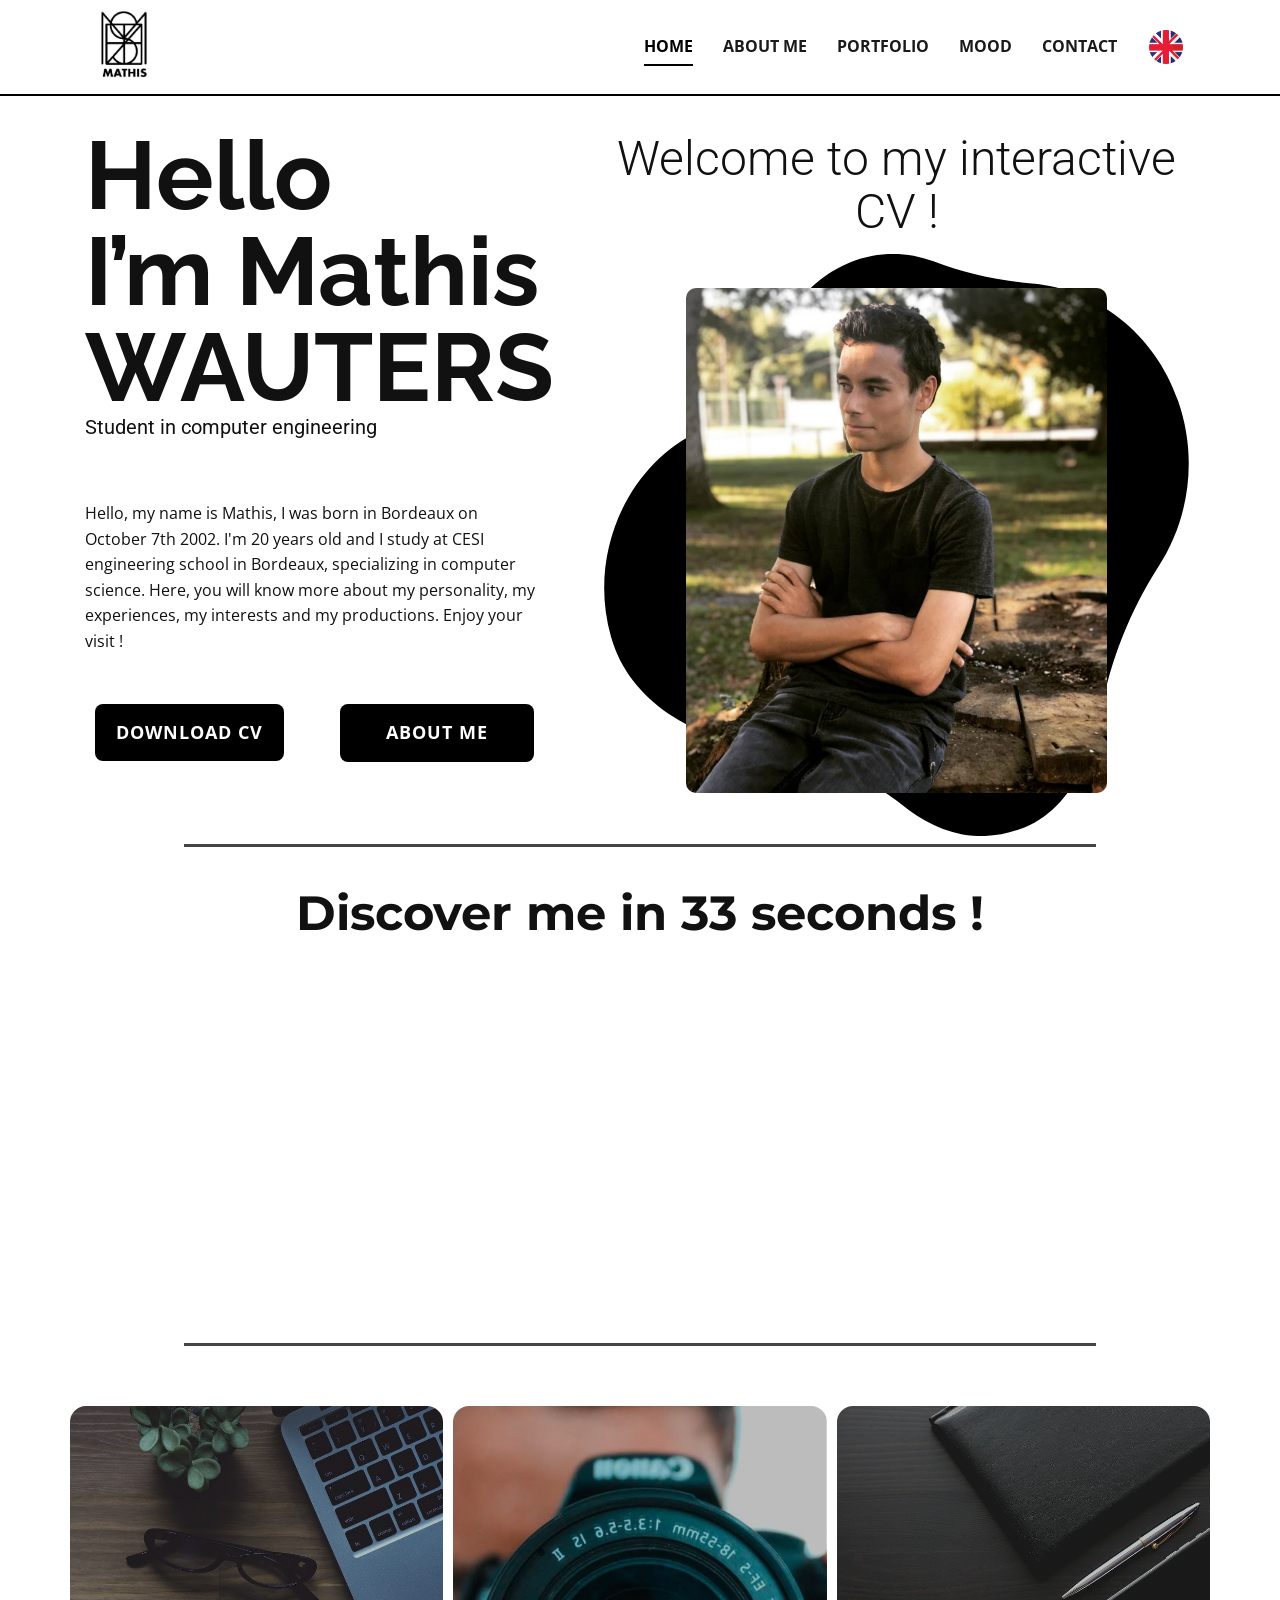
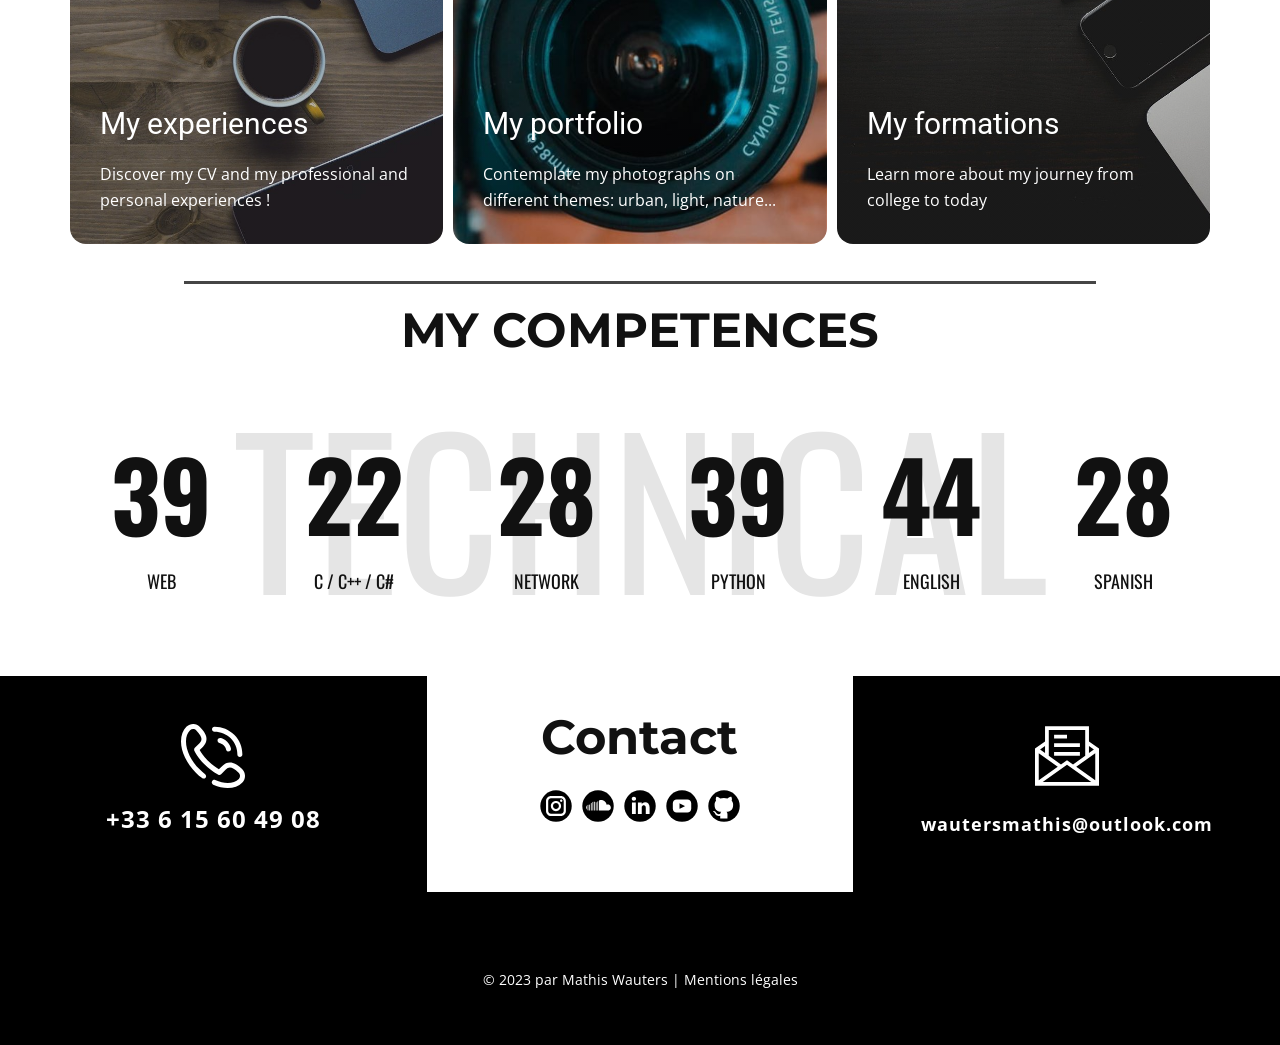
<file: en/index.html>
<!DOCTYPE html>
<html style="font-size: 16px;" lang="fr-FR"><head>
    <meta name="viewport" content="width=device-width, initial-scale=1.0">
    <meta charset="utf-8">
    <meta name="keywords" content="Mathis WAUTERS CV, portfolio, English, engineer">
    <meta name="description" content="Welcome to my Interactive Resume, here you will learn more about my personality, my experiences, my interests and my productions.">
    <meta name="page_type" content="np-template-header-footer-from-plugin">
    <meta property="og:title" content="Interactive CV Mathis WAUTERS">
    <meta property="og:description" content="Here, you will learn more about my personality, my experiences, my interests and my productions.">
    <meta property="og:image" content="http://en.mathiswauters.fr/images/Logofinal.jpg">
    <meta property="og:url" content="http://en.mathiswauters.fr">
    <title>Mathis WAUTERS - Home</title>
    <link rel="stylesheet" href="nicepage.css" media="screen">
<link rel="stylesheet" href="Mathis-WAUTERS---Home.css" media="screen">
    <script class="u-script" type="text/javascript" src="jquery.js" defer=""></script>
    <script class="u-script" type="text/javascript" src="nicepage.js" defer=""></script>
    <link rel="icon" href="images/favicon4.jpg">
    <link id="u-theme-google-font" rel="stylesheet" href="https://fonts.googleapis.com/css?family=Roboto:100,100i,300,300i,400,400i,500,500i,700,700i,900,900i|Open+Sans:300,300i,400,400i,500,500i,600,600i,700,700i,800,800i">
    <link id="u-page-google-font" rel="stylesheet" href="https://fonts.googleapis.com/css?family=Raleway:100,100i,200,200i,300,300i,400,400i,500,500i,600,600i,700,700i,800,800i,900,900i|Roboto:100,100i,300,300i,400,400i,500,500i,700,700i,900,900i|Montserrat:100,100i,200,200i,300,300i,400,400i,500,500i,600,600i,700,700i,800,800i,900,900i|Oswald:200,300,400,500,600,700">
    
    
    
    
    
    
    
    <script type="application/ld+json">{
		"@context": "http://schema.org",
		"@type": "Organization",
		"name": "Mathis WAUTERS EN",
		"logo": "images/petit16107080952654.jpg"
}</script>
    <meta name="theme-color" content="#478ac9">
    <meta property="og:type" content="website">
  </head>
  <body data-home-page="Mathis-WAUTERS---Home.html" data-home-page-title="Mathis WAUTERS - Home" class="u-body u-xl-mode"><header class="u-border-2 u-border-black u-border-no-left u-border-no-right u-border-no-top u-clearfix u-custom-border u-header u-header" id="sec-82a1"><div class="u-clearfix u-sheet u-sheet-1">
        <a href="https://mathiswauters.fr" class="u-image u-logo u-image-1" data-image-width="353" data-image-height="403" title="Mathis WAUTERS - Accueil">
          <img src="images/petit16107080952654.jpg" class="u-logo-image u-logo-image-1">
        </a>
        <nav class="u-menu u-menu-dropdown u-offcanvas u-menu-1" data-position="Menu">
          <div class="menu-collapse" style="font-size: 1rem; letter-spacing: 0px; font-weight: 700; text-transform: uppercase;">
            <a class="u-button-style u-custom-active-border-color u-custom-border u-custom-border-color u-custom-borders u-custom-hover-border-color u-custom-left-right-menu-spacing u-custom-padding-bottom u-custom-text-active-color u-custom-text-color u-custom-text-hover-color u-custom-top-bottom-menu-spacing u-nav-link u-text-active-palette-1-base u-text-hover-palette-2-base" href="#">
              <svg class="u-svg-link" viewBox="0 0 24 24"><use xmlns:xlink="http://www.w3.org/1999/xlink" xlink:href="#menu-hamburger"></use></svg>
              <svg class="u-svg-content" version="1.1" id="menu-hamburger" viewBox="0 0 16 16" x="0px" y="0px" xmlns:xlink="http://www.w3.org/1999/xlink" xmlns="http://www.w3.org/2000/svg"><g><rect y="1" width="16" height="2"></rect><rect y="7" width="16" height="2"></rect><rect y="13" width="16" height="2"></rect>
</g></svg>
            </a>
          </div>
          <div class="u-custom-menu u-nav-container">
            <ul class="u-nav u-spacing-30 u-unstyled u-nav-1"><li class="u-nav-item"><a class="u-border-2 u-border-active-black u-border-hover-black u-border-no-left u-border-no-right u-border-no-top u-button-style u-nav-link u-text-active-black u-text-grey-90 u-text-hover-grey-90" href="Mathis-WAUTERS---Home.html" style="padding: 10px 0px;">Home</a>
</li><li class="u-nav-item"><a class="u-border-2 u-border-active-black u-border-hover-black u-border-no-left u-border-no-right u-border-no-top u-button-style u-nav-link u-text-active-black u-text-grey-90 u-text-hover-grey-90" href="Mathis-WAUTERS---About-me.html" style="padding: 10px 0px;">About me</a>
</li><li class="u-nav-item"><a class="u-border-2 u-border-active-black u-border-hover-black u-border-no-left u-border-no-right u-border-no-top u-button-style u-nav-link u-text-active-black u-text-grey-90 u-text-hover-grey-90" href="Mathis-WAUTERS---Portfolio.html" style="padding: 10px 0px;">Portfolio</a>
</li><li class="u-nav-item"><a class="u-border-2 u-border-active-black u-border-hover-black u-border-no-left u-border-no-right u-border-no-top u-button-style u-nav-link u-text-active-black u-text-grey-90 u-text-hover-grey-90" href="MOOD.html" style="padding: 10px 0px;">MOOD</a>
</li><li class="u-nav-item"><a class="u-border-2 u-border-active-black u-border-hover-black u-border-no-left u-border-no-right u-border-no-top u-button-style u-nav-link u-text-active-black u-text-grey-90 u-text-hover-grey-90" href="Mathis-WAUTERS---Contact.html" style="padding: 10px 0px;">Contact</a>
</li></ul>
          </div>
          <div class="u-custom-menu u-nav-container-collapse">
            <div class="u-black u-container-style u-inner-container-layout u-opacity u-opacity-95 u-sidenav">
              <div class="u-inner-container-layout u-sidenav-overflow">
                <div class="u-menu-close"></div>
                <ul class="u-align-center u-nav u-popupmenu-items u-unstyled u-nav-2"><li class="u-nav-item"><a class="u-button-style u-nav-link" href="Mathis-WAUTERS---Home.html" style="padding: 10px 0px;">Home</a>
</li><li class="u-nav-item"><a class="u-button-style u-nav-link" href="Mathis-WAUTERS---About-me.html" style="padding: 10px 0px;">About me</a>
</li><li class="u-nav-item"><a class="u-button-style u-nav-link" href="Mathis-WAUTERS---Portfolio.html" style="padding: 10px 0px;">Portfolio</a>
</li><li class="u-nav-item"><a class="u-button-style u-nav-link" href="MOOD.html" style="padding: 10px 0px;">MOOD</a>
</li><li class="u-nav-item"><a class="u-button-style u-nav-link" href="Mathis-WAUTERS---Contact.html" style="padding: 10px 0px;">Contact</a>
</li></ul>
              </div>
            </div>
            <div class="u-black u-menu-overlay u-opacity u-opacity-70"></div>
          </div>
        </nav><span class="u-file-icon u-icon u-icon-1" data-href="http://en.mathiswauters.fr"><img src="images/323329.png" alt=""></span>
      </div></header>
    <section class="u-clearfix u-section-1" id="carousel_fb55">
      <div class="u-clearfix u-sheet u-valign-middle u-sheet-1">
        <div class="u-clearfix u-expanded-width u-gutter-0 u-layout-wrap u-layout-wrap-1">
          <div class="u-layout">
            <div class="u-layout-row">
              <div class="u-container-style u-layout-cell u-right-cell u-shape-rectangle u-size-27-xl u-size-30-lg u-size-30-md u-size-30-sm u-size-30-xs u-white u-layout-cell-1">
                <div class="u-container-layout u-container-layout-1">
                  <h2 class="u-align-left u-custom-font u-font-raleway u-text u-text-1">Hello <br>I’m Mathis WAUTERS
                  </h2>
                  <h5 class="u-align-center u-text u-text-2"> Student in computer engineering</h5>
                  <p class="u-align-left-md u-align-left-sm u-align-left-xs u-text u-text-3">Hello, my name is Mathis, I was born in Bordeaux on October 7th 2002. I'm 20 years old and I study at CESI engineering school in Bordeaux, specializing in computer science. Here, you will know more about my personality, my experiences, my interests and my productions. Enjoy your visit !</p>
                  <a href="files/MathisWAUTERSCV-EN-11.pdf" class="u-active-grey-25 u-align-center u-black u-border-none u-btn u-btn-round u-button-style u-file-link u-hidden-xs u-hover-grey-25 u-radius-8 u-text-active-black u-text-body-alt-color u-text-hover-white u-btn-1">Download cV</a>
                  <a href="Mathis-WAUTERS---About-me.html" data-page-id="10380324" class="u-active-grey-25 u-align-center u-black u-border-none u-btn u-btn-round u-button-style u-hidden-xs u-hover-grey-25 u-radius-8 u-text-active-black u-text-body-alt-color u-text-hover-white u-btn-2">ABOUT ME</a>
                </div>
              </div>
              <div class="u-align-center u-container-style u-layout-cell u-left-cell u-size-30-lg u-size-30-md u-size-30-sm u-size-30-xs u-size-33-xl u-layout-cell-2">
                <div class="u-container-layout u-container-layout-2">
                  <h1 class="u-hidden-sm u-hidden-xs u-text u-text-4"> Welcome to my interactive CV !</h1>
                  <div class="u-expanded-width-xs u-shape u-shape-svg u-text-black u-shape-1">
                    <svg class="u-svg-link" preserveAspectRatio="none" viewBox="0 0 160 150" style=""><use xmlns:xlink="http://www.w3.org/1999/xlink" xlink:href="#svg-dd3d"></use></svg>
                    <svg xmlns="http://www.w3.org/2000/svg" xmlns:xlink="http://www.w3.org/1999/xlink" version="1.1" xml:space="preserve" class="u-svg-content" viewBox="0 0 160 150" x="0px" y="0px" id="svg-dd3d"><path d="M43.2,126.9c14.2,1.3,27.6,7,39.1,15.6c8.3,6.1,19.4,10.3,32.7,5.3c11.7-4.4,18.6-17.4,21-30.2c2.6-13.3,8.1-25.9,15.7-37.1
	c8.3-12.1,10.8-27.9,5.3-42.7C150.5,20.3,134.6,9,117,7.6C107.9,6.9,98.8,5,90.1,1.9C83-0.6,75-0.7,67.4,2.1
	c-9.9,3.7-17,11.6-20.1,21c-3.3,10.1-10.9,18-20.6,22.2c-0.1,0-0.1,0.1-0.2,0.1c-20.3,8.9-31,32-24.6,53.2
	C6.9,115.6,25.2,125.2,43.2,126.9z"></path></svg>
                  </div>
                  <img class="u-image u-image-round u-radius-10 u-image-1" src="images/Capture.PNG" alt="" data-image-width="738" data-image-height="886">
                </div>
              </div>
            </div>
          </div>
        </div>
        <div class="u-border-3 u-border-grey-dark-1 u-expanded-width-md u-expanded-width-sm u-expanded-width-xs u-line u-line-horizontal u-line-1"></div>
      </div>
    </section>
    <section class="u-align-center u-clearfix u-white u-section-2" id="sec-21e4">
      <div class="u-clearfix u-sheet u-valign-middle-md u-sheet-1">
        <h2 class="u-custom-font u-font-montserrat u-text u-text-1">Discover me in 33 seconds !</h2>
        <div class="u-expanded-width-xl u-list u-list-1">
          <div class="u-repeater u-repeater-1">
            <div class="u-container-style u-custom-item u-file-link u-list-item u-radius-30 u-repeater-item u-shape-round u-uploaded-video u-video" data-href="files/CVVideoEN-1.mp4">
              <div class="u-background-video u-expanded" style="">
                <div class="embed-responsive">
                  <video class="embed-responsive-item" data-autoplay="1" loop="" muted="" autoplay="autoplay" playsinline="">
                    <source src="files/CVVideoEN-1.mp4" type="video/mp4">
                    <p>Your browser does not support HTML5 video.</p>
                  </video>
                </div>
              </div>
              <div class="u-container-layout u-similar-container u-container-layout-1"></div>
            </div>
          </div>
        </div>
        <div class="u-border-3 u-border-grey-dark-1 u-expanded-width-xs u-line u-line-horizontal u-line-1"></div>
      </div>
    </section>
    <section class="u-clearfix u-section-3" id="sec-1824">
      <div class="u-clearfix u-sheet u-valign-middle-md u-valign-middle-sm u-valign-middle-xs u-sheet-1">
        <div class="u-expanded-width u-list u-list-1">
          <div class="u-repeater u-repeater-1">
            <div class="u-container-style u-image u-image-round u-list-item u-radius-16 u-repeater-item u-shading u-image-1" data-image-width="150" data-image-height="99" data-href="Mathis-WAUTERS---About-me.html#sec-b8e4" data-page-id="10380324">
              <div class="u-container-layout u-similar-container u-valign-top u-container-layout-1">
                <h3 class="u-text u-text-default u-text-1">
                  <a class="u-active-none u-border-none u-btn u-button-link u-button-style u-hover-none u-none u-text-body-alt-color u-btn-1" href="Mathis-WAUTERS---About-me.html" data-page-id="10380324">My experiences</a>
                </h3>
                <p class="u-text u-text-default u-text-2"> Discover my CV and my professional and personal experiences !</p>
              </div>
            </div>
            <div class="u-container-style u-image u-image-round u-list-item u-radius-16 u-repeater-item u-shading u-image-2" data-image-width="931" data-image-height="619" data-href="Mathis-WAUTERS---Portfolio.html" data-page-id="30402758">
              <div class="u-container-layout u-similar-container u-valign-top u-container-layout-2">
                <h3 class="u-text u-text-default u-text-3">
                  <a class="u-active-none u-border-none u-btn u-button-link u-button-style u-hover-none u-none u-text-white u-btn-2" href="Mathis-WAUTERS---Portfolio.html" data-page-id="30402758">My portfolio</a>
                </h3>
                <p class="u-text u-text-default u-text-4">Contemplate my photographs on different themes: urban, light, nature...</p>
              </div>
            </div>
            <div class="u-container-style u-image u-image-round u-list-item u-radius-16 u-repeater-item u-shading u-image-3" data-image-width="1280" data-image-height="853" data-href="Mathis-WAUTERS---About-me.html#carousel_fa4b" data-page-id="10380324">
              <div class="u-container-layout u-similar-container u-valign-top u-container-layout-3">
                <h3 class="u-text u-text-default u-text-5">
                  <a class="u-active-none u-border-none u-btn u-button-link u-button-style u-hover-none u-none u-text-body-alt-color u-btn-3" href="Mathis-WAUTERS---About-me.html" data-page-id="10380324">My formations</a>
                </h3>
                <p class="u-text u-text-default u-text-6">Learn more about my journey from college to today&nbsp;</p>
              </div>
            </div>
          </div>
        </div>
        <div class="u-border-3 u-border-grey-dark-1 u-line u-line-horizontal u-line-1"></div>
        <h1 class="u-align-center u-custom-font u-font-montserrat u-text u-text-7">MY COMPETENCES</h1>
      </div>
    </section>
    <section class="u-align-center-lg u-align-center-md u-align-left-sm u-align-left-xs u-clearfix u-section-4" id="carousel_b328">
      <div class="u-clearfix u-sheet u-valign-middle-md u-valign-middle-sm u-valign-middle-xs u-sheet-1">
        <h2 class="u-align-center u-custom-font u-font-oswald u-text u-text-grey-10 u-text-1">Technical</h2>
        <div class="u-expanded-width-lg u-expanded-width-md u-expanded-width-sm u-expanded-width-xs u-list u-list-1">
          <div class="u-repeater u-repeater-1">
            <div class="u-align-center-xl u-align-left-lg u-align-left-md u-align-left-sm u-align-left-xs u-container-style u-list-item u-repeater-item">
              <div class="u-container-layout u-similar-container u-valign-top-lg u-container-layout-1">
                <h3 class="u-custom-font u-font-oswald u-text u-text-2" data-animation-name="counter" data-animation-event="scroll" data-animation-duration="3000">70</h3>
                <h6 class="u-custom-font u-font-oswald u-text u-text-default u-text-3">WEB</h6>
              </div>
            </div>
            <div class="u-align-center-xl u-align-left-lg u-align-left-md u-align-left-sm u-align-left-xs u-container-style u-list-item u-repeater-item">
              <div class="u-container-layout u-similar-container u-valign-top-lg u-container-layout-2">
                <h3 class="u-custom-font u-font-oswald u-text u-text-4" data-animation-name="counter" data-animation-event="scroll" data-animation-duration="3000">40</h3>
                <h6 class="u-custom-font u-font-oswald u-text u-text-default u-text-5">C / C++ / C#</h6>
              </div>
            </div>
            <div class="u-align-center-xl u-align-left-lg u-align-left-md u-align-left-sm u-align-left-xs u-container-style u-list-item u-repeater-item">
              <div class="u-container-layout u-similar-container u-valign-top-lg u-container-layout-3">
                <h3 class="u-custom-font u-font-oswald u-text u-text-6" data-animation-name="counter" data-animation-event="scroll" data-animation-duration="3000">50<br>
                </h3>
                <h6 class="u-custom-font u-font-oswald u-text u-text-default u-text-7">NETWORK</h6>
              </div>
            </div>
            <div class="u-align-center-xl u-align-left-lg u-align-left-md u-align-left-sm u-align-left-xs u-container-style u-list-item u-repeater-item">
              <div class="u-container-layout u-similar-container u-valign-top-lg u-container-layout-4">
                <h3 class="u-custom-font u-font-oswald u-text u-text-8" data-animation-name="counter" data-animation-event="scroll" data-animation-duration="3000">70</h3>
                <h6 class="u-custom-font u-font-oswald u-text u-text-default u-text-9">Python</h6>
              </div>
            </div>
            <div class="u-align-center-xl u-align-left-lg u-align-left-md u-align-left-sm u-align-left-xs u-container-style u-list-item u-repeater-item">
              <div class="u-container-layout u-similar-container u-valign-top-lg u-container-layout-5">
                <h3 class="u-custom-font u-font-oswald u-text u-text-10" data-animation-name="counter" data-animation-event="scroll" data-animation-duration="3000">80</h3>
                <h6 class="u-custom-font u-font-oswald u-text u-text-default u-text-11">English</h6>
              </div>
            </div>
            <div class="u-align-center-xl u-align-left-lg u-align-left-md u-align-left-sm u-align-left-xs u-container-style u-list-item u-repeater-item">
              <div class="u-container-layout u-similar-container u-valign-top-lg u-container-layout-6">
                <h3 class="u-custom-font u-font-oswald u-text u-text-12" data-animation-name="counter" data-animation-event="scroll" data-animation-duration="3000">50</h3>
                <h6 class="u-custom-font u-font-oswald u-text u-text-default u-text-13">Spanish</h6>
              </div>
            </div>
          </div>
        </div>
      </div>
    </section>
    <section class="u-align-center u-clearfix u-valign-middle u-section-5" id="carousel_7e4b">
      <div class="u-clearfix u-expanded-width u-layout-wrap u-layout-wrap-1">
        <div class="u-layout">
          <div class="u-layout-col">
            <div class="u-size-60">
              <div class="u-layout-row">
                <div class="u-align-center u-black u-container-style u-layout-cell u-left-cell u-size-20-lg u-size-20-xl u-size-22-md u-size-22-sm u-size-22-xs u-layout-cell-1">
                  <div class="u-container-layout u-valign-top-lg u-valign-top-md u-valign-top-sm u-valign-top-xs u-container-layout-1"><span class="u-icon u-icon-circle u-text-white u-icon-1"><svg class="u-svg-link" preserveAspectRatio="xMidYMin slice" viewBox="0 0 511.999 511.999" style=""><use xmlns:xlink="http://www.w3.org/1999/xlink" xlink:href="#svg-0d08"></use></svg><svg class="u-svg-content" viewBox="0 0 511.999 511.999" x="0px" y="0px" id="svg-0d08" style="enable-background:new 0 0 511.999 511.999;"><g><g><g><path d="M267.998,61.092c0.337,0,0.665-0.002,1-0.002c48.74,0,94.412,18.844,128.686,53.118     c34.557,34.557,53.459,80.618,53.225,129.697c-0.052,11.045,8.859,20.042,19.905,20.095c0.033,0,0.064,0,0.097,0     c10.999,0,19.944-8.892,19.997-19.905c0.285-59.837-22.778-116.009-64.94-158.172C384.134,44.088,328.43,21.09,269.004,21.09     c-0.365,0-0.733,0.001-1.099,0.002c-11.046,0.053-19.957,9.05-19.905,20.095C248.053,52.2,256.997,61.092,267.998,61.092z"></path><path d="M511.949,412.553c-0.714-19.805-8.964-38.287-23.229-52.042c-27.931-26.933-51.332-42.481-73.646-48.929     c-30.75-8.887-59.226-0.805-84.641,24.016c-0.038,0.037-0.077,0.075-0.115,0.113l-27.066,26.865     c-16.811-9.444-49.491-30.227-85.234-65.971l-2.632-2.63c-35.508-35.507-56.423-68.373-65.939-85.253l26.839-27.041     c0.038-0.038,0.075-0.076,0.113-0.115c24.821-25.414,32.902-53.892,24.016-84.64c-6.448-22.313-21.995-45.715-48.929-73.646     C137.731,9.015,119.249,0.765,99.446,0.051C79.647-0.662,60.614,6.232,45.865,19.472l-0.574,0.516     c-0.267,0.239-0.527,0.486-0.78,0.739c-29.36,29.358-44.75,70.46-44.508,118.861c0.41,82.22,45.599,176.249,120.879,251.528     c0.063,0.063,0.125,0.124,0.188,0.186c14.152,14.132,30.22,28.116,47.762,41.567c8.765,6.721,21.319,5.063,28.041-3.702     c6.721-8.766,5.064-21.32-3.702-28.041c-16.236-12.448-31.041-25.333-44.004-38.296c-0.062-0.062-0.124-0.124-0.187-0.185     C81.095,294.683,40.361,211.239,40.002,139.387c-0.186-37.276,11.027-68.389,32.431-90.014l0.153-0.138     c14.538-13.048,36.548-12.254,50.108,1.808c51.781,53.698,48.031,79.049,25.151,102.511l-37.074,37.353     c-5.814,5.858-7.433,14.686-4.075,22.226c0.941,2.114,23.709,52.427,80.414,109.132l2.632,2.629     c56.698,56.699,107.011,79.466,109.125,80.408c7.54,3.359,16.368,1.739,22.226-4.075l37.346-37.068     c23.466-22.883,48.818-26.638,102.518,25.145c14.062,13.56,14.856,35.57,1.81,50.105l-0.141,0.157     c-21.45,21.229-52.231,32.433-89.102,32.433c-0.303,0-0.608,0-0.912-0.002c-29.471-0.147-63.598-8.226-98.689-23.362     c-10.142-4.376-21.911,0.3-26.286,10.443c-4.375,10.142,0.301,21.911,10.443,26.286c40.562,17.496,79.029,26.456,114.332,26.633     c0.375,0.001,0.748,0.002,1.122,0.002c47.914-0.001,88.608-15.379,117.738-44.51c0.254-0.254,0.5-0.513,0.739-0.78l0.519-0.577     C505.766,451.385,512.663,432.357,511.949,412.553z"></path><path d="M369.457,142.549c-21.453-21.454-42.043-27.147-51.939-29.884c-10.649-2.945-21.663,3.299-24.607,13.946     c-2.944,10.646,3.299,21.663,13.946,24.607c8.092,2.238,20.32,5.62,34.316,19.615c13.473,13.473,17.052,25.636,19.421,33.685     l0.289,0.979c2.574,8.697,10.538,14.329,19.169,14.329c1.88,0.001,3.792-0.267,5.686-0.828     c10.591-3.135,16.636-14.263,13.5-24.854l-0.271-0.918C395.882,182.744,390.14,163.232,369.457,142.549z"></path>
</g>
</g>
</g></svg></span>
                    <a href="tel:+33615604908" class="u-align-center u-btn u-button-style u-none u-text-active-white u-text-hover-white u-text-white u-btn-1">+33 6 15 60 49 08</a>
                  </div>
                </div>
                <div class="u-align-left u-container-style u-layout-cell u-size-16-md u-size-16-sm u-size-16-xs u-size-20-lg u-size-20-xl u-white u-layout-cell-2">
                  <div class="u-container-layout u-container-layout-2">
                    <h2 class="u-align-center u-custom-font u-font-montserrat u-text u-text-1">Contact</h2>
                    <div class="u-social-icons u-spacing-10 u-social-icons-1">
                      <a class="u-social-url" title="instagram" target="_blank" href="https://instagram.com/mathis_waut"><span class="u-icon u-social-icon u-social-instagram u-text-black u-icon-2"><svg class="u-svg-link" preserveAspectRatio="xMidYMin slice" viewBox="0 0 112 112" style=""><use xmlns:xlink="http://www.w3.org/1999/xlink" xlink:href="#svg-0cc9"></use></svg><svg class="u-svg-content" viewBox="0 0 112 112" x="0" y="0" id="svg-0cc9"><circle fill="currentColor" cx="56.1" cy="56.1" r="55"></circle><path fill="#FFFFFF" d="M55.9,38.2c-9.9,0-17.9,8-17.9,17.9C38,66,46,74,55.9,74c9.9,0,17.9-8,17.9-17.9C73.8,46.2,65.8,38.2,55.9,38.2
z M55.9,66.4c-5.7,0-10.3-4.6-10.3-10.3c-0.1-5.7,4.6-10.3,10.3-10.3c5.7,0,10.3,4.6,10.3,10.3C66.2,61.8,61.6,66.4,55.9,66.4z"></path><path fill="#FFFFFF" d="M74.3,33.5c-2.3,0-4.2,1.9-4.2,4.2s1.9,4.2,4.2,4.2s4.2-1.9,4.2-4.2S76.6,33.5,74.3,33.5z"></path><path fill="#FFFFFF" d="M73.1,21.3H38.6c-9.7,0-17.5,7.9-17.5,17.5v34.5c0,9.7,7.9,17.6,17.5,17.6h34.5c9.7,0,17.5-7.9,17.5-17.5V38.8
C90.6,29.1,82.7,21.3,73.1,21.3z M83,73.3c0,5.5-4.5,9.9-9.9,9.9H38.6c-5.5,0-9.9-4.5-9.9-9.9V38.8c0-5.5,4.5-9.9,9.9-9.9h34.5
c5.5,0,9.9,4.5,9.9,9.9V73.3z"></path></svg></span>
                      </a>
                      <a class="u-social-url" target="_blank" data-type="Soundcloud" title="Soundcloud" href="https://soundcloud.com/mathis-wauters"><span class="u-icon u-social-icon u-social-soundcloud u-text-black u-icon-3"><svg class="u-svg-link" preserveAspectRatio="xMidYMin slice" viewBox="0 0 112 112" style=""><use xmlns:xlink="http://www.w3.org/1999/xlink" xlink:href="#svg-6761"></use></svg><svg class="u-svg-content" viewBox="0 0 112 112" x="0" y="0" id="svg-6761"><circle fill="currentColor" cx="56.1" cy="56.1" r="55"></circle><path fill="#FFFFFF" d="M100.7,59.4c-2.1-10.1-12.2-8.7-14.4-7.6c0,0-0.6-12.8-13.9-16.2c0,0-7-2-12.9,1.5v35c0.9,0,1.8,0,2.7,0
	c2.2,0,4.4,0,6.5,0c2.8,0,5.5,0,8.3,0c2.7,0,5.4,0,8,0c2.1,0,4.1,0,6.2,0c1.6,0,2.6-0.5,3.9-1.1C98,69.3,102.1,66,100.7,59.4z"></path><polygon fill="#FFFFFF" points="53.8,72 56.6,72 56.6,38.7 53.8,41.2 "></polygon><polygon fill="#FFFFFF" points="48.2,72 50.9,72 50.9,43.5 48.2,42 "></polygon><polygon fill="#FFFFFF" points="42.5,72 45.2,72 45.2,41.3 42.5,40.9 "></polygon><polygon fill="#FFFFFF" points="36.7,72 39.4,72 39.4,41.3 36.7,42.4 "></polygon><polygon fill="#FFFFFF" points="31,72 33.8,72 33.8,44.3 31,47 "></polygon><polygon fill="#FFFFFF" points="25.3,72 28,72 28,51.6 25.3,51 "></polygon><polygon fill="#FFFFFF" points="19.6,70.8 22.3,72 22.3,51.2 19.6,52.3 "></polygon><path fill="#FFFFFF" d="M16.9,68.6V54.5C16.9,54.5,10.4,60.9,16.9,68.6z"></path></svg></span>
                      </a>
                      <a class="u-social-url" target="_blank" data-type="LinkedIn" title="LinkedIn" href="https://www.linkedin.com/in/mathiswauters/"><span class="u-icon u-social-icon u-social-linkedin u-text-black u-icon-4"><svg class="u-svg-link" preserveAspectRatio="xMidYMin slice" viewBox="0 0 112 112" style=""><use xmlns:xlink="http://www.w3.org/1999/xlink" xlink:href="#svg-80cb"></use></svg><svg class="u-svg-content" viewBox="0 0 112 112" x="0" y="0" id="svg-80cb"><circle fill="currentColor" cx="56.1" cy="56.1" r="55"></circle><path fill="#FFFFFF" d="M41.3,83.7H27.9V43.4h13.4V83.7z M34.6,37.9L34.6,37.9c-4.6,0-7.5-3.1-7.5-7c0-4,3-7,7.6-7s7.4,3,7.5,7
            C42.2,34.8,39.2,37.9,34.6,37.9z M89.6,83.7H76.2V62.2c0-5.4-1.9-9.1-6.8-9.1c-3.7,0-5.9,2.5-6.9,4.9c-0.4,0.9-0.4,2.1-0.4,3.3v22.5
            H48.7c0,0,0.2-36.5,0-40.3h13.4v5.7c1.8-2.7,5-6.7,12.1-6.7c8.8,0,15.4,5.8,15.4,18.1V83.7z"></path></svg></span>
                      </a>
                      <a class="u-social-url" target="_blank" data-type="YouTube" title="YouTube" href="https://www.youtube.com/channel/UCYos_1NQ1msrE0L66Jc0PIA"><span class="u-icon u-social-icon u-social-youtube u-text-black u-icon-5"><svg class="u-svg-link" preserveAspectRatio="xMidYMin slice" viewBox="0 0 112 112" style=""><use xmlns:xlink="http://www.w3.org/1999/xlink" xlink:href="#svg-a6c1"></use></svg><svg class="u-svg-content" viewBox="0 0 112 112" x="0" y="0" id="svg-a6c1"><circle fill="currentColor" cx="56.1" cy="56.1" r="55"></circle><path fill="#FFFFFF" d="M74.9,33.3H37.3c-7.4,0-13.4,6-13.4,13.4v18.8c0,7.4,6,13.4,13.4,13.4h37.6c7.4,0,13.4-6,13.4-13.4V46.7 C88.3,39.3,82.3,33.3,74.9,33.3L74.9,33.3z M65.9,57l-17.6,8.4c-0.5,0.2-1-0.1-1-0.6V47.5c0-0.5,0.6-0.9,1-0.6l17.6,8.9 C66.4,56,66.4,56.8,65.9,57L65.9,57z"></path></svg></span>
                      </a>
                      <a class="u-social-url" target="_blank" data-type="Github" title="Github" href="https://github.com/DrPicode"><span class="u-icon u-social-github u-social-icon u-text-black u-icon-6"><svg class="u-svg-link" preserveAspectRatio="xMidYMin slice" viewBox="0 0 112 112" style=""><use xmlns:xlink="http://www.w3.org/1999/xlink" xlink:href="#svg-49d8"></use></svg><svg class="u-svg-content" viewBox="0 0 112 112" x="0" y="0" id="svg-49d8"><circle fill="currentColor" cx="56.1" cy="56.1" r="55"></circle><path fill="#FFFFFF" d="M88,51.3c0-5.5-1.9-10.2-5.3-13.7c0.6-1.3,2.3-6.5-0.5-13.5c0,0-4.2-1.4-14,5.3c-4.1-1.1-8.4-1.7-12.7-1.8
	c-4.3,0-8.7,0.6-12.7,1.8c-9.7-6.6-14-5.3-14-5.3c-2.8,7-1,12.2-0.5,13.5C25,41.2,23,45.7,23,51.3c0,19.6,11.9,23.9,23.3,25.2
	c-1.5,1.3-2.8,3.5-3.2,6.8c-3,1.3-10.2,3.6-14.9-4.3c0,0-2.7-4.9-7.8-5.3c0,0-5-0.1-0.4,3.1c0,0,3.3,1.6,5.6,7.5c0,0,3,9.1,17.2,6
	c0,4.3,0.1,8.3,0.1,9.5h25.2c0-1.7,0.1-7.2,0.1-14c0-4.7-1.7-7.9-3.4-9.4C76,75.2,88,70.9,88,51.3z"></path></svg></span>
                      </a>
                    </div>
                  </div>
                </div>
                <div class="u-align-center u-black u-container-style u-layout-cell u-right-cell u-size-20-lg u-size-20-xl u-size-22-md u-size-22-sm u-size-22-xs u-layout-cell-3">
                  <div class="u-container-layout u-valign-top-lg u-container-layout-3"><span class="u-icon u-icon-circle u-text-white u-icon-7"><svg class="u-svg-link" preserveAspectRatio="xMidYMin slice" viewBox="0 0 511.998 511.998" style=""><use xmlns:xlink="http://www.w3.org/1999/xlink" xlink:href="#svg-a61a"></use></svg><svg class="u-svg-content" viewBox="0 0 511.998 511.998" id="svg-a61a"><g><path d="m431.665 139.258v-122.04h-351.332v122.04l-80.333 57.38v298.142h511.998v-298.142zm-249.673 202.811-151.992 108.564v-217.128zm74.007-15.994 194.191 138.705h-388.382zm74.007 15.994 151.992-108.564v217.127zm141.185-137.712-39.526 28.232v-56.464zm-69.526-157.139v206.8l-97.466 69.618-48.2-34.428-48.2 34.428-97.466-69.618v-206.8zm-321.332 185.372-39.526-28.232 39.526-28.232z"></path><path d="m152.716 86.074h103.283v30h-103.283z"></path><path d="m152.716 154.929h206.566v30h-206.566z"></path><path d="m152.716 223.785h206.566v30h-206.566z"></path>
</g></svg></span>
                    <a href="mailto:wautersmathis@outlook.com" class="u-align-center u-btn u-button-style u-none u-text-active-white u-text-hover-white u-text-white u-btn-2">wautersmathis@outlook.com</a>
                  </div>
                </div>
              </div>
            </div>
          </div>
        </div>
      </div>
    </section>
    
    
    
    <footer class="u-align-center u-black u-clearfix u-footer u-footer" id="sec-4aad"><div class="u-clearfix u-sheet u-valign-middle u-sheet-1">
        <p class="u-small-text u-text u-text-variant u-text-1">
          <br>© 2023 par Mathis Wauters | <a href="files/Legalnotice-1.pdf" class="u-active-none u-border-none u-btn u-button-link u-button-style u-file-link u-hover-none u-none u-text-body-alt-color u-btn-1">Mentions légales</a>
        </p>
      </div></footer>
  
</body></html>
</file>
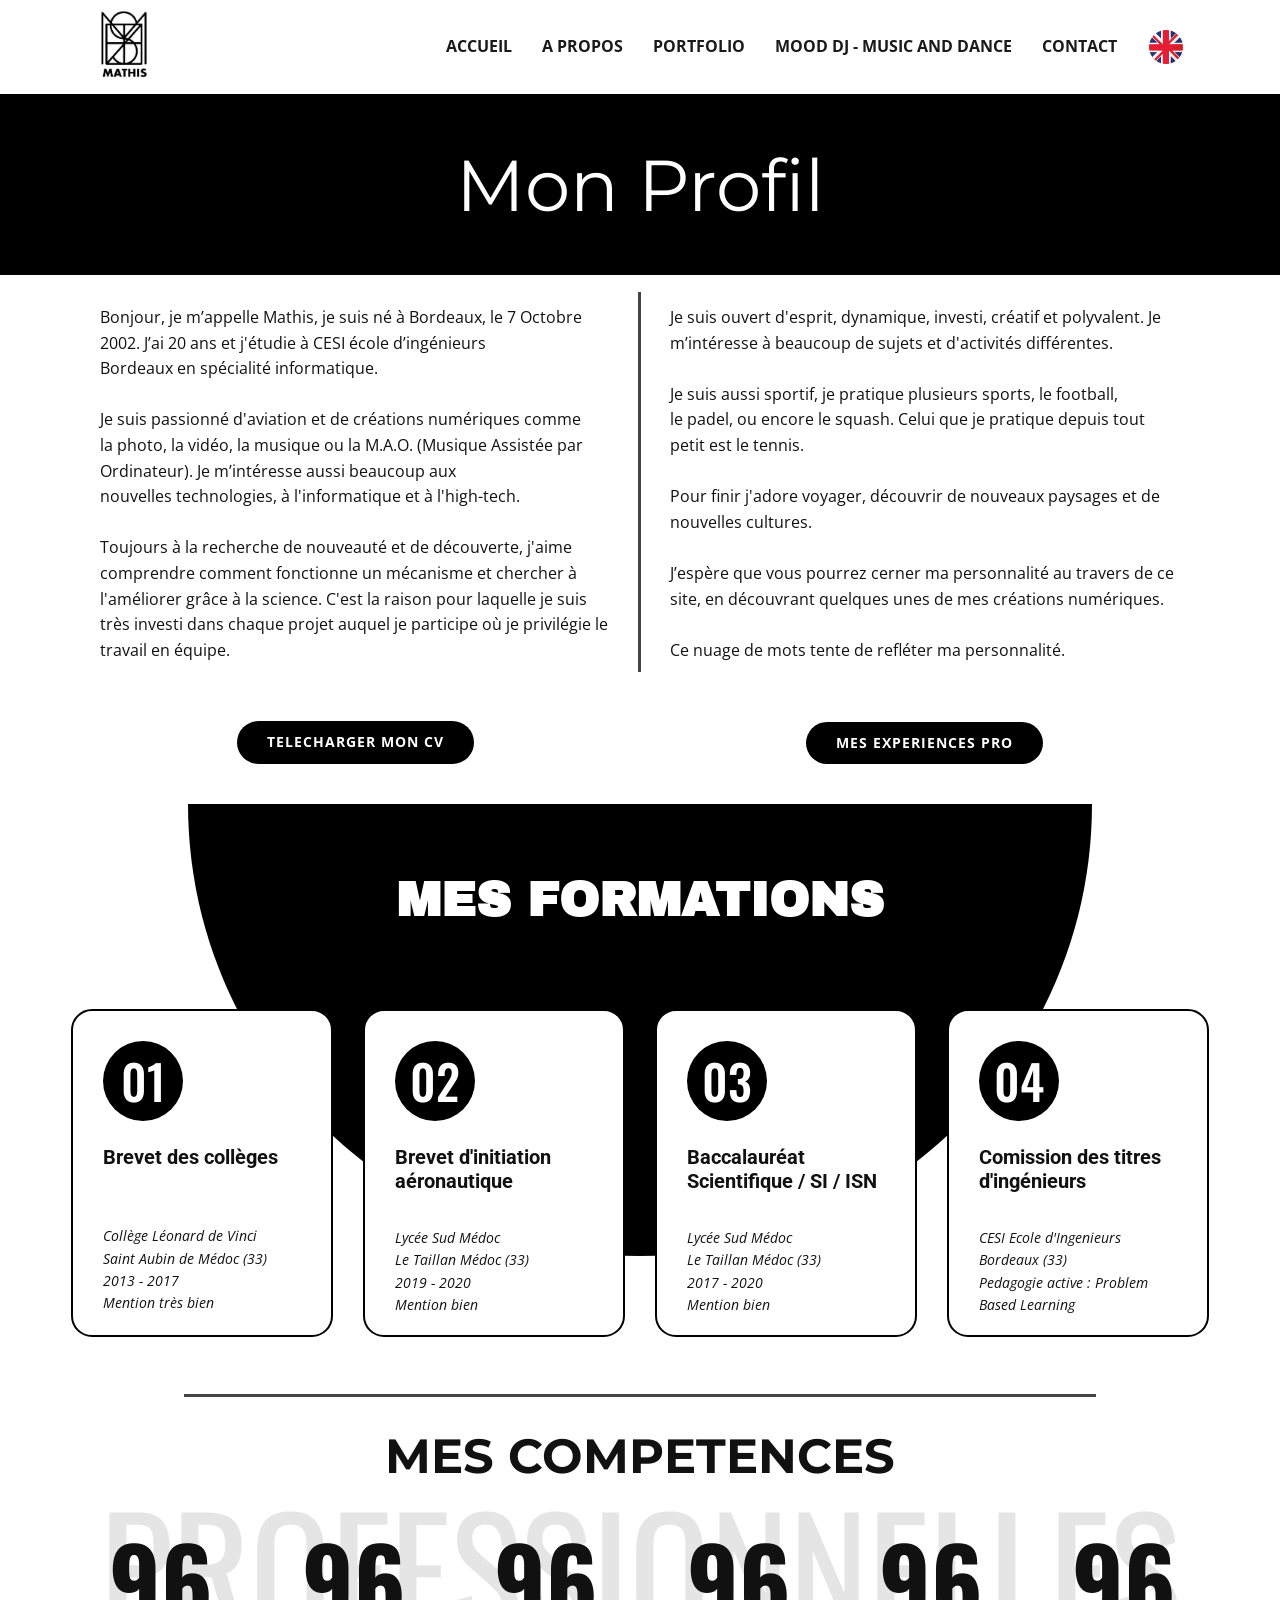
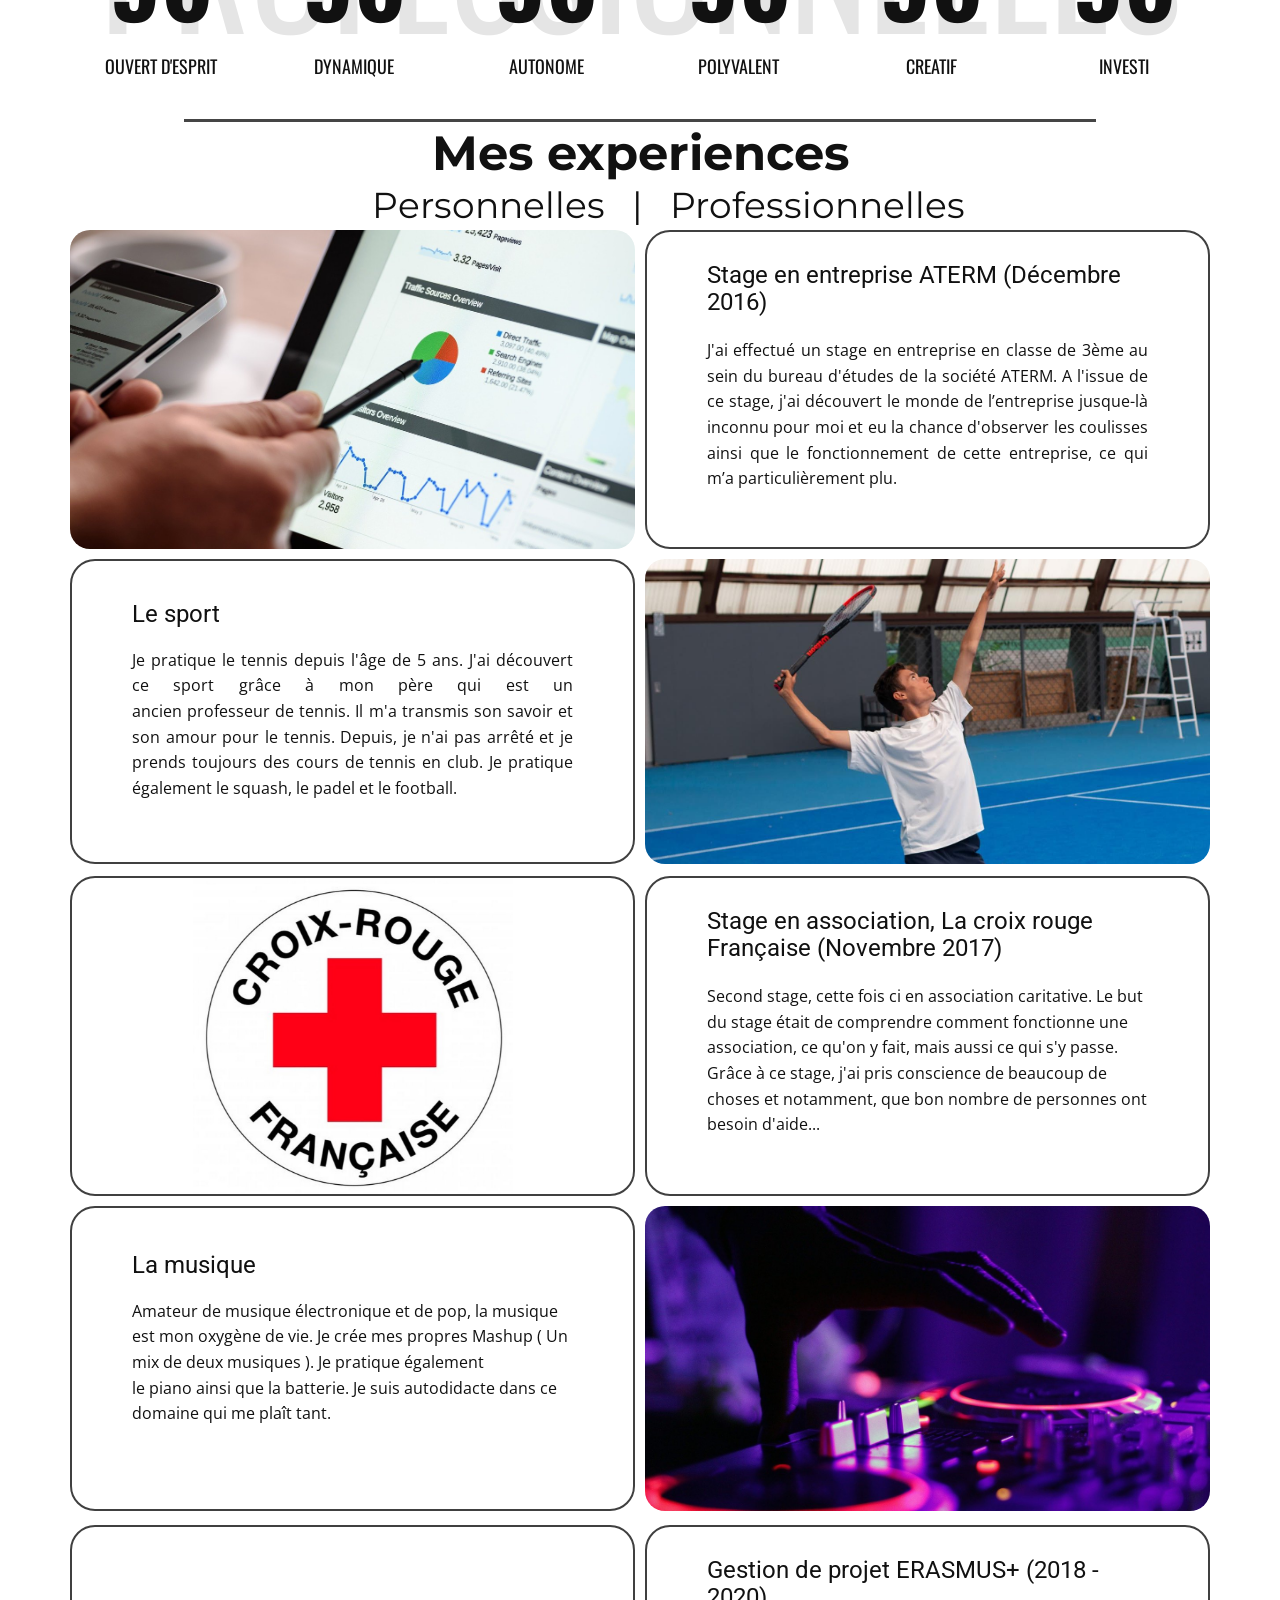
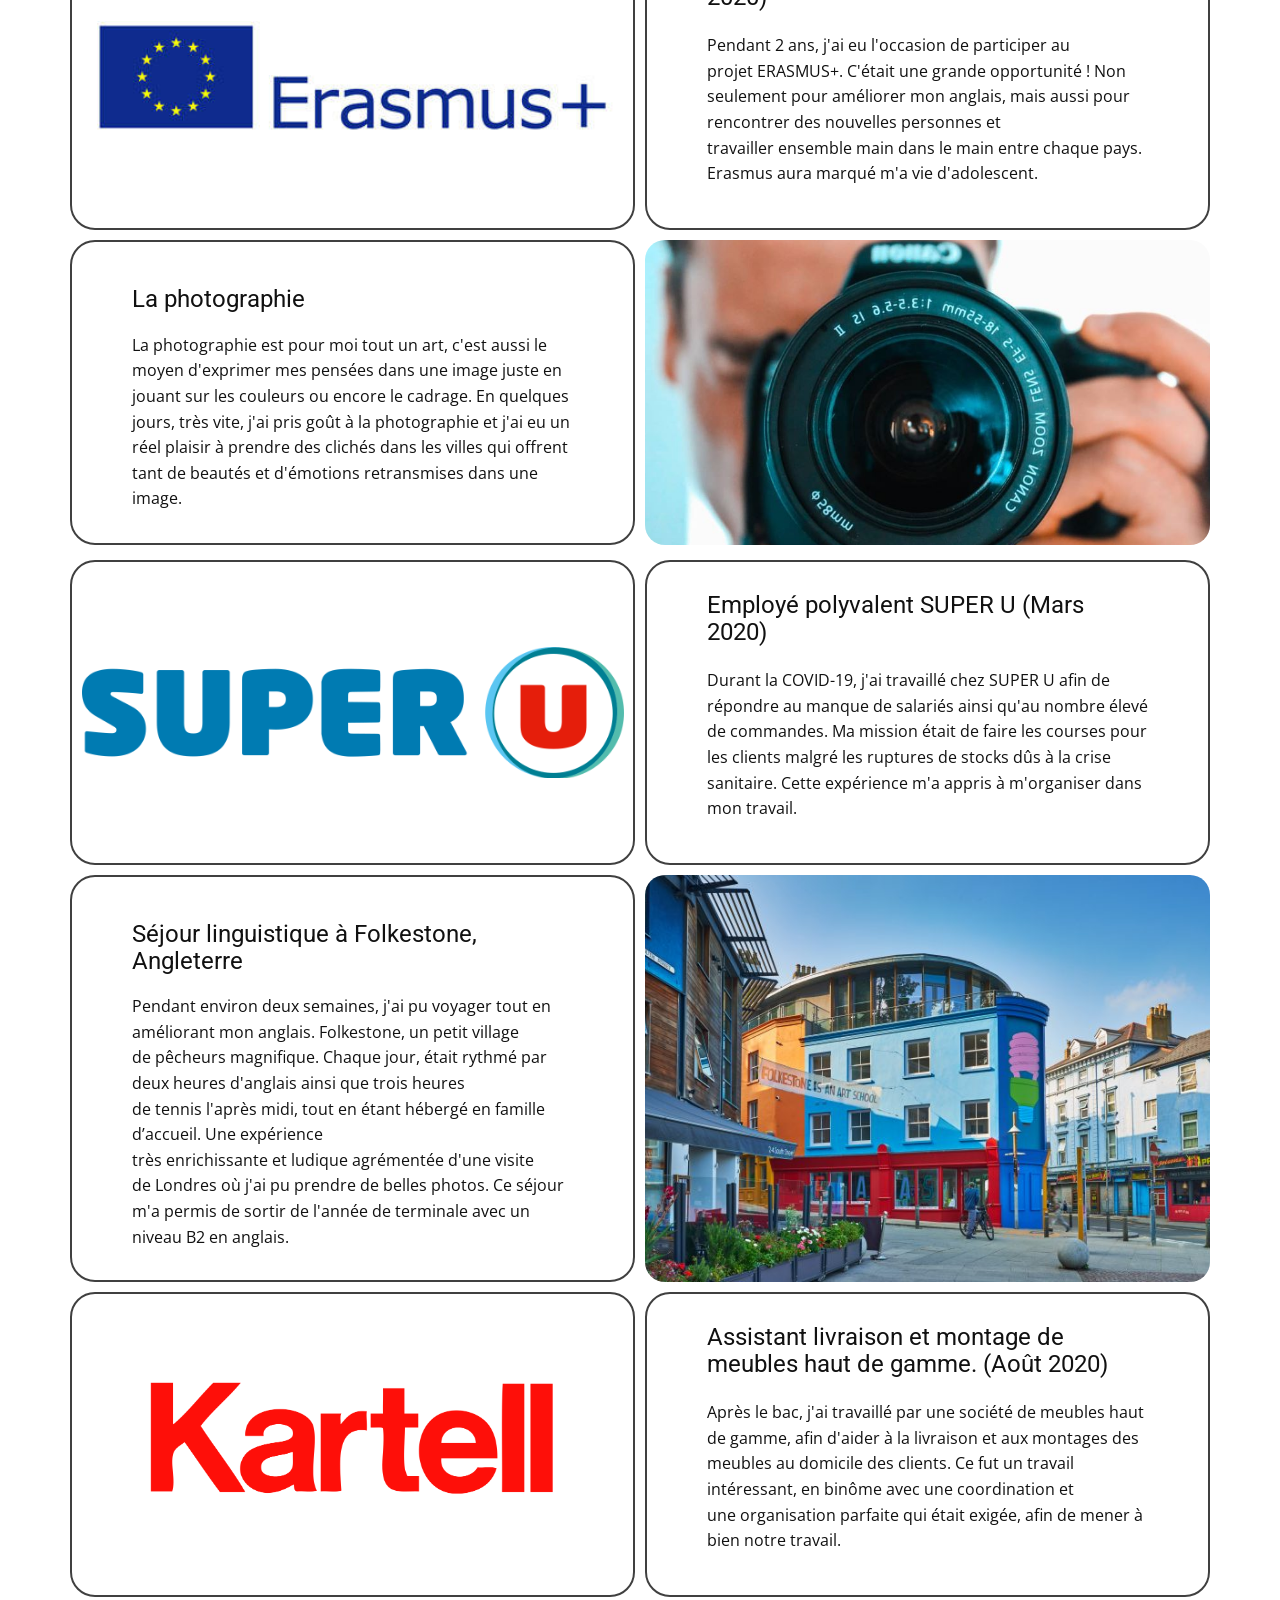
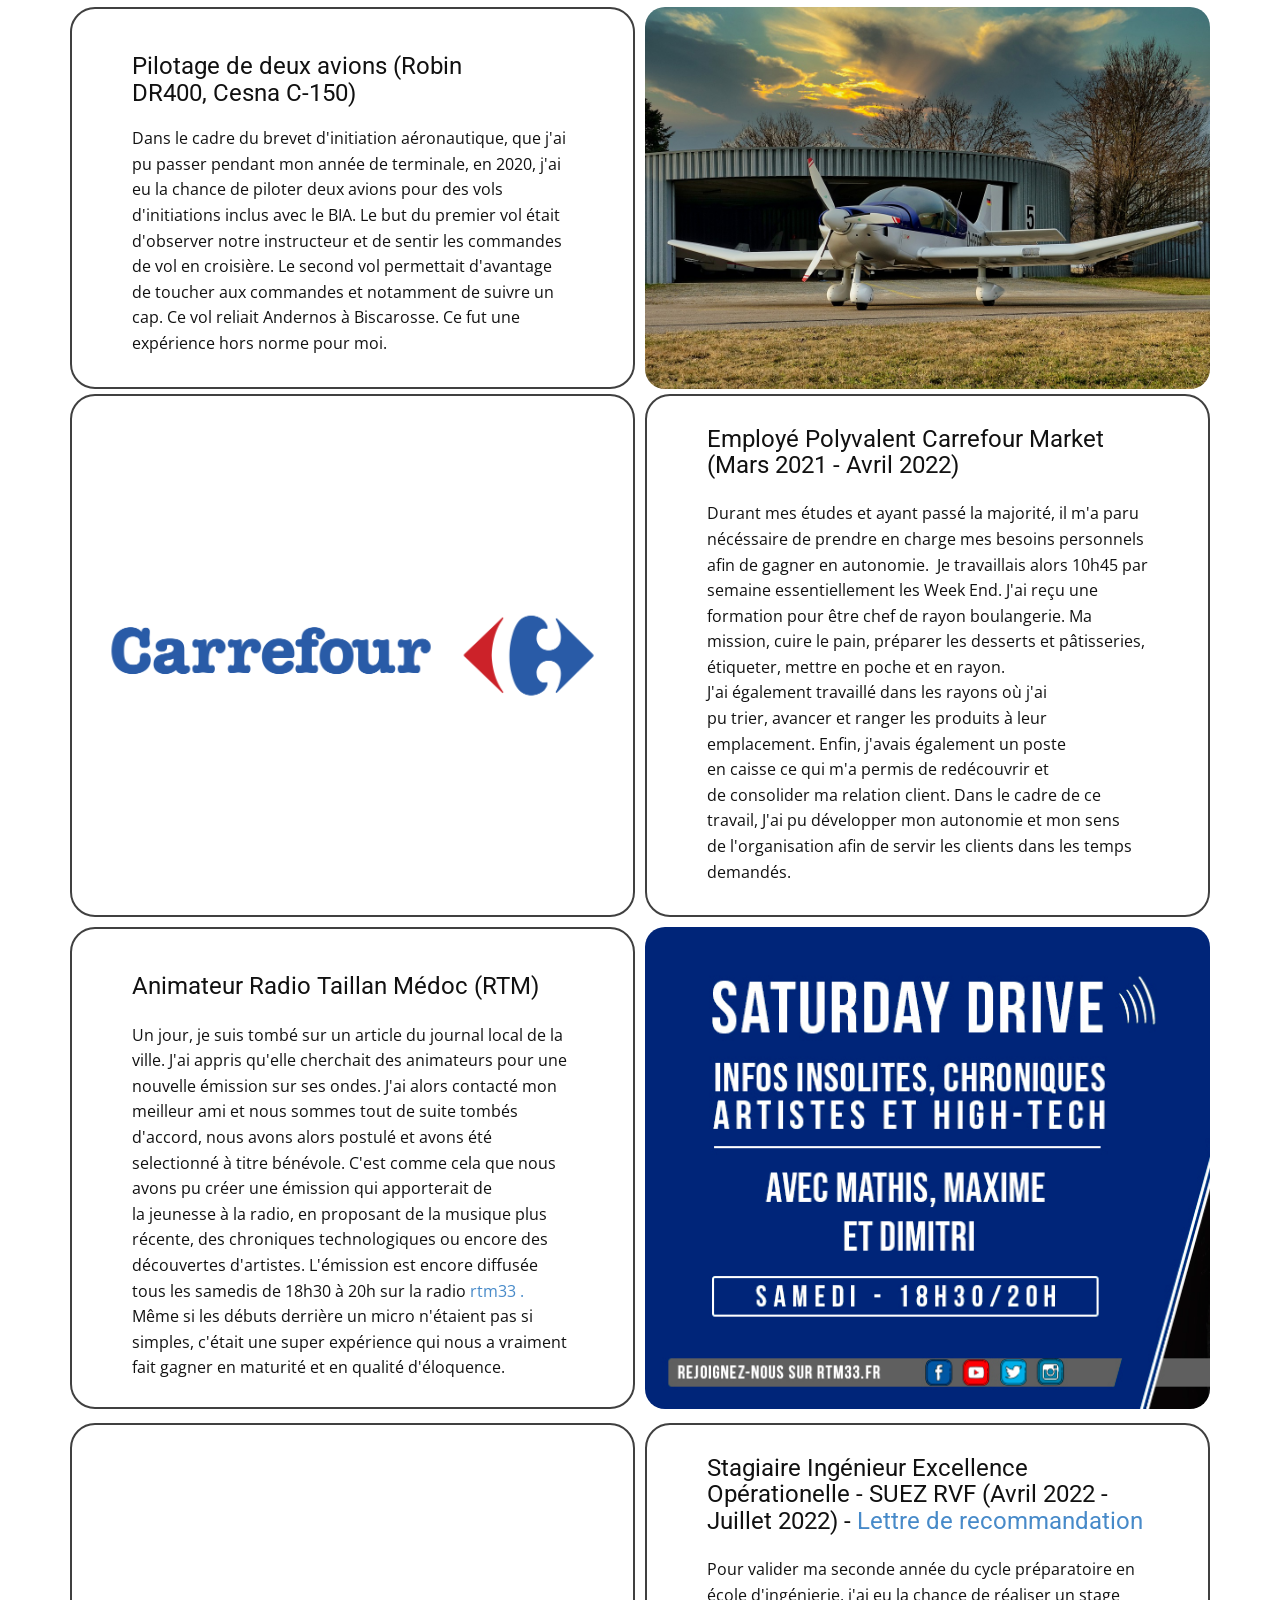
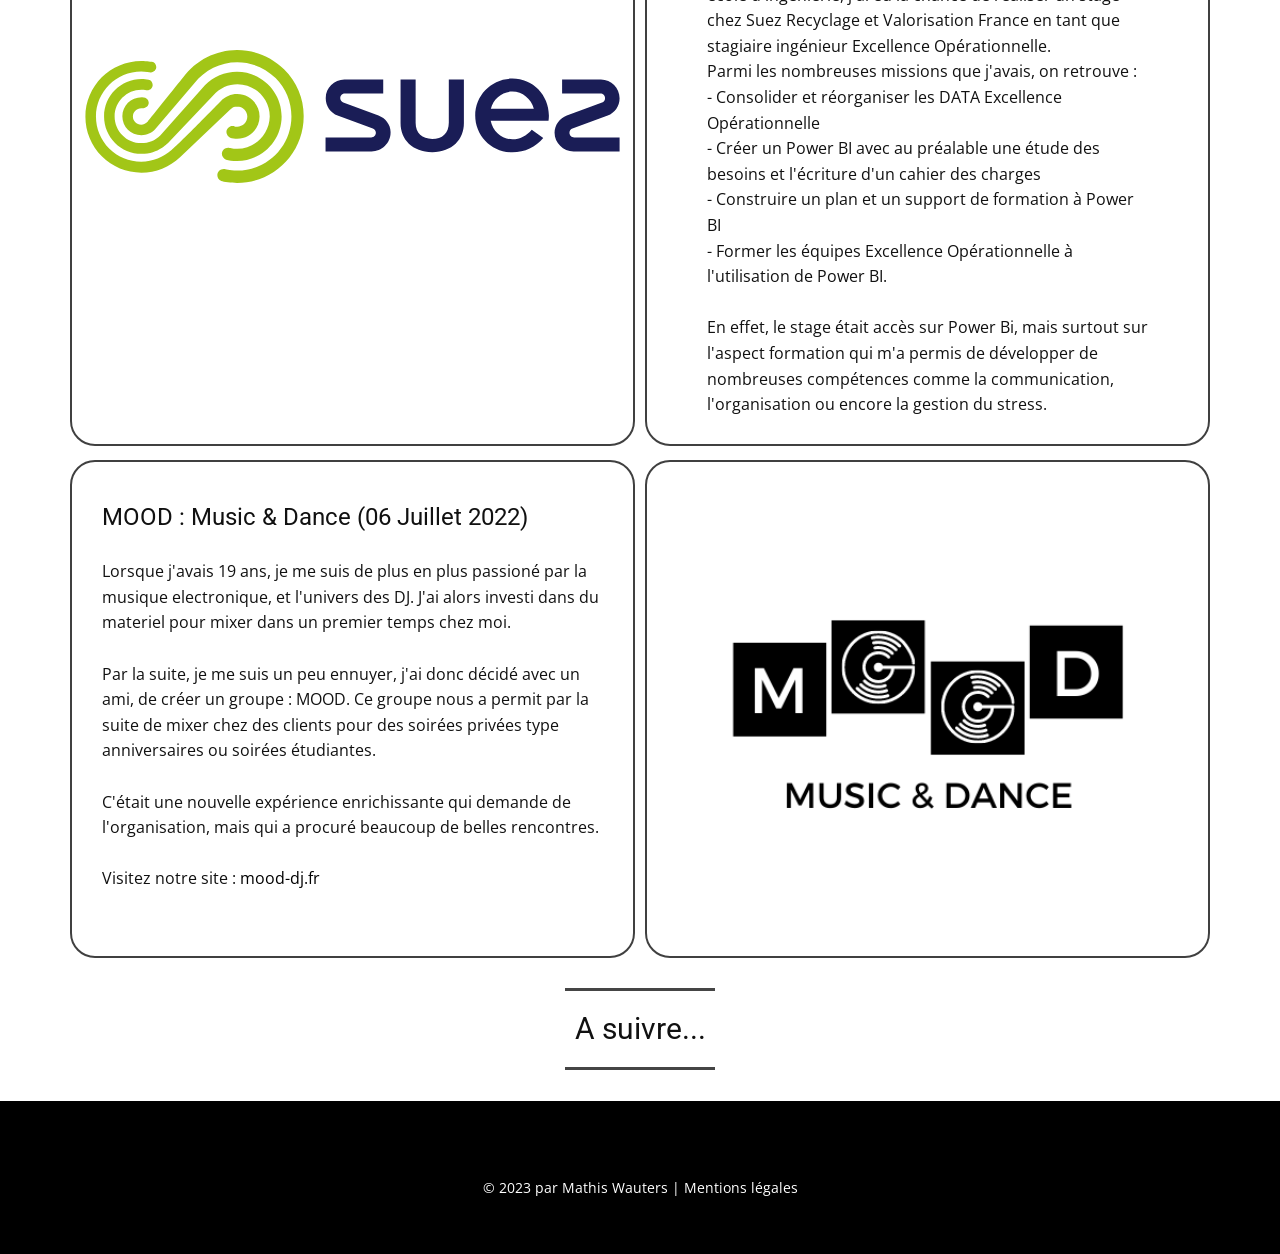
<file: Mathis-WAUTERS---A-Propos.html>
<!DOCTYPE html>
<html style="font-size: 16px;" lang="fr-FR">
  <head>
    <meta name="viewport" content="width=device-width, initial-scale=1.0">
    <meta charset="utf-8">
    <meta name="keywords" content="Mes experiences, Exp 1, Exp 2">
    <meta name="description" content="">
    <meta name="robots" content="noindex">
    <meta name="page_type" content="np-template-header-footer-from-plugin">
    <title>Mathis WAUTERS - A Propos</title>
    <link rel="stylesheet" href="nicepage.css" media="screen">
<link rel="stylesheet" href="Mathis-WAUTERS---A-Propos.css" media="screen">
    <script class="u-script" type="text/javascript" src="jquery.js" defer=""></script>
    <script class="u-script" type="text/javascript" src="nicepage.js" defer=""></script>
    <link rel="icon" href="images/favicon13.jpg">
    <link id="u-theme-google-font" rel="stylesheet" href="https://fonts.googleapis.com/css?family=Roboto:100,100i,300,300i,400,400i,500,500i,700,700i,900,900i|Open+Sans:300,300i,400,400i,500,500i,600,600i,700,700i,800,800i">
    <link id="u-page-google-font" rel="stylesheet" href="https://fonts.googleapis.com/css?family=Montserrat:100,100i,200,200i,300,300i,400,400i,500,500i,600,600i,700,700i,800,800i,900,900i|Oswald:200,300,400,500,600,700|Montserrat:100,100i,200,200i,300,300i,400,400i,500,500i,600,600i,700,700i,800,800i,900,900i|Archivo+Black:400">
    
    
    
    
    
    
    
    
    
    
    
    
    
    <script type="application/ld+json">{
		"@context": "http://schema.org",
		"@type": "Organization",
		"name": "Mathis WAUTERS FR",
		"logo": "images/petit1610708095265.jpg"
}</script>
    <meta name="theme-color" content="#478ac9">
    <meta property="og:title" content="Mathis WAUTERS - A Propos">
    <meta property="og:description" content="">
    <meta property="og:type" content="website">
  </head>
  <body class="u-body u-xl-mode"><header class="u-border-2 u-border-black u-border-no-left u-border-no-right u-border-no-top u-clearfix u-custom-border u-header u-header" id="sec-82a1"><div class="u-clearfix u-sheet u-sheet-1">
        <a href="https://mathiswauters.fr" class="u-image u-logo u-image-1" data-image-width="353" data-image-height="403" title="Mathis WAUTERS - Accueil">
          <img src="images/petit1610708095265.jpg" class="u-logo-image u-logo-image-1">
        </a>
        <nav class="u-menu u-menu-dropdown u-offcanvas u-menu-1" data-position="Menu">
          <div class="menu-collapse" style="font-size: 1rem; letter-spacing: 0px; font-weight: 700; text-transform: uppercase;">
            <a class="u-button-style u-custom-active-border-color u-custom-border u-custom-border-color u-custom-borders u-custom-hover-border-color u-custom-left-right-menu-spacing u-custom-padding-bottom u-custom-text-active-color u-custom-text-color u-custom-text-hover-color u-custom-top-bottom-menu-spacing u-nav-link u-text-active-palette-1-base u-text-hover-palette-2-base" href="#">
              <svg class="u-svg-link" viewBox="0 0 24 24"><use xmlns:xlink="http://www.w3.org/1999/xlink" xlink:href="#menu-hamburger"></use></svg>
              <svg class="u-svg-content" version="1.1" id="menu-hamburger" viewBox="0 0 16 16" x="0px" y="0px" xmlns:xlink="http://www.w3.org/1999/xlink" xmlns="http://www.w3.org/2000/svg"><g><rect y="1" width="16" height="2"></rect><rect y="7" width="16" height="2"></rect><rect y="13" width="16" height="2"></rect>
</g></svg>
            </a>
          </div>
          <div class="u-custom-menu u-nav-container">
            <ul class="u-nav u-spacing-30 u-unstyled u-nav-1"><li class="u-nav-item"><a class="u-border-2 u-border-active-black u-border-hover-black u-border-no-left u-border-no-right u-border-no-top u-button-style u-nav-link u-text-active-black u-text-grey-90 u-text-hover-grey-90" href="https://mathiswauters.fr/" style="padding: 10px 0px;">Accueil</a>
</li><li class="u-nav-item"><a class="u-border-2 u-border-active-black u-border-hover-black u-border-no-left u-border-no-right u-border-no-top u-button-style u-nav-link u-text-active-black u-text-grey-90 u-text-hover-grey-90" href="https://mathiswauters.fr/Mathis-WAUTERS---A-Propos.html" style="padding: 10px 0px;">A propos</a>
</li><li class="u-nav-item"><a class="u-border-2 u-border-active-black u-border-hover-black u-border-no-left u-border-no-right u-border-no-top u-button-style u-nav-link u-text-active-black u-text-grey-90 u-text-hover-grey-90" href="https://mathiswauters.fr/Mathis-WAUTERS---Portfolio.html" style="padding: 10px 0px;">Portfolio</a>
</li><li class="u-nav-item"><a class="u-border-2 u-border-active-black u-border-hover-black u-border-no-left u-border-no-right u-border-no-top u-button-style u-nav-link u-text-active-black u-text-grey-90 u-text-hover-grey-90" href="https://mood-dj.fr" style="padding: 10px 0px;">MOOD DJ - Music And Dance</a>
</li><li class="u-nav-item"><a class="u-border-2 u-border-active-black u-border-hover-black u-border-no-left u-border-no-right u-border-no-top u-button-style u-nav-link u-text-active-black u-text-grey-90 u-text-hover-grey-90" href="https://mathiswauters.fr/Mathis-WAUTERS---Contact.html" style="padding: 10px 0px;">Contact</a>
</li></ul>
          </div>
          <div class="u-custom-menu u-nav-container-collapse">
            <div class="u-black u-container-style u-inner-container-layout u-opacity u-opacity-95 u-sidenav">
              <div class="u-inner-container-layout u-sidenav-overflow">
                <div class="u-menu-close"></div>
                <ul class="u-align-center u-nav u-popupmenu-items u-unstyled u-nav-2"><li class="u-nav-item"><a class="u-button-style u-nav-link" href="https://mathiswauters.fr/" style="padding: 10px 0px;">Accueil</a>
</li><li class="u-nav-item"><a class="u-button-style u-nav-link" href="https://mathiswauters.fr/Mathis-WAUTERS---A-Propos.html" style="padding: 10px 0px;">A propos</a>
</li><li class="u-nav-item"><a class="u-button-style u-nav-link" href="https://mathiswauters.fr/Mathis-WAUTERS---Portfolio.html" style="padding: 10px 0px;">Portfolio</a>
</li><li class="u-nav-item"><a class="u-button-style u-nav-link" href="https://mood-dj.fr" style="padding: 10px 0px;">MOOD DJ - Music And Dance</a>
</li><li class="u-nav-item"><a class="u-button-style u-nav-link" href="https://mathiswauters.fr/Mathis-WAUTERS---Contact.html" style="padding: 10px 0px;">Contact</a>
</li></ul>
              </div>
            </div>
            <div class="u-black u-menu-overlay u-opacity u-opacity-70"></div>
          </div>
        </nav><span class="u-file-icon u-icon u-icon-1" data-href="http://en.mathiswauters.fr"><img src="images/323329.png" alt=""></span>
      </div></header>
    <section class="u-align-center u-clearfix u-section-1" id="carousel_f137">
      <div class="u-align-center-lg u-align-center-md u-align-center-sm u-align-center-xs u-black u-container-style u-expanded-width u-group u-shape-rectangle u-group-1">
        <div class="u-container-layout u-valign-middle-lg u-valign-middle-md u-valign-middle-xl u-container-layout-1">
          <h2 class="u-text u-text-1">Mon Profil</h2>
        </div>
      </div>
      <div class="u-clearfix u-layout-wrap u-layout-wrap-1">
        <div class="u-gutter-0 u-layout">
          <div class="u-layout-row">
            <div class="u-align-left u-container-style u-layout-cell u-size-30 u-layout-cell-1">
              <div class="u-container-layout u-container-layout-2">
                <p class="u-text u-text-2"> Bonjour, je m’appelle Mathis, je suis né à Bordeaux, le 7 Octobre 2002. J’ai 20 ans et j'étudie à&nbsp;CESI&nbsp;école d’ingénieurs Bordeaux&nbsp;en&nbsp;spécialité&nbsp;informatique. <br>
                  <br>Je suis passionné d'aviation&nbsp;et de créations numériques comme la&nbsp;photo, la&nbsp;vidéo, la&nbsp;musique&nbsp;ou la&nbsp;M.A.O. (Musique Assistée par Ordinateur). Je m’intéresse aussi beaucoup aux nouvelles&nbsp;technologies, à&nbsp;l'informatique&nbsp;et à l'high-tech. <br>
                  <br>Toujours à la recherche de&nbsp;nouveauté&nbsp;et de&nbsp;découverte,&nbsp;j'aime comprendre comment fonctionne un mécanisme et chercher à l'améliorer&nbsp;grâce à la&nbsp;science. C'est la raison pour laquelle je suis très&nbsp;investi&nbsp;dans chaque&nbsp;projet&nbsp;auquel je participe où je privilégie le travail en&nbsp;équipe.
                </p>
                <div class="u-border-3 u-border-grey-dark-1 u-hidden-md u-hidden-sm u-hidden-xs u-line u-line-vertical u-line-1"></div>
              </div>
            </div>
            <div class="u-align-left u-container-style u-layout-cell u-size-30 u-layout-cell-2">
              <div class="u-container-layout u-container-layout-3">
                <p class="u-text u-text-3"> Je suis&nbsp;ouvert d'esprit,&nbsp;dynamique,&nbsp;investi,&nbsp;créatif&nbsp;et&nbsp;polyvalent. Je m’intéresse à beaucoup de sujets et d'activités différentes. <br>
                  <br>Je suis aussi sportif, je pratique plusieurs sports, le&nbsp;football, le&nbsp;padel, ou encore le&nbsp;squash. Celui que je pratique depuis tout petit est le&nbsp;tennis. <br>
                  <br>Pour finir j'adore&nbsp;voyager, découvrir de nouveaux paysages et de nouvelles cultures. <br>
                  <br>J’espère que vous pourrez&nbsp;cerner&nbsp;ma&nbsp;personnalité&nbsp;au travers de ce site, en&nbsp;découvrant&nbsp;quelques unes de mes créations numériques.&nbsp;<br>
                  <br>Ce nuage de mots tente de refléter ma personnalité.
                </p>
              </div>
            </div>
          </div>
        </div>
      </div>
      <a href="files/MathisWAUTERSCV-10.pdf" class="u-black u-border-none u-btn u-btn-round u-button-style u-file-link u-hover-black u-radius-50 u-btn-1">Telecharger mon CV</a>
      <a href="https://cv.mathiswauters.fr" class="u-black u-border-none u-btn u-btn-round u-button-style u-hover-black u-radius-50 u-btn-2">Mes experiences pro</a>
      <h2 class="u-hidden-lg u-hidden-sm u-hidden-xl u-hidden-xs u-text u-text-body-alt-color u-text-4">Mon Profil</h2>
    </section>
    <section class="u-align-center u-clearfix u-section-2" id="carousel_fa4b">
      <div class="u-clearfix u-sheet u-valign-top-xs u-sheet-1">
        <div class="u-expanded-width-md u-expanded-width-sm u-expanded-width-xs u-shape u-shape-svg u-text-black u-shape-1">
          <svg class="u-svg-link" preserveAspectRatio="none" viewBox="0 0 160 80" style=""><use xmlns:xlink="http://www.w3.org/1999/xlink" xlink:href="#svg-0b7f"></use></svg>
          <svg xmlns="http://www.w3.org/2000/svg" xmlns:xlink="http://www.w3.org/1999/xlink" version="1.1" xml:space="preserve" class="u-svg-content" viewBox="0 0 160 80" x="0px" y="0px" id="svg-0b7f" style="enable-background:new 0 0 160 80;"><path d="M160,0H0c0,44.2,35.8,80,80,80S160,44.2,160,0z"></path></svg>
        </div>
        <h1 class="u-custom-font u-text u-text-body-alt-color u-text-1">MES FORMATIONS</h1>
        <div class="u-list u-list-1">
          <div class="u-repeater u-repeater-1">
            <div class="u-align-left u-border-2 u-border-black u-container-style u-gradient u-list-item u-radius-21 u-repeater-item u-shape-round u-list-item-1">
              <div class="u-container-layout u-similar-container u-container-layout-1">
                <div class="u-align-center u-black u-container-style u-group u-radius-50 u-shape-round u-group-1">
                  <div class="u-container-layout u-container-layout-2">
                    <h2 class="u-custom-font u-font-oswald u-text u-text-body-alt-color u-text-2">01</h2>
                  </div>
                </div>
                <h5 class="u-text u-text-3">Brevet des collèges</h5>
                <p class="u-text u-text-4">
                  <br>Collège Léonard de Vinci<br>Saint Aubin de Médoc (33)<br>2013 - 2017<br>Mention très bien
                </p>
              </div>
            </div>
            <div class="u-align-left u-border-2 u-border-black u-container-style u-gradient u-list-item u-radius-21 u-repeater-item u-shape-round u-list-item-2">
              <div class="u-container-layout u-similar-container u-container-layout-3">
                <div class="u-align-center u-black u-container-style u-group u-radius-50 u-shape-round u-group-2">
                  <div class="u-container-layout u-container-layout-4">
                    <h2 class="u-custom-font u-font-oswald u-text u-text-body-alt-color u-text-default u-text-5">02</h2>
                  </div>
                </div>
                <h5 class="u-text u-text-6">Brevet d'initiation aéronautique</h5>
                <p class="u-text u-text-7">Lycée Sud Médoc<br>Le Taillan Médoc (33)<br>2019 - 2020<br>Mention bien
                </p>
              </div>
            </div>
            <div class="u-align-left u-border-2 u-border-black u-container-style u-gradient u-list-item u-radius-21 u-repeater-item u-shape-round u-list-item-3">
              <div class="u-container-layout u-similar-container u-container-layout-5">
                <div class="u-align-center u-black u-container-style u-group u-radius-50 u-shape-round u-group-3">
                  <div class="u-container-layout u-container-layout-6">
                    <h2 class="u-custom-font u-font-oswald u-text u-text-body-alt-color u-text-default u-text-8">03</h2>
                  </div>
                </div>
                <h5 class="u-text u-text-9">Baccalauréat Scientifique / SI / ISN</h5>
                <p class="u-text u-text-10">Lycée Sud Médoc<br>Le Taillan Médoc (33)<br>2017 - 2020<br>Mention bien
                </p>
              </div>
            </div>
            <div class="u-align-left u-border-2 u-border-black u-container-style u-gradient u-list-item u-radius-21 u-repeater-item u-shape-round u-list-item-4">
              <div class="u-container-layout u-similar-container u-container-layout-7">
                <div class="u-align-center u-black u-container-style u-group u-radius-50 u-shape-round u-group-4">
                  <div class="u-container-layout u-container-layout-8">
                    <h2 class="u-custom-font u-font-oswald u-text u-text-body-alt-color u-text-default u-text-11">04</h2>
                  </div>
                </div>
                <h5 class="u-text u-text-12">Comission des titres d'ingénieurs</h5>
                <p class="u-text u-text-13">CESI Ecole d'Ingenieurs<br>Bordeaux (33)<br>Pedagogie active : Problem Based Learning
                </p>
              </div>
            </div>
          </div>
        </div>
        <div class="u-border-3 u-border-grey-dark-1 u-line u-line-horizontal u-line-1"></div>
      </div>
    </section>
    <section class="u-align-center-lg u-align-center-md u-align-left-sm u-align-left-xs u-clearfix u-section-3" id="sec-b27b">
      <div class="u-clearfix u-sheet u-valign-bottom-xl u-valign-middle-lg u-valign-middle-md u-valign-middle-sm u-sheet-1">
        <h1 class="u-align-center u-custom-font u-font-montserrat u-text u-text-1">MES COMPETENCES</h1>
        <h2 class="u-align-center u-custom-font u-font-oswald u-text u-text-grey-10 u-text-2">ProfessionnelLEs</h2>
        <div class="u-expanded-width-lg u-expanded-width-md u-expanded-width-sm u-expanded-width-xs u-list u-list-1">
          <div class="u-repeater u-repeater-1">
            <div class="u-align-center u-container-style u-list-item u-repeater-item">
              <div class="u-container-layout u-similar-container u-valign-top u-container-layout-1">
                <h3 class="u-custom-font u-font-oswald u-text u-text-3" data-animation-name="counter" data-animation-event="scroll" data-animation-duration="3000">100</h3>
                <h6 class="u-custom-font u-font-oswald u-text u-text-default u-text-4">Ouvert d'esprit</h6>
              </div>
            </div>
            <div class="u-align-center u-container-style u-list-item u-repeater-item">
              <div class="u-container-layout u-similar-container u-valign-top u-container-layout-2">
                <h3 class="u-custom-font u-font-oswald u-text u-text-5" data-animation-name="counter" data-animation-event="scroll" data-animation-duration="3000">100</h3>
                <h6 class="u-custom-font u-font-oswald u-text u-text-default u-text-6">Dynamique</h6>
              </div>
            </div>
            <div class="u-align-center u-container-style u-list-item u-repeater-item">
              <div class="u-container-layout u-similar-container u-valign-top u-container-layout-3">
                <h3 class="u-custom-font u-font-oswald u-text u-text-7" data-animation-name="counter" data-animation-event="scroll" data-animation-duration="3000">100<br>
                </h3>
                <h6 class="u-custom-font u-font-oswald u-text u-text-default u-text-8">Autonome</h6>
              </div>
            </div>
            <div class="u-align-center u-container-style u-list-item u-repeater-item">
              <div class="u-container-layout u-similar-container u-valign-top u-container-layout-4">
                <h3 class="u-custom-font u-font-oswald u-text u-text-9" data-animation-name="counter" data-animation-event="scroll" data-animation-duration="3000">100</h3>
                <h6 class="u-custom-font u-font-oswald u-text u-text-default u-text-10">polyvalent</h6>
              </div>
            </div>
            <div class="u-align-center u-container-style u-list-item u-repeater-item">
              <div class="u-container-layout u-similar-container u-valign-top u-container-layout-5">
                <h3 class="u-custom-font u-font-oswald u-text u-text-11" data-animation-name="counter" data-animation-event="scroll" data-animation-duration="3000">100</h3>
                <h6 class="u-custom-font u-font-oswald u-text u-text-default u-text-12">creatif</h6>
              </div>
            </div>
            <div class="u-align-center u-container-style u-list-item u-repeater-item">
              <div class="u-container-layout u-similar-container u-valign-top u-container-layout-6">
                <h3 class="u-custom-font u-font-oswald u-text u-text-13" data-animation-name="counter" data-animation-event="scroll" data-animation-duration="3000">100</h3>
                <h6 class="u-custom-font u-font-oswald u-text u-text-default u-text-14">Investi</h6>
              </div>
            </div>
          </div>
        </div>
        <div class="u-border-3 u-border-grey-dark-1 u-expanded-width-md u-expanded-width-sm u-expanded-width-xs u-line u-line-horizontal u-line-1"></div>
      </div>
    </section>
    <section class="u-clearfix u-section-4" id="sec-b8e4">
      <div class="u-clearfix u-sheet u-sheet-1">
        <h2 class="u-align-left u-custom-font u-font-montserrat u-text u-text-1">Mes experiences<span style="font-weight: 400;">
            <br>
          </span>
        </h2>
        <h4 class="u-align-left u-custom-font u-font-montserrat u-hidden-sm u-hidden-xs u-text u-text-2">&nbsp; &nbsp; <span style="font-weight: 400; font-size: 2.25rem;">Personnelles&nbsp; &nbsp;|&nbsp; &nbsp;Professionnelles</span>
        </h4>
        <div class="u-clearfix u-expanded-width u-gutter-10 u-layout-wrap u-layout-wrap-1">
          <div class="u-layout">
            <div class="u-layout-col">
              <div class="u-size-30">
                <div class="u-layout-row">
                  <div class="u-container-style u-image u-image-round u-layout-cell u-left-cell u-radius-25 u-size-30 u-image-1" src="" data-image-width="1280" data-image-height="853">
                    <div class="u-container-layout u-valign-middle u-container-layout-1"></div>
                  </div>
                  <div class="u-container-style u-layout-cell u-radius-25 u-right-cell u-shape-round u-size-30 u-layout-cell-2">
                    <div class="u-border-2 u-border-grey-75 u-container-layout u-valign-bottom-xs u-valign-top-lg u-valign-top-md u-valign-top-sm u-valign-top-xl u-container-layout-2">
                      <h2 class="u-align-left u-text u-text-3">Stage en entreprise ATERM (Décembre 2016)</h2>
                      <p class="u-align-justify u-text u-text-4">J'ai effectué un stage en entreprise en classe de 3ème au sein du&nbsp;bureau d'études&nbsp;de la société&nbsp;ATERM. A l'issue de ce stage, j'ai découvert le monde de l’entreprise&nbsp;jusque-là inconnu pour moi et eu la chance d'observer les coulisses ainsi que le&nbsp;fonctionnement&nbsp;de cette entreprise, ce qui m’a particulièrement plu.</p>
                    </div>
                  </div>
                </div>
              </div>
              <div class="u-size-30">
                <div class="u-layout-row">
                  <div class="u-container-style u-layout-cell u-left-cell u-radius-25 u-shape-round u-size-30 u-layout-cell-3">
                    <div class="u-border-2 u-border-grey-75 u-container-layout u-container-layout-3">
                      <h2 class="u-align-left u-text u-text-5">Le sport</h2>
                      <p class="u-align-justify u-text u-text-6">Je pratique le&nbsp;tennis&nbsp;depuis l'âge de&nbsp;5 ans. J'ai découvert ce sport grâce à mon&nbsp;père&nbsp;qui est un ancien&nbsp;professeur&nbsp;de tennis. Il m'a transmis son&nbsp;savoir&nbsp;et son amour pour le tennis. Depuis, je n'ai pas&nbsp;arrêté et je prends toujours des cours de tennis en club. Je pratique également le squash, le padel et le football.</p>
                    </div>
                  </div>
                  <div class="u-container-style u-image u-image-round u-layout-cell u-radius-25 u-right-cell u-size-30 u-image-2" src="" data-image-width="1440" data-image-height="1438">
                    <div class="u-container-layout u-valign-middle u-container-layout-4"></div>
                  </div>
                </div>
              </div>
            </div>
          </div>
        </div>
      </div>
    </section>
    <section class="u-clearfix u-section-5" id="sec-1d29">
      <div class="u-clearfix u-sheet u-sheet-1">
        <div class="u-clearfix u-expanded-width u-gutter-10 u-layout-wrap u-layout-wrap-1">
          <div class="u-layout">
            <div class="u-layout-col">
              <div class="u-size-30">
                <div class="u-layout-row">
                  <div class="u-container-style u-layout-cell u-left-cell u-radius-25 u-shape-round u-size-30 u-layout-cell-1" src="">
                    <div class="u-border-2 u-border-grey-75 u-container-layout u-valign-middle-lg u-valign-middle-md u-valign-middle-sm u-valign-middle-xs u-container-layout-1">
                      <img class="u-absolute-hcenter-xl u-expanded-height-xl u-image u-image-1" src="images/logo-croix-rouge1.jpg" data-image-width="900" data-image-height="900">
                    </div>
                  </div>
                  <div class="u-container-style u-layout-cell u-radius-25 u-right-cell u-shape-round u-size-30 u-layout-cell-2">
                    <div class="u-border-2 u-border-grey-75 u-container-layout u-container-layout-2">
                      <h2 class="u-align-left u-text u-text-1">Stage en association, La croix rouge Française (Novembre 2017)</h2>
                      <p class="u-align-justify u-text u-text-2">Second stage, cette fois ci en&nbsp;association&nbsp;caritative. Le but du stage était de comprendre comment fonctionne une association, ce qu'on y fait, mais aussi ce qui s'y passe. Grâce à ce stage, j'ai pris conscience de beaucoup de choses et notamment, que bon nombre de personnes ont besoin d'aide...</p>
                    </div>
                  </div>
                </div>
              </div>
              <div class="u-size-30">
                <div class="u-layout-row">
                  <div class="u-container-style u-layout-cell u-left-cell u-radius-25 u-shape-round u-size-30 u-layout-cell-3">
                    <div class="u-border-2 u-border-grey-75 u-container-layout u-container-layout-3">
                      <h2 class="u-align-left u-text u-text-3">La musique</h2>
                      <p class="u-align-justify u-text u-text-4">Amateur de&nbsp;musique&nbsp;électronique et de pop, la musique est mon oxygène de vie. Je crée mes propres&nbsp;Mashup&nbsp;( Un mix de deux musiques ). Je pratique également le&nbsp;piano&nbsp;ainsi que la&nbsp;batterie. Je suis&nbsp;autodidacte&nbsp;dans ce domaine qui me plaît tant.</p>
                    </div>
                  </div>
                  <div class="u-container-style u-image u-image-round u-layout-cell u-radius-25 u-right-cell u-size-30 u-image-2" src="" data-image-width="1280" data-image-height="853">
                    <div class="u-container-layout u-valign-middle u-container-layout-4"></div>
                  </div>
                </div>
              </div>
            </div>
          </div>
        </div>
      </div>
    </section>
    <section class="u-clearfix u-section-6" id="carousel_d44b">
      <div class="u-clearfix u-sheet u-sheet-1">
        <div class="u-clearfix u-expanded-width u-gutter-10 u-layout-wrap u-layout-wrap-1">
          <div class="u-layout">
            <div class="u-layout-col">
              <div class="u-size-30">
                <div class="u-layout-row">
                  <div class="u-container-style u-image u-image-round u-layout-cell u-left-cell u-radius-25 u-size-30 u-image-1" src="" data-image-width="500" data-image-height="500">
                    <div class="u-border-2 u-border-grey-75 u-container-layout u-valign-middle u-container-layout-1"></div>
                  </div>
                  <div class="u-container-style u-layout-cell u-radius-25 u-right-cell u-shape-round u-size-30 u-layout-cell-2">
                    <div class="u-border-2 u-border-grey-75 u-container-layout u-container-layout-2">
                      <h2 class="u-align-left u-text u-text-1">Gestion de projet ERASMUS+ (2018 - 2020)</h2>
                      <p class="u-align-justify u-text u-text-2">Pendant&nbsp;2 ans, j'ai eu l'occasion de participer au projet&nbsp;ERASMUS+. C'était une grande opportunité ! Non seulement pour améliorer mon&nbsp;anglais, mais aussi pour rencontrer des nouvelles personnes et travailler&nbsp;ensemble&nbsp;main dans le main entre chaque pays. Erasmus aura marqué m'a vie d'adolescent.</p>
                    </div>
                  </div>
                </div>
              </div>
              <div class="u-size-30">
                <div class="u-layout-row">
                  <div class="u-container-style u-layout-cell u-left-cell u-radius-25 u-shape-round u-size-30 u-layout-cell-3">
                    <div class="u-border-2 u-border-grey-75 u-container-layout u-container-layout-3">
                      <h2 class="u-align-left u-text u-text-3">La photographie</h2>
                      <p class="u-align-justify u-text u-text-4">La&nbsp;photographie&nbsp;est pour moi tout un art, c'est aussi le moyen&nbsp;d'exprimer&nbsp;mes&nbsp;pensées&nbsp;dans une image juste en jouant sur les couleurs ou encore le cadrage. En quelques jours, très vite, j'ai pris goût à la photographie et j'ai eu un réel plaisir à prendre des&nbsp;clichés&nbsp;dans les villes qui offrent tant de&nbsp;beautés et d'émotions&nbsp;retransmises dans une image.</p>
                    </div>
                  </div>
                  <div class="u-container-style u-image u-image-round u-layout-cell u-radius-25 u-right-cell u-size-30 u-image-2" src="" data-image-width="931" data-image-height="619">
                    <div class="u-container-layout u-valign-middle u-container-layout-4"></div>
                  </div>
                </div>
              </div>
            </div>
          </div>
        </div>
      </div>
    </section>
    <section class="u-clearfix u-section-7" id="sec-a8a1">
      <div class="u-clearfix u-sheet u-sheet-1">
        <div class="u-clearfix u-expanded-width u-gutter-10 u-layout-wrap u-layout-wrap-1">
          <div class="u-layout">
            <div class="u-layout-col">
              <div class="u-size-30">
                <div class="u-layout-row">
                  <div class="u-container-style u-layout-cell u-left-cell u-radius-25 u-shape-round u-size-30 u-layout-cell-1" src="">
                    <div class="u-border-2 u-border-grey-75 u-container-layout u-valign-middle-xl u-container-layout-1">
                      <img class="u-image u-image-1" src="images/1280px-Super_U_logo_2009.svg.png" data-image-width="1280" data-image-height="310">
                    </div>
                  </div>
                  <div class="u-container-style u-layout-cell u-radius-25 u-right-cell u-shape-round u-size-30 u-layout-cell-2">
                    <div class="u-border-2 u-border-grey-75 u-container-layout u-container-layout-2">
                      <h2 class="u-align-left u-text u-text-1">Employé polyvalent SUPER U (Mars 2020)</h2>
                      <p class="u-align-justify u-text u-text-2"> Durant la&nbsp;COVID-19, j'ai travaillé chez&nbsp;SUPER U&nbsp;afin de répondre au manque de salariés ainsi qu'au nombre élevé de commandes. Ma mission était de faire les&nbsp;courses&nbsp;pour les clients malgré les ruptures de&nbsp;stocks&nbsp;dûs à la crise sanitaire. Cette expérience m'a appris à m'organiser&nbsp;dans mon travail.</p>
                    </div>
                  </div>
                </div>
              </div>
              <div class="u-size-30">
                <div class="u-layout-row">
                  <div class="u-container-style u-layout-cell u-left-cell u-radius-25 u-shape-round u-size-30 u-layout-cell-3">
                    <div class="u-border-2 u-border-grey-75 u-container-layout u-container-layout-3">
                      <h2 class="u-align-left u-text u-text-3">Séjour linguistique à Folkestone, Angleterre</h2>
                      <p class="u-align-justify u-text u-text-4">Pendant environ&nbsp;deux semaines, j'ai pu voyager tout en améliorant mon&nbsp;anglais.&nbsp;Folkestone, un petit village de&nbsp;pêcheurs&nbsp;magnifique. Chaque jour, était rythmé par deux heures d'anglais&nbsp;ainsi que trois heures de&nbsp;tennis&nbsp;l'après midi, tout en étant hébergé en&nbsp;famille d’accueil. Une expérience très&nbsp;enrichissante&nbsp;et&nbsp;ludique&nbsp;agrémentée d'une visite de&nbsp;Londres&nbsp;où j'ai pu prendre de belles photos. Ce séjour m'a permis de sortir de l'année de&nbsp;terminale&nbsp;avec un niveau&nbsp;B2&nbsp;en anglais.</p>
                    </div>
                  </div>
                  <div class="u-container-style u-image u-image-round u-layout-cell u-radius-25 u-right-cell u-size-30 u-image-2" src="" data-image-width="670" data-image-height="447">
                    <div class="u-container-layout u-valign-middle u-container-layout-4"></div>
                  </div>
                </div>
              </div>
            </div>
          </div>
        </div>
      </div>
    </section>
    <section class="u-clearfix u-section-8" id="sec-8bb2">
      <div class="u-clearfix u-sheet u-valign-middle u-sheet-1">
        <div class="u-clearfix u-expanded-width u-gutter-10 u-layout-wrap u-layout-wrap-1">
          <div class="u-layout">
            <div class="u-layout-col">
              <div class="u-size-30">
                <div class="u-layout-row">
                  <div class="u-container-style u-layout-cell u-left-cell u-radius-25 u-shape-round u-size-30 u-layout-cell-1" src="">
                    <div class="u-border-2 u-border-grey-75 u-container-layout u-valign-middle-lg u-valign-middle-md u-container-layout-1">
                      <img class="u-image u-image-1" src="images/Capture2.PNG" data-image-width="1200" data-image-height="474">
                    </div>
                  </div>
                  <div class="u-container-style u-layout-cell u-radius-25 u-right-cell u-shape-round u-size-30 u-layout-cell-2">
                    <div class="u-border-2 u-border-grey-75 u-container-layout u-container-layout-2">
                      <h2 class="u-align-left u-text u-text-1"> Assistant livraison et montage de meubles haut de gamme. (Août 2020)</h2>
                      <p class="u-align-justify u-text u-text-2">Après le&nbsp;bac, j'ai travaillé par une société de&nbsp;meubles&nbsp;haut de gamme, afin d'aider à la&nbsp;livraison&nbsp;et aux&nbsp;montages&nbsp;des meubles au domicile des clients. Ce fut un travail intéressant, en binôme avec une&nbsp;coordination&nbsp;et une&nbsp;organisation&nbsp;parfaite qui était exigée, afin de mener à bien notre travail.</p>
                    </div>
                  </div>
                </div>
              </div>
              <div class="u-size-30">
                <div class="u-layout-row">
                  <div class="u-container-style u-layout-cell u-left-cell u-radius-25 u-shape-round u-size-30 u-layout-cell-3">
                    <div class="u-border-2 u-border-grey-75 u-container-layout u-container-layout-3">
                      <h2 class="u-align-left u-text u-text-3">Pilotage de deux avions (Robin DR400,&nbsp;Cesna C-150)</h2>
                      <p class="u-align-justify u-text u-text-4">Dans le cadre du&nbsp;brevet d'initiation aéronautique, que j'ai pu passer pendant mon année de terminale, en 2020, j'ai eu la chance de&nbsp;piloter&nbsp;deux avions pour des vols d'initiations inclus avec le BIA. Le but du premier vol était d'observer notre instructeur et de sentir les commandes de vol en croisière. Le second vol permettait d'avantage de toucher aux commandes et notamment de suivre un cap. Ce vol reliait Andernos à Biscarosse. Ce fut une expérience&nbsp;hors norme&nbsp;pour moi.</p>
                    </div>
                  </div>
                  <div class="u-container-style u-image u-image-round u-layout-cell u-radius-25 u-right-cell u-size-30 u-image-2" src="" data-image-width="1280" data-image-height="960">
                    <div class="u-container-layout u-valign-middle u-container-layout-4"></div>
                  </div>
                </div>
              </div>
            </div>
          </div>
        </div>
      </div>
    </section>
    <section class="u-clearfix u-section-9" id="sec-5c25">
      <div class="u-clearfix u-sheet u-sheet-1">
        <div class="u-clearfix u-expanded-width u-gutter-10 u-layout-wrap u-layout-wrap-1">
          <div class="u-layout">
            <div class="u-layout-col">
              <div class="u-size-30">
                <div class="u-layout-row">
                  <div class="u-container-style u-image u-image-round u-layout-cell u-left-cell u-radius-25 u-size-30 u-image-1" src="" data-image-width="2400" data-image-height="2400">
                    <div class="u-border-2 u-border-grey-75 u-container-layout u-valign-middle u-container-layout-1"></div>
                  </div>
                  <div class="u-container-style u-layout-cell u-radius-25 u-right-cell u-shape-round u-size-30 u-layout-cell-2">
                    <div class="u-border-2 u-border-grey-75 u-container-layout u-container-layout-2">
                      <h2 class="u-align-left u-text u-text-1">Employé Polyvalent Carrefour Market (Mars 2021 - Avril 2022)</h2>
                      <p class="u-align-justify u-text u-text-2">Durant mes études et ayant passé la majorité, il m'a paru nécéssaire de prendre en charge mes besoins personnels afin de gagner en autonomie.&nbsp; Je travaillais alors 10h45 par semaine essentiellement les Week End. J'ai reçu une formation pour être&nbsp;chef de rayon&nbsp;boulangerie. Ma mission, cuire le pain, préparer les desserts et pâtisseries, étiqueter, mettre en poche et en rayon.&nbsp;<br>J'ai également travaillé dans les rayons où j'ai pu&nbsp;trier,&nbsp;avancer&nbsp;et&nbsp;ranger&nbsp;les produits à leur emplacement. Enfin, j'avais également un poste en&nbsp;caisse&nbsp;ce qui m'a permis de redécouvrir et de&nbsp;consolider&nbsp;ma&nbsp;relation client. Dans le cadre de ce travail, J'ai pu développer mon&nbsp;autonomie&nbsp;et mon sens de&nbsp;l'organisation&nbsp;afin de servir les clients dans les temps demandés.
                      </p>
                    </div>
                  </div>
                </div>
              </div>
              <div class="u-size-30">
                <div class="u-layout-row">
                  <div class="u-container-style u-layout-cell u-left-cell u-radius-25 u-shape-round u-size-30 u-layout-cell-3">
                    <div class="u-border-2 u-border-grey-75 u-container-layout u-container-layout-3">
                      <h2 class="u-align-left u-text u-text-3">Animateur Radio Taillan Médoc (RTM)</h2>
                      <p class="u-align-justify u-text u-text-4">Un jour, je suis tombé sur un article du journal local de la ville. J'ai appris qu'elle cherchait des animateurs pour une nouvelle&nbsp;émission&nbsp;sur ses ondes. J'ai alors contacté mon meilleur ami et nous sommes tout de suite tombés d'accord, nous avons alors postulé et avons été selectionné à titre&nbsp;bénévole. C'est comme cela que nous avons pu créer une émission qui apporterait de la&nbsp;jeunesse&nbsp;à la&nbsp;radio, en proposant de la musique plus récente, des chroniques&nbsp;technologiques&nbsp;ou encore des découvertes d'artistes. L'émission est encore diffusée tous les&nbsp;samedis de&nbsp;18h30 à 20h&nbsp;sur la radio&nbsp;<a class="u-active-none u-border-none u-btn u-button-style u-hover-none u-none u-text-palette-1-base u-btn-1" href="http://rtm33.fr">rtm33</a>
                        <a class="u-active-none u-border-none u-btn u-button-style u-hover-none u-none u-text-palette-1-base u-btn-2">.​&nbsp;</a>Même si les débuts derrière un micro n'étaient pas si simples, c'était une super expérience qui nous a vraiment fait gagner en&nbsp;maturité&nbsp;et en&nbsp;qualité&nbsp;d'éloquence.
                      </p>
                    </div>
                  </div>
                  <div class="u-align-left u-container-style u-image u-image-round u-layout-cell u-radius-25 u-right-cell u-size-30 u-image-2" src="" data-image-width="1140" data-image-height="475">
                    <div class="u-container-layout u-container-layout-4"></div>
                  </div>
                </div>
              </div>
            </div>
          </div>
        </div>
      </div>
    </section>
    <section class="u-clearfix u-section-10" id="carousel_9bc5">
      <div class="u-clearfix u-sheet u-sheet-1">
        <div class="u-clearfix u-expanded-width u-gutter-10 u-layout-wrap u-layout-wrap-1">
          <div class="u-layout" style="">
            <div class="u-layout-col" style="">
              <div class="u-size-60" style="">
                <div class="u-layout-row" style="">
                  <div class="u-container-style u-layout-cell u-left-cell u-radius-25 u-size-30 u-layout-cell-1" src="">
                    <div class="u-border-2 u-border-grey-75 u-container-layout u-container-layout-1">
                      <img class="u-image u-image-1" src="images/c7b1cc6e56f5cd0f719710a4e8c598ed.svg" data-image-width="4126" data-image-height="1024">
                    </div>
                  </div>
                  <div class="u-container-style u-layout-cell u-radius-25 u-right-cell u-shape-round u-size-30 u-layout-cell-2">
                    <div class="u-border-2 u-border-grey-75 u-container-layout u-container-layout-2">
                      <h2 class="u-align-left u-text u-text-1">Stagiaire Ingénieur Excellence Opérationelle - SUEZ RVF (Avril 2022 - Juillet 2022) - <a href="files/CourrierderecommandationMathisWauters.pdf" class="u-active-none u-border-active-black u-border-hover-black u-border-none u-btn u-button-link u-button-style u-file-link u-hover-none u-none u-text-hover-palette-1-base u-text-palette-1-base u-btn-1">Lettre de recommandation</a>
                      </h2>
                      <p class="u-align-justify u-text u-text-2">Pour valider ma seconde année du cycle préparatoire en école d'ingénierie, j'ai eu la chance de réaliser un stage chez Suez Recyclage et Valorisation France en tant que stagiaire ingénieur Excellence Opérationnelle.<br>Parmi les nombreuses missions que j'avais, on retrouve :<br>- Consolider et réorganiser les DATA Excellence Opérationnelle<br>- Créer un Power BI avec au préalable une étude des besoins et l'écriture d'un cahier des charges<br>- Construire un plan et un support de formation à Power BI<br>- Former les équipes Excellence Opérationnelle à l'utilisation de Power BI.<br>
                        <br>En effet, le stage était accès sur Power Bi, mais surtout sur l'aspect formation qui m'a permis de développer de nombreuses compétences comme la communication, l'organisation ou encore la gestion du stress.
                      </p>
                    </div>
                  </div>
                </div>
              </div>
            </div>
          </div>
        </div>
        <div class="u-clearfix u-expanded-width u-gutter-10 u-layout-wrap u-layout-wrap-2">
          <div class="u-layout">
            <div class="u-layout-col">
              <div class="u-size-60">
                <div class="u-layout-row">
                  <div class="u-container-style u-layout-cell u-left-cell u-radius-25 u-size-30 u-layout-cell-3" src="">
                    <div class="u-border-2 u-border-grey-75 u-container-layout u-container-layout-3">
                      <h2 class="u-align-left u-text u-text-3">MOOD : Music &amp; Dance (06 Juillet 2022)</h2>
                      <p class="u-align-justify u-text u-text-4">Lorsque j'avais 19 ans, je me suis de plus en plus passioné par la musique electronique, et l'univers des DJ. J'ai alors investi dans du materiel pour mixer dans un premier temps chez moi.<br>
                        <br>Par la suite, je me suis un peu ennuyer, j'ai donc décidé avec un ami, de créer un groupe : MOOD. Ce groupe nous a permit par la suite de mixer chez des clients pour des soirées privées type anniversaires ou soirées étudiantes.<br>
                        <br>C'était une nouvelle expérience enrichissante qui demande de l'organisation, mais qui a procuré beaucoup de belles rencontres.<br>
                        <br>Visitez notre site : <a href="https://mood-dj.fr" class="u-active-none u-border-none u-btn u-button-link u-button-style u-hover-none u-none u-text-black u-btn-2">mood-dj.fr</a>
                      </p>
                    </div>
                  </div>
                  <div class="u-container-style u-layout-cell u-radius-25 u-right-cell u-shape-round u-size-30 u-layout-cell-4">
                    <div class="u-border-2 u-border-grey-75 u-container-layout u-container-layout-4">
                      <img class="u-image u-image-2" src="images/1.png" data-image-width="500" data-image-height="500">
                    </div>
                  </div>
                </div>
              </div>
            </div>
          </div>
        </div>
      </div>
    </section>
    <section class="u-align-center u-clearfix u-section-11" id="carousel_92dc">
      <div class="u-clearfix u-sheet u-sheet-1">
        <div class="u-border-3 u-border-grey-dark-1 u-line u-line-horizontal u-line-1"></div>
        <h3 class="u-text u-text-1">A suivre...</h3>
        <div class="u-border-3 u-border-grey-dark-1 u-line u-line-horizontal u-line-2"></div>
      </div>
    </section>
    
    
    
    <footer class="u-align-center u-black u-clearfix u-footer u-footer" id="sec-4aad"><div class="u-clearfix u-sheet u-valign-middle u-sheet-1">
        <p class="u-small-text u-text u-text-variant u-text-1">
          <br>© 2023 par Mathis Wauters | <a href="files/Mentionslgales-2.pdf" class="u-active-none u-border-none u-btn u-button-link u-button-style u-file-link u-hover-none u-none u-text-body-alt-color u-btn-1">Mentions légales</a>
        </p>
      </div></footer>
  </body>
</html>
</file>
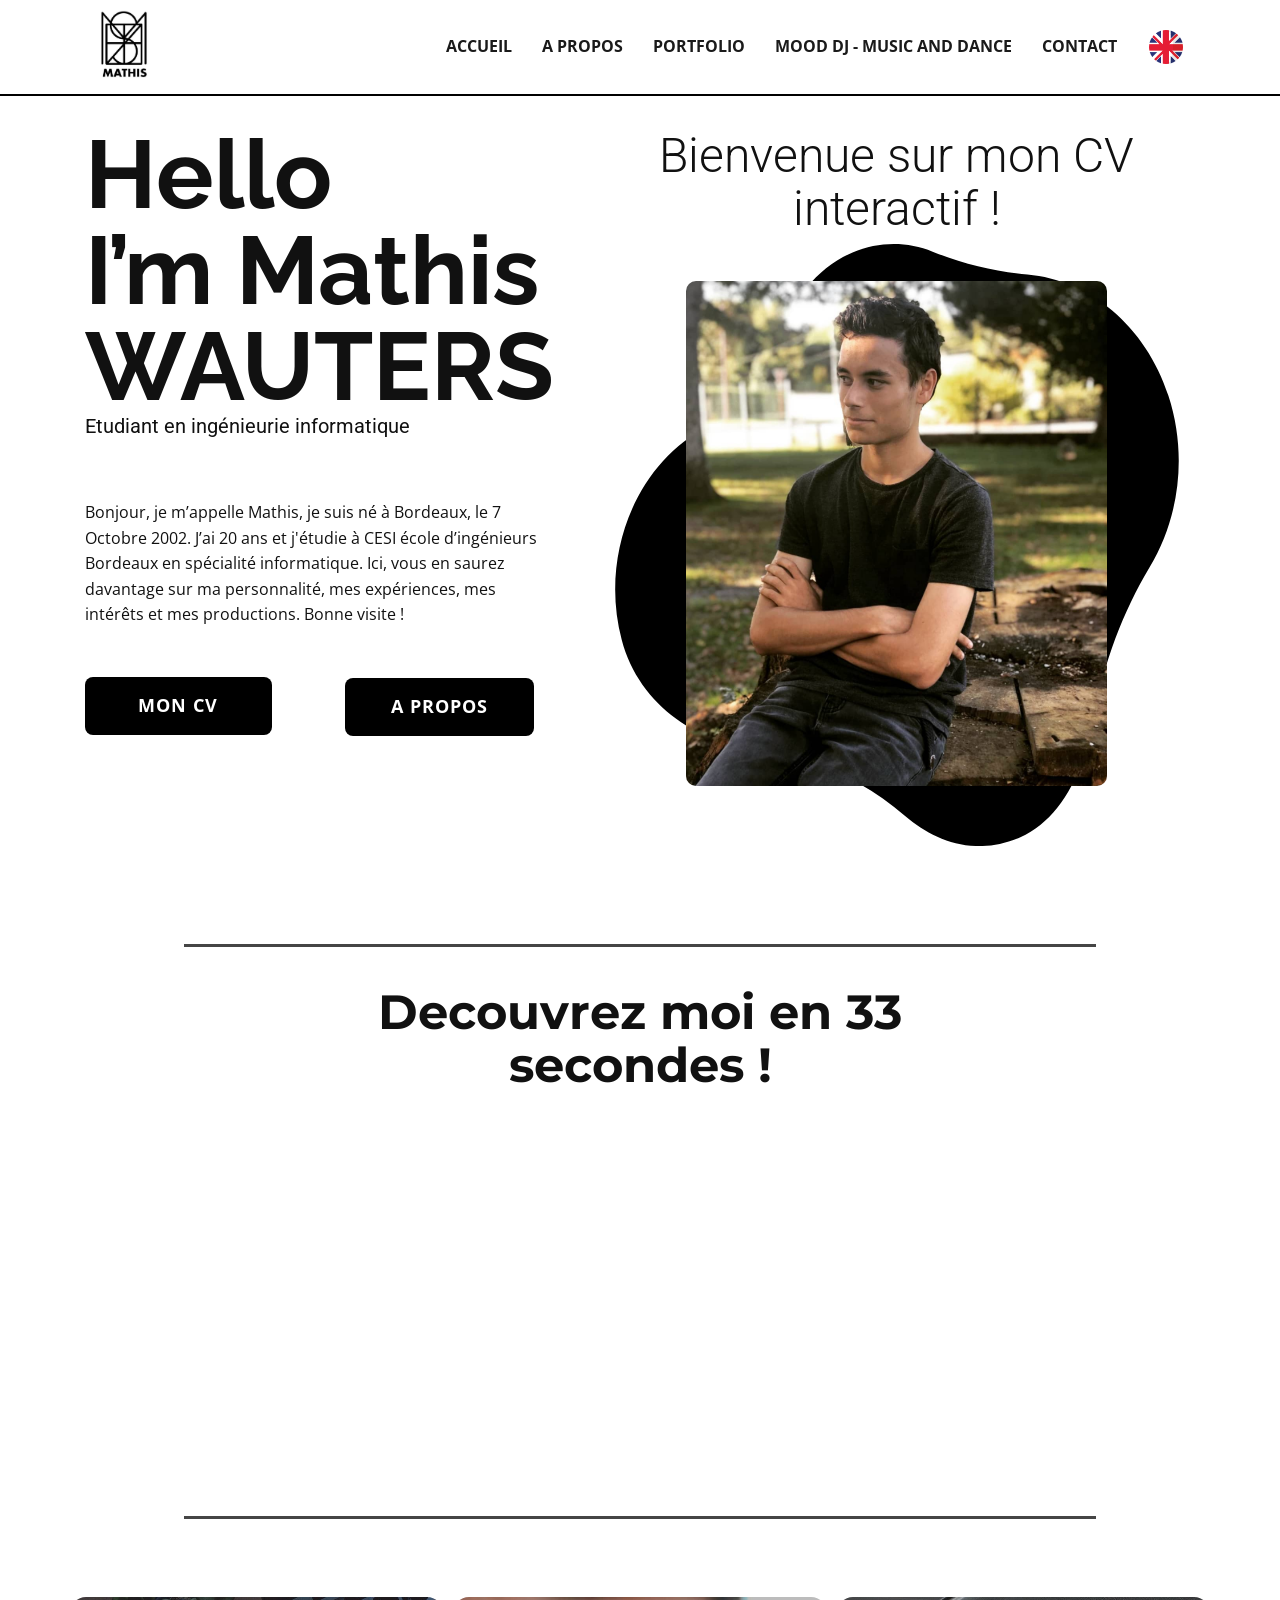
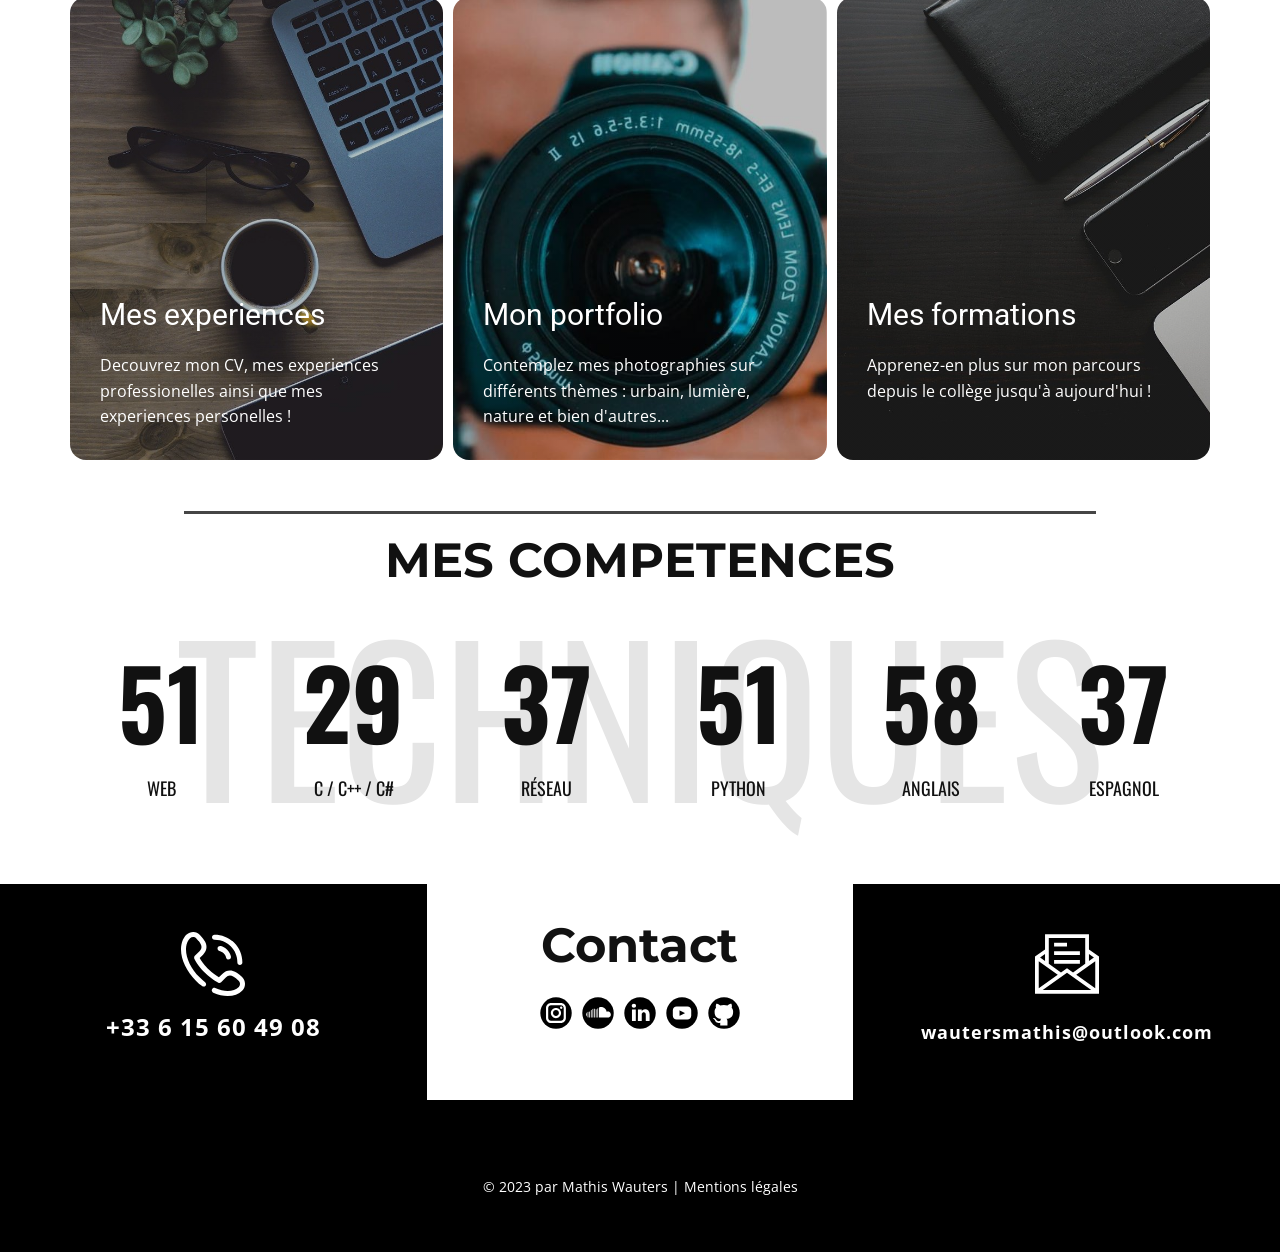
<file: Mathis-WAUTERS---Accueil.html>
<!DOCTYPE html>
<html style="font-size: 16px;" lang="fr-FR"><head>
    <meta name="viewport" content="width=device-width, initial-scale=1.0">
    <meta charset="utf-8">
    <meta name="keywords" content="Mathis WAUTERS, CV, Portfolio, contact, a propos">
    <meta name="description" content="Bienvenue sur mon CV Interactif, Ici, vous en saurez davantage sur ma personnalité, mes expériences, mes intérêts et mes productions.">
    <meta name="page_type" content="np-template-header-footer-from-plugin">
    <meta property="og:title" content="CV Interactif Mathis WAUTERS">
    <meta property="og:description" content="Ici, vous en saurez davantage sur ma personnalité, mes expériences, mes intérêts et mes productions.">
    <meta property="og:image" content="https://mathiswauters.fr/images/Logofinal.jpg">
    <meta property="og:url" content="https://mathiswauters.fr">
    <title>Mathis WAUTERS - Accueil</title>
    <link rel="stylesheet" href="nicepage.css" media="screen">
<link rel="stylesheet" href="Mathis-WAUTERS---Accueil.css" media="screen">
    <script class="u-script" type="text/javascript" src="jquery.js" defer=""></script>
    <script class="u-script" type="text/javascript" src="nicepage.js" defer=""></script>
    <link rel="icon" href="images/favicon13.jpg">
    <link id="u-theme-google-font" rel="stylesheet" href="https://fonts.googleapis.com/css?family=Roboto:100,100i,300,300i,400,400i,500,500i,700,700i,900,900i|Open+Sans:300,300i,400,400i,500,500i,600,600i,700,700i,800,800i">
    <link id="u-page-google-font" rel="stylesheet" href="https://fonts.googleapis.com/css?family=Raleway:100,100i,200,200i,300,300i,400,400i,500,500i,600,600i,700,700i,800,800i,900,900i|Roboto:100,100i,300,300i,400,400i,500,500i,700,700i,900,900i|Montserrat:100,100i,200,200i,300,300i,400,400i,500,500i,600,600i,700,700i,800,800i,900,900i|Oswald:200,300,400,500,600,700">
    
    
    
    
    
    
    
    <script type="application/ld+json">{
		"@context": "http://schema.org",
		"@type": "Organization",
		"name": "Mathis WAUTERS FR",
		"logo": "images/petit1610708095265.jpg"
}</script>
    <meta name="theme-color" content="#478ac9">
    <meta property="og:type" content="website">
  </head>
  <body class="u-body u-stick-footer u-xl-mode"><header class="u-border-2 u-border-black u-border-no-left u-border-no-right u-border-no-top u-clearfix u-custom-border u-header u-header" id="sec-82a1"><div class="u-clearfix u-sheet u-sheet-1">
        <a href="https://mathiswauters.fr" class="u-image u-logo u-image-1" data-image-width="353" data-image-height="403" title="Mathis WAUTERS - Accueil">
          <img src="images/petit1610708095265.jpg" class="u-logo-image u-logo-image-1">
        </a>
        <nav class="u-menu u-menu-dropdown u-offcanvas u-menu-1" data-position="Menu">
          <div class="menu-collapse" style="font-size: 1rem; letter-spacing: 0px; font-weight: 700; text-transform: uppercase;">
            <a class="u-button-style u-custom-active-border-color u-custom-border u-custom-border-color u-custom-borders u-custom-hover-border-color u-custom-left-right-menu-spacing u-custom-padding-bottom u-custom-text-active-color u-custom-text-color u-custom-text-hover-color u-custom-top-bottom-menu-spacing u-nav-link u-text-active-palette-1-base u-text-hover-palette-2-base" href="#">
              <svg class="u-svg-link" viewBox="0 0 24 24"><use xmlns:xlink="http://www.w3.org/1999/xlink" xlink:href="#menu-hamburger"></use></svg>
              <svg class="u-svg-content" version="1.1" id="menu-hamburger" viewBox="0 0 16 16" x="0px" y="0px" xmlns:xlink="http://www.w3.org/1999/xlink" xmlns="http://www.w3.org/2000/svg"><g><rect y="1" width="16" height="2"></rect><rect y="7" width="16" height="2"></rect><rect y="13" width="16" height="2"></rect>
</g></svg>
            </a>
          </div>
          <div class="u-custom-menu u-nav-container">
            <ul class="u-nav u-spacing-30 u-unstyled u-nav-1"><li class="u-nav-item"><a class="u-border-2 u-border-active-black u-border-hover-black u-border-no-left u-border-no-right u-border-no-top u-button-style u-nav-link u-text-active-black u-text-grey-90 u-text-hover-grey-90" href="https://mathiswauters.fr/" style="padding: 10px 0px;">Accueil</a>
</li><li class="u-nav-item"><a class="u-border-2 u-border-active-black u-border-hover-black u-border-no-left u-border-no-right u-border-no-top u-button-style u-nav-link u-text-active-black u-text-grey-90 u-text-hover-grey-90" href="https://mathiswauters.fr/Mathis-WAUTERS---A-Propos.html" style="padding: 10px 0px;">A propos</a>
</li><li class="u-nav-item"><a class="u-border-2 u-border-active-black u-border-hover-black u-border-no-left u-border-no-right u-border-no-top u-button-style u-nav-link u-text-active-black u-text-grey-90 u-text-hover-grey-90" href="https://mathiswauters.fr/Mathis-WAUTERS---Portfolio.html" style="padding: 10px 0px;">Portfolio</a>
</li><li class="u-nav-item"><a class="u-border-2 u-border-active-black u-border-hover-black u-border-no-left u-border-no-right u-border-no-top u-button-style u-nav-link u-text-active-black u-text-grey-90 u-text-hover-grey-90" href="https://mood-dj.fr" style="padding: 10px 0px;">MOOD DJ - Music And Dance</a>
</li><li class="u-nav-item"><a class="u-border-2 u-border-active-black u-border-hover-black u-border-no-left u-border-no-right u-border-no-top u-button-style u-nav-link u-text-active-black u-text-grey-90 u-text-hover-grey-90" href="https://mathiswauters.fr/Mathis-WAUTERS---Contact.html" style="padding: 10px 0px;">Contact</a>
</li></ul>
          </div>
          <div class="u-custom-menu u-nav-container-collapse">
            <div class="u-black u-container-style u-inner-container-layout u-opacity u-opacity-95 u-sidenav">
              <div class="u-inner-container-layout u-sidenav-overflow">
                <div class="u-menu-close"></div>
                <ul class="u-align-center u-nav u-popupmenu-items u-unstyled u-nav-2"><li class="u-nav-item"><a class="u-button-style u-nav-link" href="https://mathiswauters.fr/" style="padding: 10px 0px;">Accueil</a>
</li><li class="u-nav-item"><a class="u-button-style u-nav-link" href="https://mathiswauters.fr/Mathis-WAUTERS---A-Propos.html" style="padding: 10px 0px;">A propos</a>
</li><li class="u-nav-item"><a class="u-button-style u-nav-link" href="https://mathiswauters.fr/Mathis-WAUTERS---Portfolio.html" style="padding: 10px 0px;">Portfolio</a>
</li><li class="u-nav-item"><a class="u-button-style u-nav-link" href="https://mood-dj.fr" style="padding: 10px 0px;">MOOD DJ - Music And Dance</a>
</li><li class="u-nav-item"><a class="u-button-style u-nav-link" href="https://mathiswauters.fr/Mathis-WAUTERS---Contact.html" style="padding: 10px 0px;">Contact</a>
</li></ul>
              </div>
            </div>
            <div class="u-black u-menu-overlay u-opacity u-opacity-70"></div>
          </div>
        </nav><span class="u-file-icon u-icon u-icon-1" data-href="http://en.mathiswauters.fr"><img src="images/323329.png" alt=""></span>
      </div></header>
    <section class="u-clearfix u-section-1" id="carousel_fb55">
      <div class="u-clearfix u-sheet u-valign-middle-lg u-valign-middle-md u-valign-middle-sm u-valign-middle-xl u-sheet-1">
        <div class="u-clearfix u-expanded-width u-gutter-0 u-layout-wrap u-layout-wrap-1">
          <div class="u-layout">
            <div class="u-layout-row">
              <div class="u-container-style u-layout-cell u-right-cell u-shape-rectangle u-size-27-xl u-size-30-lg u-size-30-md u-size-30-sm u-size-30-xs u-white u-layout-cell-1">
                <div class="u-container-layout u-container-layout-1">
                  <h2 class="u-align-left u-custom-font u-font-raleway u-text u-text-1">Hello <br>I’m Mathis WAUTERS
                  </h2>
                  <h5 class="u-align-center u-text u-text-2">Etudiant en ingénieurie informatique</h5>
                  <p class="u-text u-text-3">Bonjour, je m’appelle Mathis, je suis né à Bordeaux, le 7 Octobre 2002. J’ai 20 ans et j'étudie à&nbsp;CESI&nbsp;école d’ingénieurs Bordeaux&nbsp;en&nbsp;spécialité&nbsp;informatique. Ici, vous en saurez davantage sur ma personnalité, mes expériences, mes intérêts et mes productions. Bonne visite !</p>
                  <a href="files/MathisWAUTERSCV-10.pdf" class="u-active-grey-25 u-align-center u-black u-border-none u-btn u-btn-round u-button-style u-file-link u-hidden-xs u-hover-grey-25 u-radius-8 u-text-active-black u-text-body-alt-color u-text-hover-white u-btn-1">MON CV</a>
                  <a href="Mathis-WAUTERS---A-Propos.html" data-page-id="10380324" class="u-active-grey-25 u-align-center u-black u-border-none u-btn u-btn-round u-button-style u-hidden-xs u-hover-grey-25 u-radius-8 u-text-active-black u-text-body-alt-color u-text-hover-white u-btn-2">A propos</a>
                </div>
              </div>
              <div class="u-align-center u-container-style u-layout-cell u-left-cell u-size-30-lg u-size-30-md u-size-30-sm u-size-30-xs u-size-33-xl u-layout-cell-2">
                <div class="u-container-layout u-container-layout-2">
                  <h1 class="u-hidden-sm u-hidden-xs u-text u-text-4">Bienvenue sur mon CV interactif !</h1>
                  <div class="u-expanded-width-lg u-expanded-width-md u-shape u-shape-svg u-text-black u-shape-1">
                    <svg class="u-svg-link" preserveAspectRatio="none" viewBox="0 0 160 150" style=""><use xmlns:xlink="http://www.w3.org/1999/xlink" xlink:href="#svg-dd3d"></use></svg>
                    <svg xmlns="http://www.w3.org/2000/svg" xmlns:xlink="http://www.w3.org/1999/xlink" version="1.1" xml:space="preserve" class="u-svg-content" viewBox="0 0 160 150" x="0px" y="0px" id="svg-dd3d"><path d="M43.2,126.9c14.2,1.3,27.6,7,39.1,15.6c8.3,6.1,19.4,10.3,32.7,5.3c11.7-4.4,18.6-17.4,21-30.2c2.6-13.3,8.1-25.9,15.7-37.1
	c8.3-12.1,10.8-27.9,5.3-42.7C150.5,20.3,134.6,9,117,7.6C107.9,6.9,98.8,5,90.1,1.9C83-0.6,75-0.7,67.4,2.1
	c-9.9,3.7-17,11.6-20.1,21c-3.3,10.1-10.9,18-20.6,22.2c-0.1,0-0.1,0.1-0.2,0.1c-20.3,8.9-31,32-24.6,53.2
	C6.9,115.6,25.2,125.2,43.2,126.9z"></path></svg>
                  </div>
                  <img class="u-image u-image-round u-radius-10 u-image-1" src="images/Capture.PNG" alt="" data-image-width="738" data-image-height="886">
                </div>
              </div>
            </div>
          </div>
        </div>
        <div class="u-border-3 u-border-grey-dark-1 u-expanded-width-md u-expanded-width-sm u-expanded-width-xs u-line u-line-horizontal u-line-1"></div>
      </div>
    </section>
    <section class="u-align-center u-clearfix u-white u-section-2" id="carousel_24c5">
      <div class="u-clearfix u-sheet u-valign-middle-lg u-valign-middle-md u-valign-middle-sm u-valign-middle-xs u-sheet-1">
        <h2 class="u-custom-font u-font-montserrat u-text u-text-1">Decouvrez moi en 33 secondes !</h2>
        <div class="u-expanded-width-xl u-list u-list-1">
          <div class="u-repeater u-repeater-1">
            <div class="u-container-style u-custom-item u-file-link u-list-item u-radius-30 u-repeater-item u-shape-round u-uploaded-video u-video u-video-contain-lg u-video-contain-md u-video-contain-sm u-video-contain-xs u-video-cover-xl u-video-1" data-href="files/CVVideoFR-1.mp4">
              <div class="u-background-video u-expanded" style="">
                <div class="embed-responsive">
                  <video class="embed-responsive-item" data-autoplay="1" loop="" muted="" autoplay="autoplay" playsinline="">
                    <source src="files/CVVideoFR-1.mp4" type="video/mp4">
                    <p>Your browser does not support HTML5 video.</p>
                  </video>
                </div>
              </div>
              <div class="u-container-layout u-similar-container u-container-layout-1"></div>
            </div>
          </div>
        </div>
        <div class="u-border-3 u-border-grey-dark-1 u-expanded-width-md u-expanded-width-sm u-expanded-width-xs u-line u-line-horizontal u-line-1"></div>
      </div>
    </section>
    <section class="u-clearfix u-section-3" id="sec-1824">
      <div class="u-clearfix u-sheet u-sheet-1">
        <div class="u-expanded-width u-list u-list-1">
          <div class="u-repeater u-repeater-1">
            <div class="u-container-style u-image u-image-round u-list-item u-radius-16 u-repeater-item u-shading u-image-1" data-image-width="150" data-image-height="99" data-href="Mathis-WAUTERS---A-Propos.html#sec-b8e4" data-page-id="10380324">
              <div class="u-container-layout u-similar-container u-valign-top u-container-layout-1">
                <h3 class="u-text u-text-default u-text-1">Mes experiences</h3>
                <p class="u-text u-text-default u-text-2">Decouvrez mon CV, mes experiences professionelles ainsi que mes experiences personelles !</p>
              </div>
            </div>
            <div class="u-container-style u-image u-image-round u-list-item u-radius-16 u-repeater-item u-shading u-image-2" data-image-width="931" data-image-height="619" data-href="Mathis-WAUTERS---Portfolio.html" data-page-id="2406704255">
              <div class="u-container-layout u-similar-container u-valign-top u-container-layout-2">
                <h3 class="u-text u-text-default u-text-3">Mon portfolio</h3>
                <p class="u-text u-text-default u-text-4">Contemplez mes photographies sur différents thèmes : urbain, lumière, nature et bien d'autres...</p>
              </div>
            </div>
            <div class="u-container-style u-image u-image-round u-list-item u-radius-16 u-repeater-item u-shading u-image-3" data-image-width="1280" data-image-height="853" data-href="Mathis-WAUTERS---A-Propos.html#carousel_fa4b" data-page-id="10380324">
              <div class="u-container-layout u-similar-container u-valign-top u-container-layout-3">
                <h3 class="u-text u-text-default u-text-5">Mes formations</h3>
                <p class="u-text u-text-default u-text-6">Apprenez-en plus sur mon parcours depuis le collège jusqu'à aujourd'hui !</p>
              </div>
            </div>
          </div>
        </div>
        <div class="u-border-3 u-border-grey-dark-1 u-line u-line-horizontal u-line-1"></div>
        <h1 class="u-align-center u-custom-font u-font-montserrat u-text u-text-7">MES COMPETENCES</h1>
      </div>
    </section>
    <section class="u-align-center-lg u-align-center-md u-align-left-sm u-align-left-xs u-clearfix u-section-4" id="carousel_b328">
      <div class="u-clearfix u-sheet u-valign-middle-md u-valign-middle-sm u-valign-middle-xs u-sheet-1">
        <h2 class="u-align-center u-custom-font u-font-oswald u-text u-text-grey-10 u-text-1">Techniques</h2>
        <div class="u-expanded-width-lg u-expanded-width-md u-expanded-width-sm u-expanded-width-xs u-list u-list-1">
          <div class="u-repeater u-repeater-1">
            <div class="u-align-center-xl u-align-left-lg u-align-left-md u-align-left-sm u-align-left-xs u-container-style u-list-item u-repeater-item">
              <div class="u-container-layout u-similar-container u-valign-top-lg u-container-layout-1">
                <h3 class="u-custom-font u-font-oswald u-text u-text-2" data-animation-name="counter" data-animation-event="scroll" data-animation-duration="3000">70</h3>
                <h6 class="u-custom-font u-font-oswald u-text u-text-default u-text-3">WEB</h6>
              </div>
            </div>
            <div class="u-align-center-xl u-align-left-lg u-align-left-md u-align-left-sm u-align-left-xs u-container-style u-list-item u-repeater-item">
              <div class="u-container-layout u-similar-container u-valign-top-lg u-container-layout-2">
                <h3 class="u-custom-font u-font-oswald u-text u-text-4" data-animation-name="counter" data-animation-event="scroll" data-animation-duration="3000">40</h3>
                <h6 class="u-custom-font u-font-oswald u-text u-text-default u-text-5">C / C++ / C#</h6>
              </div>
            </div>
            <div class="u-align-center-xl u-align-left-lg u-align-left-md u-align-left-sm u-align-left-xs u-container-style u-list-item u-repeater-item">
              <div class="u-container-layout u-similar-container u-valign-top-lg u-container-layout-3">
                <h3 class="u-custom-font u-font-oswald u-text u-text-6" data-animation-name="counter" data-animation-event="scroll" data-animation-duration="3000">50<br>
                </h3>
                <h6 class="u-custom-font u-font-oswald u-text u-text-default u-text-7">Réseau</h6>
              </div>
            </div>
            <div class="u-align-center-xl u-align-left-lg u-align-left-md u-align-left-sm u-align-left-xs u-container-style u-list-item u-repeater-item">
              <div class="u-container-layout u-similar-container u-valign-top-lg u-container-layout-4">
                <h3 class="u-custom-font u-font-oswald u-text u-text-8" data-animation-name="counter" data-animation-event="scroll" data-animation-duration="3000">70</h3>
                <h6 class="u-custom-font u-font-oswald u-text u-text-default u-text-9">Python</h6>
              </div>
            </div>
            <div class="u-align-center-xl u-align-left-lg u-align-left-md u-align-left-sm u-align-left-xs u-container-style u-list-item u-repeater-item">
              <div class="u-container-layout u-similar-container u-valign-top-lg u-container-layout-5">
                <h3 class="u-custom-font u-font-oswald u-text u-text-10" data-animation-name="counter" data-animation-event="scroll" data-animation-duration="3000">80</h3>
                <h6 class="u-custom-font u-font-oswald u-text u-text-default u-text-11">ANGLAIS</h6>
              </div>
            </div>
            <div class="u-align-center-xl u-align-left-lg u-align-left-md u-align-left-sm u-align-left-xs u-container-style u-list-item u-repeater-item">
              <div class="u-container-layout u-similar-container u-valign-top-lg u-container-layout-6">
                <h3 class="u-custom-font u-font-oswald u-text u-text-12" data-animation-name="counter" data-animation-event="scroll" data-animation-duration="3000">50</h3>
                <h6 class="u-custom-font u-font-oswald u-text u-text-default u-text-13">Espagnol</h6>
              </div>
            </div>
          </div>
        </div>
      </div>
    </section>
    <section class="u-align-center u-clearfix u-valign-middle u-section-5" id="carousel_7e4b">
      <div class="u-clearfix u-expanded-width u-layout-wrap u-layout-wrap-1">
        <div class="u-layout">
          <div class="u-layout-col">
            <div class="u-size-60">
              <div class="u-layout-row">
                <div class="u-align-center u-black u-container-style u-layout-cell u-left-cell u-size-20-lg u-size-20-xl u-size-22-md u-size-22-sm u-size-22-xs u-layout-cell-1">
                  <div class="u-container-layout u-valign-top-lg u-valign-top-md u-valign-top-sm u-valign-top-xs u-container-layout-1"><span class="u-icon u-icon-circle u-text-white u-icon-1"><svg class="u-svg-link" preserveAspectRatio="xMidYMin slice" viewBox="0 0 511.999 511.999" style=""><use xmlns:xlink="http://www.w3.org/1999/xlink" xlink:href="#svg-fbf5"></use></svg><svg class="u-svg-content" viewBox="0 0 511.999 511.999" x="0px" y="0px" id="svg-fbf5" style="enable-background:new 0 0 511.999 511.999;"><g><g><g><path d="M267.998,61.092c0.337,0,0.665-0.002,1-0.002c48.74,0,94.412,18.844,128.686,53.118     c34.557,34.557,53.459,80.618,53.225,129.697c-0.052,11.045,8.859,20.042,19.905,20.095c0.033,0,0.064,0,0.097,0     c10.999,0,19.944-8.892,19.997-19.905c0.285-59.837-22.778-116.009-64.94-158.172C384.134,44.088,328.43,21.09,269.004,21.09     c-0.365,0-0.733,0.001-1.099,0.002c-11.046,0.053-19.957,9.05-19.905,20.095C248.053,52.2,256.997,61.092,267.998,61.092z"></path><path d="M511.949,412.553c-0.714-19.805-8.964-38.287-23.229-52.042c-27.931-26.933-51.332-42.481-73.646-48.929     c-30.75-8.887-59.226-0.805-84.641,24.016c-0.038,0.037-0.077,0.075-0.115,0.113l-27.066,26.865     c-16.811-9.444-49.491-30.227-85.234-65.971l-2.632-2.63c-35.508-35.507-56.423-68.373-65.939-85.253l26.839-27.041     c0.038-0.038,0.075-0.076,0.113-0.115c24.821-25.414,32.902-53.892,24.016-84.64c-6.448-22.313-21.995-45.715-48.929-73.646     C137.731,9.015,119.249,0.765,99.446,0.051C79.647-0.662,60.614,6.232,45.865,19.472l-0.574,0.516     c-0.267,0.239-0.527,0.486-0.78,0.739c-29.36,29.358-44.75,70.46-44.508,118.861c0.41,82.22,45.599,176.249,120.879,251.528     c0.063,0.063,0.125,0.124,0.188,0.186c14.152,14.132,30.22,28.116,47.762,41.567c8.765,6.721,21.319,5.063,28.041-3.702     c6.721-8.766,5.064-21.32-3.702-28.041c-16.236-12.448-31.041-25.333-44.004-38.296c-0.062-0.062-0.124-0.124-0.187-0.185     C81.095,294.683,40.361,211.239,40.002,139.387c-0.186-37.276,11.027-68.389,32.431-90.014l0.153-0.138     c14.538-13.048,36.548-12.254,50.108,1.808c51.781,53.698,48.031,79.049,25.151,102.511l-37.074,37.353     c-5.814,5.858-7.433,14.686-4.075,22.226c0.941,2.114,23.709,52.427,80.414,109.132l2.632,2.629     c56.698,56.699,107.011,79.466,109.125,80.408c7.54,3.359,16.368,1.739,22.226-4.075l37.346-37.068     c23.466-22.883,48.818-26.638,102.518,25.145c14.062,13.56,14.856,35.57,1.81,50.105l-0.141,0.157     c-21.45,21.229-52.231,32.433-89.102,32.433c-0.303,0-0.608,0-0.912-0.002c-29.471-0.147-63.598-8.226-98.689-23.362     c-10.142-4.376-21.911,0.3-26.286,10.443c-4.375,10.142,0.301,21.911,10.443,26.286c40.562,17.496,79.029,26.456,114.332,26.633     c0.375,0.001,0.748,0.002,1.122,0.002c47.914-0.001,88.608-15.379,117.738-44.51c0.254-0.254,0.5-0.513,0.739-0.78l0.519-0.577     C505.766,451.385,512.663,432.357,511.949,412.553z"></path><path d="M369.457,142.549c-21.453-21.454-42.043-27.147-51.939-29.884c-10.649-2.945-21.663,3.299-24.607,13.946     c-2.944,10.646,3.299,21.663,13.946,24.607c8.092,2.238,20.32,5.62,34.316,19.615c13.473,13.473,17.052,25.636,19.421,33.685     l0.289,0.979c2.574,8.697,10.538,14.329,19.169,14.329c1.88,0.001,3.792-0.267,5.686-0.828     c10.591-3.135,16.636-14.263,13.5-24.854l-0.271-0.918C395.882,182.744,390.14,163.232,369.457,142.549z"></path>
</g>
</g>
</g></svg></span>
                    <a href="tel:+33615604908" class="u-align-center u-btn u-button-style u-none u-text-active-white u-text-hover-white u-text-white u-btn-1">+33 6 15 60 49 08</a>
                  </div>
                </div>
                <div class="u-align-left u-container-style u-layout-cell u-size-16-md u-size-16-sm u-size-16-xs u-size-20-lg u-size-20-xl u-white u-layout-cell-2">
                  <div class="u-container-layout u-container-layout-2">
                    <h2 class="u-align-center u-custom-font u-font-montserrat u-text u-text-1">Contact</h2>
                    <div class="u-social-icons u-spacing-10 u-social-icons-1">
                      <a class="u-social-url" title="instagram" target="_blank" href="https://instagram.com/mathis_waut"><span class="u-icon u-social-icon u-social-instagram u-text-black u-icon-2"><svg class="u-svg-link" preserveAspectRatio="xMidYMin slice" viewBox="0 0 112 112" style=""><use xmlns:xlink="http://www.w3.org/1999/xlink" xlink:href="#svg-0cc9"></use></svg><svg class="u-svg-content" viewBox="0 0 112 112" x="0" y="0" id="svg-0cc9"><circle fill="currentColor" cx="56.1" cy="56.1" r="55"></circle><path fill="#FFFFFF" d="M55.9,38.2c-9.9,0-17.9,8-17.9,17.9C38,66,46,74,55.9,74c9.9,0,17.9-8,17.9-17.9C73.8,46.2,65.8,38.2,55.9,38.2
z M55.9,66.4c-5.7,0-10.3-4.6-10.3-10.3c-0.1-5.7,4.6-10.3,10.3-10.3c5.7,0,10.3,4.6,10.3,10.3C66.2,61.8,61.6,66.4,55.9,66.4z"></path><path fill="#FFFFFF" d="M74.3,33.5c-2.3,0-4.2,1.9-4.2,4.2s1.9,4.2,4.2,4.2s4.2-1.9,4.2-4.2S76.6,33.5,74.3,33.5z"></path><path fill="#FFFFFF" d="M73.1,21.3H38.6c-9.7,0-17.5,7.9-17.5,17.5v34.5c0,9.7,7.9,17.6,17.5,17.6h34.5c9.7,0,17.5-7.9,17.5-17.5V38.8
C90.6,29.1,82.7,21.3,73.1,21.3z M83,73.3c0,5.5-4.5,9.9-9.9,9.9H38.6c-5.5,0-9.9-4.5-9.9-9.9V38.8c0-5.5,4.5-9.9,9.9-9.9h34.5
c5.5,0,9.9,4.5,9.9,9.9V73.3z"></path></svg></span>
                      </a>
                      <a class="u-social-url" target="_blank" data-type="Soundcloud" title="Soundcloud" href="https://soundcloud.com/mathis-wauters"><span class="u-icon u-social-icon u-social-soundcloud u-text-black u-icon-3"><svg class="u-svg-link" preserveAspectRatio="xMidYMin slice" viewBox="0 0 112 112" style=""><use xmlns:xlink="http://www.w3.org/1999/xlink" xlink:href="#svg-6761"></use></svg><svg class="u-svg-content" viewBox="0 0 112 112" x="0" y="0" id="svg-6761"><circle fill="currentColor" cx="56.1" cy="56.1" r="55"></circle><path fill="#FFFFFF" d="M100.7,59.4c-2.1-10.1-12.2-8.7-14.4-7.6c0,0-0.6-12.8-13.9-16.2c0,0-7-2-12.9,1.5v35c0.9,0,1.8,0,2.7,0
	c2.2,0,4.4,0,6.5,0c2.8,0,5.5,0,8.3,0c2.7,0,5.4,0,8,0c2.1,0,4.1,0,6.2,0c1.6,0,2.6-0.5,3.9-1.1C98,69.3,102.1,66,100.7,59.4z"></path><polygon fill="#FFFFFF" points="53.8,72 56.6,72 56.6,38.7 53.8,41.2 "></polygon><polygon fill="#FFFFFF" points="48.2,72 50.9,72 50.9,43.5 48.2,42 "></polygon><polygon fill="#FFFFFF" points="42.5,72 45.2,72 45.2,41.3 42.5,40.9 "></polygon><polygon fill="#FFFFFF" points="36.7,72 39.4,72 39.4,41.3 36.7,42.4 "></polygon><polygon fill="#FFFFFF" points="31,72 33.8,72 33.8,44.3 31,47 "></polygon><polygon fill="#FFFFFF" points="25.3,72 28,72 28,51.6 25.3,51 "></polygon><polygon fill="#FFFFFF" points="19.6,70.8 22.3,72 22.3,51.2 19.6,52.3 "></polygon><path fill="#FFFFFF" d="M16.9,68.6V54.5C16.9,54.5,10.4,60.9,16.9,68.6z"></path></svg></span>
                      </a>
                      <a class="u-social-url" target="_blank" data-type="LinkedIn" title="LinkedIn" href="https://www.linkedin.com/in/mathiswauters/"><span class="u-icon u-social-icon u-social-linkedin u-text-black u-icon-4"><svg class="u-svg-link" preserveAspectRatio="xMidYMin slice" viewBox="0 0 112 112" style=""><use xmlns:xlink="http://www.w3.org/1999/xlink" xlink:href="#svg-80cb"></use></svg><svg class="u-svg-content" viewBox="0 0 112 112" x="0" y="0" id="svg-80cb"><circle fill="currentColor" cx="56.1" cy="56.1" r="55"></circle><path fill="#FFFFFF" d="M41.3,83.7H27.9V43.4h13.4V83.7z M34.6,37.9L34.6,37.9c-4.6,0-7.5-3.1-7.5-7c0-4,3-7,7.6-7s7.4,3,7.5,7
            C42.2,34.8,39.2,37.9,34.6,37.9z M89.6,83.7H76.2V62.2c0-5.4-1.9-9.1-6.8-9.1c-3.7,0-5.9,2.5-6.9,4.9c-0.4,0.9-0.4,2.1-0.4,3.3v22.5
            H48.7c0,0,0.2-36.5,0-40.3h13.4v5.7c1.8-2.7,5-6.7,12.1-6.7c8.8,0,15.4,5.8,15.4,18.1V83.7z"></path></svg></span>
                      </a>
                      <a class="u-social-url" target="_blank" data-type="YouTube" title="YouTube" href="https://www.youtube.com/channel/UCYos_1NQ1msrE0L66Jc0PIA"><span class="u-icon u-social-icon u-social-youtube u-text-black u-icon-5"><svg class="u-svg-link" preserveAspectRatio="xMidYMin slice" viewBox="0 0 112 112" style=""><use xmlns:xlink="http://www.w3.org/1999/xlink" xlink:href="#svg-a6c1"></use></svg><svg class="u-svg-content" viewBox="0 0 112 112" x="0" y="0" id="svg-a6c1"><circle fill="currentColor" cx="56.1" cy="56.1" r="55"></circle><path fill="#FFFFFF" d="M74.9,33.3H37.3c-7.4,0-13.4,6-13.4,13.4v18.8c0,7.4,6,13.4,13.4,13.4h37.6c7.4,0,13.4-6,13.4-13.4V46.7 C88.3,39.3,82.3,33.3,74.9,33.3L74.9,33.3z M65.9,57l-17.6,8.4c-0.5,0.2-1-0.1-1-0.6V47.5c0-0.5,0.6-0.9,1-0.6l17.6,8.9 C66.4,56,66.4,56.8,65.9,57L65.9,57z"></path></svg></span>
                      </a>
                      <a class="u-social-url" target="_blank" data-type="Github" title="Github" href="https://github.com/DrPicode"><span class="u-icon u-social-github u-social-icon u-text-black u-icon-6"><svg class="u-svg-link" preserveAspectRatio="xMidYMin slice" viewBox="0 0 112 112" style=""><use xmlns:xlink="http://www.w3.org/1999/xlink" xlink:href="#svg-c890"></use></svg><svg class="u-svg-content" viewBox="0 0 112 112" x="0" y="0" id="svg-c890"><circle fill="currentColor" cx="56.1" cy="56.1" r="55"></circle><path fill="#FFFFFF" d="M88,51.3c0-5.5-1.9-10.2-5.3-13.7c0.6-1.3,2.3-6.5-0.5-13.5c0,0-4.2-1.4-14,5.3c-4.1-1.1-8.4-1.7-12.7-1.8
	c-4.3,0-8.7,0.6-12.7,1.8c-9.7-6.6-14-5.3-14-5.3c-2.8,7-1,12.2-0.5,13.5C25,41.2,23,45.7,23,51.3c0,19.6,11.9,23.9,23.3,25.2
	c-1.5,1.3-2.8,3.5-3.2,6.8c-3,1.3-10.2,3.6-14.9-4.3c0,0-2.7-4.9-7.8-5.3c0,0-5-0.1-0.4,3.1c0,0,3.3,1.6,5.6,7.5c0,0,3,9.1,17.2,6
	c0,4.3,0.1,8.3,0.1,9.5h25.2c0-1.7,0.1-7.2,0.1-14c0-4.7-1.7-7.9-3.4-9.4C76,75.2,88,70.9,88,51.3z"></path></svg></span>
                      </a>
                    </div>
                  </div>
                </div>
                <div class="u-align-center u-black u-container-style u-layout-cell u-right-cell u-size-20-lg u-size-20-xl u-size-22-md u-size-22-sm u-size-22-xs u-layout-cell-3">
                  <div class="u-container-layout u-valign-top-lg u-container-layout-3"><span class="u-icon u-icon-circle u-text-white u-icon-7"><svg class="u-svg-link" preserveAspectRatio="xMidYMin slice" viewBox="0 0 511.998 511.998" style=""><use xmlns:xlink="http://www.w3.org/1999/xlink" xlink:href="#svg-7440"></use></svg><svg class="u-svg-content" viewBox="0 0 511.998 511.998" id="svg-7440"><g><path d="m431.665 139.258v-122.04h-351.332v122.04l-80.333 57.38v298.142h511.998v-298.142zm-249.673 202.811-151.992 108.564v-217.128zm74.007-15.994 194.191 138.705h-388.382zm74.007 15.994 151.992-108.564v217.127zm141.185-137.712-39.526 28.232v-56.464zm-69.526-157.139v206.8l-97.466 69.618-48.2-34.428-48.2 34.428-97.466-69.618v-206.8zm-321.332 185.372-39.526-28.232 39.526-28.232z"></path><path d="m152.716 86.074h103.283v30h-103.283z"></path><path d="m152.716 154.929h206.566v30h-206.566z"></path><path d="m152.716 223.785h206.566v30h-206.566z"></path>
</g></svg></span>
                    <a href="mailto:wautersmathis@outlook.com" class="u-align-center u-btn u-button-style u-none u-text-active-white u-text-hover-white u-text-white u-btn-2">wautersmathis@outlook.com</a>
                  </div>
                </div>
              </div>
            </div>
          </div>
        </div>
      </div>
    </section>
    
    
    
    <footer class="u-align-center u-black u-clearfix u-footer u-footer" id="sec-4aad"><div class="u-clearfix u-sheet u-valign-middle u-sheet-1">
        <p class="u-small-text u-text u-text-variant u-text-1">
          <br>© 2023 par Mathis Wauters | <a href="files/Mentionslgales-2.pdf" class="u-active-none u-border-none u-btn u-button-link u-button-style u-file-link u-hover-none u-none u-text-body-alt-color u-btn-1">Mentions légales</a>
        </p>
      </div></footer>
  
</body></html>
</file>
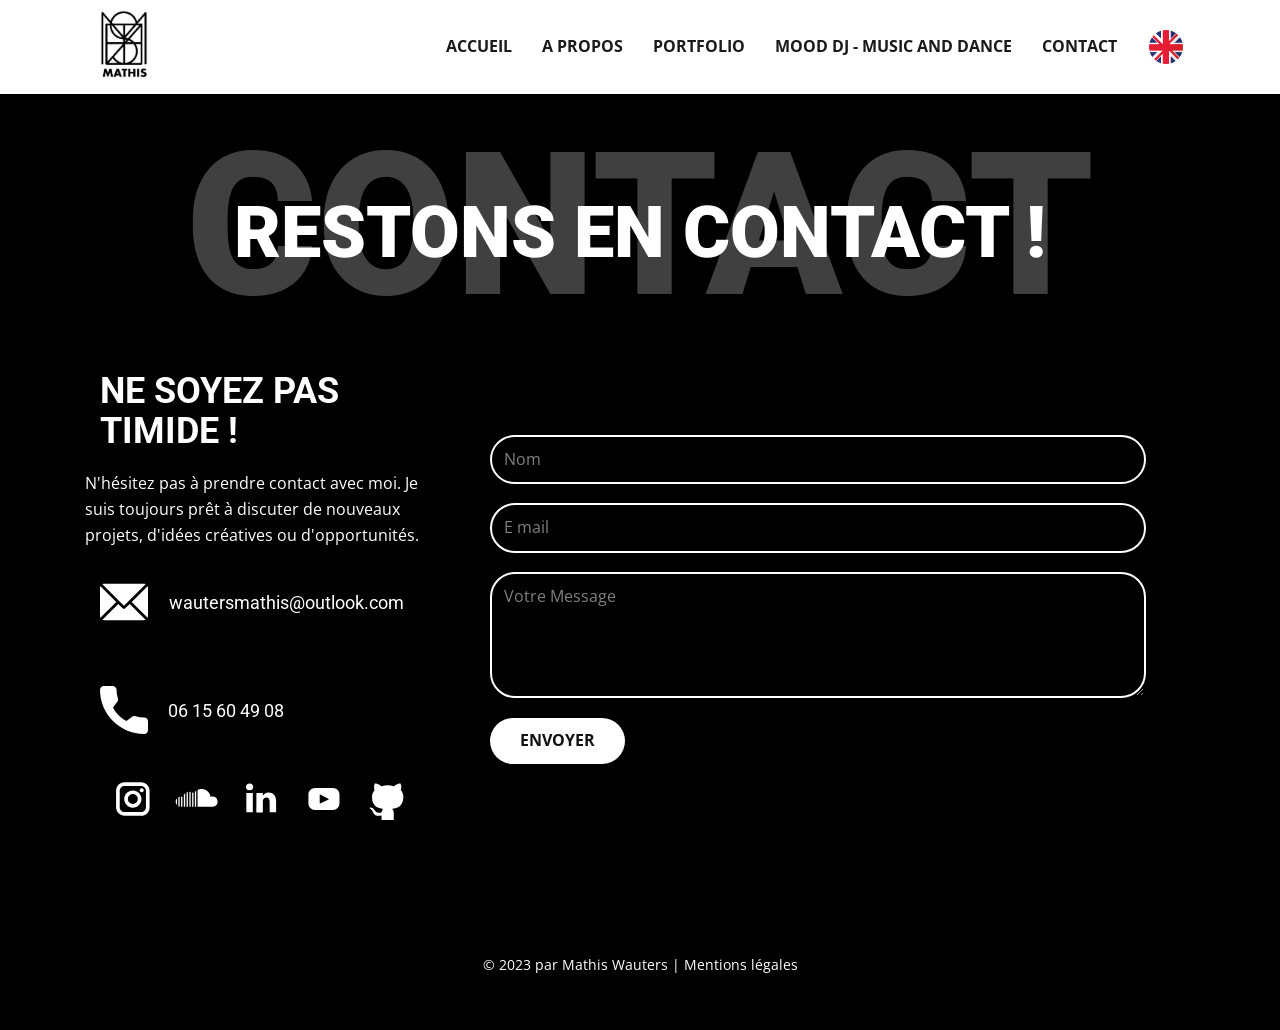
<file: Mathis-WAUTERS---Contact.html>
<!DOCTYPE html>
<html style="font-size: 16px;" lang="fr-FR">
  <head>
    <meta name="viewport" content="width=device-width, initial-scale=1.0">
    <meta charset="utf-8">
    <meta name="keywords" content="contact, Restons en contact !, don&amp;apos;t be shy">
    <meta name="description" content="">
    <meta name="robots" content="noindex">
    <meta name="page_type" content="np-template-header-footer-from-plugin">
    <title>Mathis WAUTERS - Contact</title>
    <link rel="stylesheet" href="nicepage.css" media="screen">
<link rel="stylesheet" href="Mathis-WAUTERS---Contact.css" media="screen">
    <script class="u-script" type="text/javascript" src="jquery.js" defer=""></script>
    <script class="u-script" type="text/javascript" src="nicepage.js" defer=""></script>
    <link rel="icon" href="images/favicon13.jpg">
    <link id="u-theme-google-font" rel="stylesheet" href="https://fonts.googleapis.com/css?family=Roboto:100,100i,300,300i,400,400i,500,500i,700,700i,900,900i|Open+Sans:300,300i,400,400i,500,500i,600,600i,700,700i,800,800i">
    
    
    
    <script type="application/ld+json">{
		"@context": "http://schema.org",
		"@type": "Organization",
		"name": "Mathis WAUTERS FR",
		"logo": "images/petit1610708095265.jpg"
}</script>
    <meta name="theme-color" content="#478ac9">
    <meta property="og:title" content="Mathis WAUTERS - Contact">
    <meta property="og:description" content="">
    <meta property="og:type" content="website">
  </head>
  <body class="u-body u-xl-mode"><header class="u-border-2 u-border-black u-border-no-left u-border-no-right u-border-no-top u-clearfix u-custom-border u-header u-header" id="sec-82a1"><div class="u-clearfix u-sheet u-sheet-1">
        <a href="https://mathiswauters.fr" class="u-image u-logo u-image-1" data-image-width="353" data-image-height="403" title="Mathis WAUTERS - Accueil">
          <img src="images/petit1610708095265.jpg" class="u-logo-image u-logo-image-1">
        </a>
        <nav class="u-menu u-menu-dropdown u-offcanvas u-menu-1" data-position="Menu">
          <div class="menu-collapse" style="font-size: 1rem; letter-spacing: 0px; font-weight: 700; text-transform: uppercase;">
            <a class="u-button-style u-custom-active-border-color u-custom-border u-custom-border-color u-custom-borders u-custom-hover-border-color u-custom-left-right-menu-spacing u-custom-padding-bottom u-custom-text-active-color u-custom-text-color u-custom-text-hover-color u-custom-top-bottom-menu-spacing u-nav-link u-text-active-palette-1-base u-text-hover-palette-2-base" href="#">
              <svg class="u-svg-link" viewBox="0 0 24 24"><use xmlns:xlink="http://www.w3.org/1999/xlink" xlink:href="#menu-hamburger"></use></svg>
              <svg class="u-svg-content" version="1.1" id="menu-hamburger" viewBox="0 0 16 16" x="0px" y="0px" xmlns:xlink="http://www.w3.org/1999/xlink" xmlns="http://www.w3.org/2000/svg"><g><rect y="1" width="16" height="2"></rect><rect y="7" width="16" height="2"></rect><rect y="13" width="16" height="2"></rect>
</g></svg>
            </a>
          </div>
          <div class="u-custom-menu u-nav-container">
            <ul class="u-nav u-spacing-30 u-unstyled u-nav-1"><li class="u-nav-item"><a class="u-border-2 u-border-active-black u-border-hover-black u-border-no-left u-border-no-right u-border-no-top u-button-style u-nav-link u-text-active-black u-text-grey-90 u-text-hover-grey-90" href="https://mathiswauters.fr/" style="padding: 10px 0px;">Accueil</a>
</li><li class="u-nav-item"><a class="u-border-2 u-border-active-black u-border-hover-black u-border-no-left u-border-no-right u-border-no-top u-button-style u-nav-link u-text-active-black u-text-grey-90 u-text-hover-grey-90" href="https://mathiswauters.fr/Mathis-WAUTERS---A-Propos.html" style="padding: 10px 0px;">A propos</a>
</li><li class="u-nav-item"><a class="u-border-2 u-border-active-black u-border-hover-black u-border-no-left u-border-no-right u-border-no-top u-button-style u-nav-link u-text-active-black u-text-grey-90 u-text-hover-grey-90" href="https://mathiswauters.fr/Mathis-WAUTERS---Portfolio.html" style="padding: 10px 0px;">Portfolio</a>
</li><li class="u-nav-item"><a class="u-border-2 u-border-active-black u-border-hover-black u-border-no-left u-border-no-right u-border-no-top u-button-style u-nav-link u-text-active-black u-text-grey-90 u-text-hover-grey-90" href="https://mood-dj.fr" style="padding: 10px 0px;">MOOD DJ - Music And Dance</a>
</li><li class="u-nav-item"><a class="u-border-2 u-border-active-black u-border-hover-black u-border-no-left u-border-no-right u-border-no-top u-button-style u-nav-link u-text-active-black u-text-grey-90 u-text-hover-grey-90" href="https://mathiswauters.fr/Mathis-WAUTERS---Contact.html" style="padding: 10px 0px;">Contact</a>
</li></ul>
          </div>
          <div class="u-custom-menu u-nav-container-collapse">
            <div class="u-black u-container-style u-inner-container-layout u-opacity u-opacity-95 u-sidenav">
              <div class="u-inner-container-layout u-sidenav-overflow">
                <div class="u-menu-close"></div>
                <ul class="u-align-center u-nav u-popupmenu-items u-unstyled u-nav-2"><li class="u-nav-item"><a class="u-button-style u-nav-link" href="https://mathiswauters.fr/" style="padding: 10px 0px;">Accueil</a>
</li><li class="u-nav-item"><a class="u-button-style u-nav-link" href="https://mathiswauters.fr/Mathis-WAUTERS---A-Propos.html" style="padding: 10px 0px;">A propos</a>
</li><li class="u-nav-item"><a class="u-button-style u-nav-link" href="https://mathiswauters.fr/Mathis-WAUTERS---Portfolio.html" style="padding: 10px 0px;">Portfolio</a>
</li><li class="u-nav-item"><a class="u-button-style u-nav-link" href="https://mood-dj.fr" style="padding: 10px 0px;">MOOD DJ - Music And Dance</a>
</li><li class="u-nav-item"><a class="u-button-style u-nav-link" href="https://mathiswauters.fr/Mathis-WAUTERS---Contact.html" style="padding: 10px 0px;">Contact</a>
</li></ul>
              </div>
            </div>
            <div class="u-black u-menu-overlay u-opacity u-opacity-70"></div>
          </div>
        </nav><span class="u-file-icon u-icon u-icon-1" data-href="http://en.mathiswauters.fr"><img src="images/323329.png" alt=""></span>
      </div></header>
    <section class="u-align-center u-black u-clearfix u-section-1" id="carousel_cd8e">
      <div class="u-clearfix u-sheet u-valign-middle u-sheet-1">
        <h1 class="u-text u-text-default u-text-grey-75 u-text-1">contact</h1>
        <h2 class="u-text u-text-default-lg u-text-default-xl u-text-2">Restons en contact !</h2>
        <div class="u-clearfix u-expanded-width u-gutter-0 u-layout-wrap u-layout-wrap-1">
          <div class="u-layout">
            <div class="u-layout-row">
              <div class="u-align-left u-container-style u-layout-cell u-left-cell u-size-20-lg u-size-20-xl u-size-29-md u-size-29-sm u-size-29-xs u-layout-cell-1">
                <div class="u-container-layout u-container-layout-1">
                  <h2 class="u-text u-text-3">Ne soyez pas timide !</h2>
                  <p class="u-text u-text-4"> N'hésitez pas à prendre contact avec moi. Je suis toujours prêt à discuter de nouveaux projets, d'idées créatives ou d'opportunités.</p><span class="u-icon u-icon-circle u-icon-1"><svg class="u-svg-link" preserveAspectRatio="xMidYMin slice" viewBox="0 0 512 512" style=""><use xmlns:xlink="http://www.w3.org/1999/xlink" xlink:href="#svg-aec0"></use></svg><svg class="u-svg-content" viewBox="0 0 512 512" x="0px" y="0px" id="svg-aec0" style="enable-background:new 0 0 512 512;"><g><g><path d="M467,61H45c-6.927,0-13.412,1.703-19.279,4.51L255,294.789l51.389-49.387c0,0,0.004-0.005,0.005-0.007    c0.001-0.002,0.005-0.004,0.005-0.004L486.286,65.514C480.418,62.705,473.929,61,467,61z"></path>
</g>
</g><g><g><path d="M507.496,86.728L338.213,256.002L507.49,425.279c2.807-5.867,4.51-12.352,4.51-19.279V106    C512,99.077,510.301,92.593,507.496,86.728z"></path>
</g>
</g><g><g><path d="M4.51,86.721C1.703,92.588,0,99.073,0,106v300c0,6.923,1.701,13.409,4.506,19.274L173.789,256L4.51,86.721z"></path>
</g>
</g><g><g><path d="M317.002,277.213l-51.396,49.393c-2.93,2.93-6.768,4.395-10.605,4.395s-7.676-1.465-10.605-4.395L195,277.211    L25.714,446.486C31.582,449.295,38.071,451,45,451h422c6.927,0,13.412-1.703,19.279-4.51L317.002,277.213z"></path>
</g>
</g></svg></span>
                  <h6 class="u-text u-text-default u-text-5">wautersmathis@outlook.com</h6><span class="u-icon u-icon-circle u-icon-2"><svg class="u-svg-link" preserveAspectRatio="xMidYMin slice" viewBox="0 0 384 384" style=""><use xmlns:xlink="http://www.w3.org/1999/xlink" xlink:href="#svg-8a7f"></use></svg><svg class="u-svg-content" viewBox="0 0 384 384" x="0px" y="0px" id="svg-8a7f" style="enable-background:new 0 0 384 384;"><g><g><path d="M353.188,252.052c-23.51,0-46.594-3.677-68.469-10.906c-10.719-3.656-23.896-0.302-30.438,6.417l-43.177,32.594    c-50.073-26.729-80.917-57.563-107.281-107.26l31.635-42.052c8.219-8.208,11.167-20.198,7.635-31.448    c-7.26-21.99-10.948-45.063-10.948-68.583C132.146,13.823,118.323,0,101.333,0H30.813C13.823,0,0,13.823,0,30.813    C0,225.563,158.438,384,353.188,384c16.99,0,30.813-13.823,30.813-30.813v-70.323C384,265.875,370.177,252.052,353.188,252.052z"></path>
</g>
</g></svg></span>
                  <h6 class="u-text u-text-default u-text-6">06 15 60 49 08</h6>
                  <div class="u-social-icons u-spacing-10 u-social-icons-1">
                    <a class="u-social-url" title="instagram" target="_blank" href="https://instagram.com/mathis_waut"><span class="u-icon u-social-icon u-social-instagram u-text-black u-icon-3"><svg class="u-svg-link" preserveAspectRatio="xMidYMin slice" viewBox="0 0 112 112" style=""><use xmlns:xlink="http://www.w3.org/1999/xlink" xlink:href="#svg-030f"></use></svg><svg class="u-svg-content" viewBox="0 0 112 112" x="0" y="0" id="svg-030f"><circle fill="currentColor" cx="56.1" cy="56.1" r="55"></circle><path fill="#FFFFFF" d="M55.9,38.2c-9.9,0-17.9,8-17.9,17.9C38,66,46,74,55.9,74c9.9,0,17.9-8,17.9-17.9C73.8,46.2,65.8,38.2,55.9,38.2
z M55.9,66.4c-5.7,0-10.3-4.6-10.3-10.3c-0.1-5.7,4.6-10.3,10.3-10.3c5.7,0,10.3,4.6,10.3,10.3C66.2,61.8,61.6,66.4,55.9,66.4z"></path><path fill="#FFFFFF" d="M74.3,33.5c-2.3,0-4.2,1.9-4.2,4.2s1.9,4.2,4.2,4.2s4.2-1.9,4.2-4.2S76.6,33.5,74.3,33.5z"></path><path fill="#FFFFFF" d="M73.1,21.3H38.6c-9.7,0-17.5,7.9-17.5,17.5v34.5c0,9.7,7.9,17.6,17.5,17.6h34.5c9.7,0,17.5-7.9,17.5-17.5V38.8
C90.6,29.1,82.7,21.3,73.1,21.3z M83,73.3c0,5.5-4.5,9.9-9.9,9.9H38.6c-5.5,0-9.9-4.5-9.9-9.9V38.8c0-5.5,4.5-9.9,9.9-9.9h34.5
c5.5,0,9.9,4.5,9.9,9.9V73.3z"></path></svg></span>
                    </a>
                    <a class="u-social-url" target="_blank" data-type="Soundcloud" title="Soundcloud" href="https://soundcloud.com/mathis-wauters"><span class="u-icon u-social-icon u-social-soundcloud u-text-black u-icon-4"><svg class="u-svg-link" preserveAspectRatio="xMidYMin slice" viewBox="0 0 112 112" style=""><use xmlns:xlink="http://www.w3.org/1999/xlink" xlink:href="#svg-b5af"></use></svg><svg class="u-svg-content" viewBox="0 0 112 112" x="0" y="0" id="svg-b5af"><circle fill="currentColor" cx="56.1" cy="56.1" r="55"></circle><path fill="#FFFFFF" d="M100.7,59.4c-2.1-10.1-12.2-8.7-14.4-7.6c0,0-0.6-12.8-13.9-16.2c0,0-7-2-12.9,1.5v35c0.9,0,1.8,0,2.7,0
	c2.2,0,4.4,0,6.5,0c2.8,0,5.5,0,8.3,0c2.7,0,5.4,0,8,0c2.1,0,4.1,0,6.2,0c1.6,0,2.6-0.5,3.9-1.1C98,69.3,102.1,66,100.7,59.4z"></path><polygon fill="#FFFFFF" points="53.8,72 56.6,72 56.6,38.7 53.8,41.2 "></polygon><polygon fill="#FFFFFF" points="48.2,72 50.9,72 50.9,43.5 48.2,42 "></polygon><polygon fill="#FFFFFF" points="42.5,72 45.2,72 45.2,41.3 42.5,40.9 "></polygon><polygon fill="#FFFFFF" points="36.7,72 39.4,72 39.4,41.3 36.7,42.4 "></polygon><polygon fill="#FFFFFF" points="31,72 33.8,72 33.8,44.3 31,47 "></polygon><polygon fill="#FFFFFF" points="25.3,72 28,72 28,51.6 25.3,51 "></polygon><polygon fill="#FFFFFF" points="19.6,70.8 22.3,72 22.3,51.2 19.6,52.3 "></polygon><path fill="#FFFFFF" d="M16.9,68.6V54.5C16.9,54.5,10.4,60.9,16.9,68.6z"></path></svg></span>
                    </a>
                    <a class="u-social-url" target="_blank" data-type="LinkedIn" title="LinkedIn" href="https://www.linkedin.com/in/mathiswauters/"><span class="u-icon u-social-icon u-social-linkedin u-text-black u-icon-5"><svg class="u-svg-link" preserveAspectRatio="xMidYMin slice" viewBox="0 0 112 112" style=""><use xmlns:xlink="http://www.w3.org/1999/xlink" xlink:href="#svg-1fea"></use></svg><svg class="u-svg-content" viewBox="0 0 112 112" x="0" y="0" id="svg-1fea"><circle fill="currentColor" cx="56.1" cy="56.1" r="55"></circle><path fill="#FFFFFF" d="M41.3,83.7H27.9V43.4h13.4V83.7z M34.6,37.9L34.6,37.9c-4.6,0-7.5-3.1-7.5-7c0-4,3-7,7.6-7s7.4,3,7.5,7
            C42.2,34.8,39.2,37.9,34.6,37.9z M89.6,83.7H76.2V62.2c0-5.4-1.9-9.1-6.8-9.1c-3.7,0-5.9,2.5-6.9,4.9c-0.4,0.9-0.4,2.1-0.4,3.3v22.5
            H48.7c0,0,0.2-36.5,0-40.3h13.4v5.7c1.8-2.7,5-6.7,12.1-6.7c8.8,0,15.4,5.8,15.4,18.1V83.7z"></path></svg></span>
                    </a>
                    <a class="u-social-url" target="_blank" data-type="YouTube" title="YouTube" href="https://www.youtube.com/channel/UCYos_1NQ1msrE0L66Jc0PIA"><span class="u-icon u-social-icon u-social-youtube u-text-black u-icon-6"><svg class="u-svg-link" preserveAspectRatio="xMidYMin slice" viewBox="0 0 112 112" style=""><use xmlns:xlink="http://www.w3.org/1999/xlink" xlink:href="#svg-d5d7"></use></svg><svg class="u-svg-content" viewBox="0 0 112 112" x="0" y="0" id="svg-d5d7"><circle fill="currentColor" cx="56.1" cy="56.1" r="55"></circle><path fill="#FFFFFF" d="M74.9,33.3H37.3c-7.4,0-13.4,6-13.4,13.4v18.8c0,7.4,6,13.4,13.4,13.4h37.6c7.4,0,13.4-6,13.4-13.4V46.7 C88.3,39.3,82.3,33.3,74.9,33.3L74.9,33.3z M65.9,57l-17.6,8.4c-0.5,0.2-1-0.1-1-0.6V47.5c0-0.5,0.6-0.9,1-0.6l17.6,8.9 C66.4,56,66.4,56.8,65.9,57L65.9,57z"></path></svg></span>
                    </a>
                    <a class="u-social-url" target="_blank" data-type="Github" title="Github" href="https://github.com/DrPicode"><span class="u-icon u-social-github u-social-icon u-text-black u-icon-7"><svg class="u-svg-link" preserveAspectRatio="xMidYMin slice" viewBox="0 0 112 112" style=""><use xmlns:xlink="http://www.w3.org/1999/xlink" xlink:href="#svg-67dd"></use></svg><svg class="u-svg-content" viewBox="0 0 112 112" x="0" y="0" id="svg-67dd"><circle fill="currentColor" cx="56.1" cy="56.1" r="55"></circle><path fill="#FFFFFF" d="M88,51.3c0-5.5-1.9-10.2-5.3-13.7c0.6-1.3,2.3-6.5-0.5-13.5c0,0-4.2-1.4-14,5.3c-4.1-1.1-8.4-1.7-12.7-1.8
	c-4.3,0-8.7,0.6-12.7,1.8c-9.7-6.6-14-5.3-14-5.3c-2.8,7-1,12.2-0.5,13.5C25,41.2,23,45.7,23,51.3c0,19.6,11.9,23.9,23.3,25.2
	c-1.5,1.3-2.8,3.5-3.2,6.8c-3,1.3-10.2,3.6-14.9-4.3c0,0-2.7-4.9-7.8-5.3c0,0-5-0.1-0.4,3.1c0,0,3.3,1.6,5.6,7.5c0,0,3,9.1,17.2,6
	c0,4.3,0.1,8.3,0.1,9.5h25.2c0-1.7,0.1-7.2,0.1-14c0-4.7-1.7-7.9-3.4-9.4C76,75.2,88,70.9,88,51.3z"></path></svg></span>
                    </a>
                  </div>
                </div>
              </div>
              <div class="u-container-style u-layout-cell u-right-cell u-size-31-md u-size-31-sm u-size-31-xs u-size-40-lg u-size-40-xl u-layout-cell-2">
                <div class="u-container-layout u-valign-middle u-container-layout-2">
                  <div class="u-form u-form-1">
                    <form action="#" method="POST" class="u-clearfix u-form-spacing-19 u-form-vertical u-inner-form" style="padding: 10px" source="custom" name="form">
                      <div class="u-form-group">
                        <label for="name-dee9" class="u-form-control-hidden u-label"></label>
                        <input placeholder="Nom" id="name-dee9" name="name" class="u-border-2 u-border-white u-input u-input-rectangle u-radius-25" required="required" type="text">
                      </div>
                      <div class="u-form-email u-form-group">
                        <label for="email-dee9" class="u-form-control-hidden u-label">Email</label>
                        <input type="email" placeholder="E mail" id="email-dee9" name="email" class="u-border-2 u-border-white u-input u-input-rectangle u-radius-25" required="required">
                      </div>
                      <div class="u-form-group u-form-message">
                        <label for="message-dee9" class="u-form-control-hidden u-label">Message</label>
                        <textarea placeholder="Votre Message" rows="4" cols="50" id="message-dee9" name="message" class="u-border-2 u-border-white u-input u-input-rectangle u-radius-25" required=""></textarea>
                      </div>
                      <div class="u-align-center-xs u-align-left-lg u-align-left-md u-align-left-sm u-align-left-xl u-form-group u-form-submit">
                        <a href="#" class="u-border-none u-btn u-btn-round u-btn-submit u-button-style u-radius-30 u-white u-btn-1">ENVOYER</a>
                        <input type="submit" value="submit" class="u-form-control-hidden">
                      </div>
                      <div class="u-form-send-message u-form-send-success">Merci ! Votre message a bien été envoyé !</div>
                      <div class="u-form-send-error u-form-send-message">Impossible d'envoyer votre message. Veuillez corriger les erreurs et réessayer.</div>
                      <input type="hidden" value="" name="recaptchaResponse">
                    </form>
                  </div>
                </div>
              </div>
            </div>
          </div>
        </div>
      </div>
    </section>
    
    
    
    <footer class="u-align-center u-black u-clearfix u-footer u-footer" id="sec-4aad"><div class="u-clearfix u-sheet u-valign-middle u-sheet-1">
        <p class="u-small-text u-text u-text-variant u-text-1">
          <br>© 2023 par Mathis Wauters | <a href="files/Mentionslgales-2.pdf" class="u-active-none u-border-none u-btn u-button-link u-button-style u-file-link u-hover-none u-none u-text-body-alt-color u-btn-1">Mentions légales</a>
        </p>
      </div></footer>
  </body>
</html>
</file>
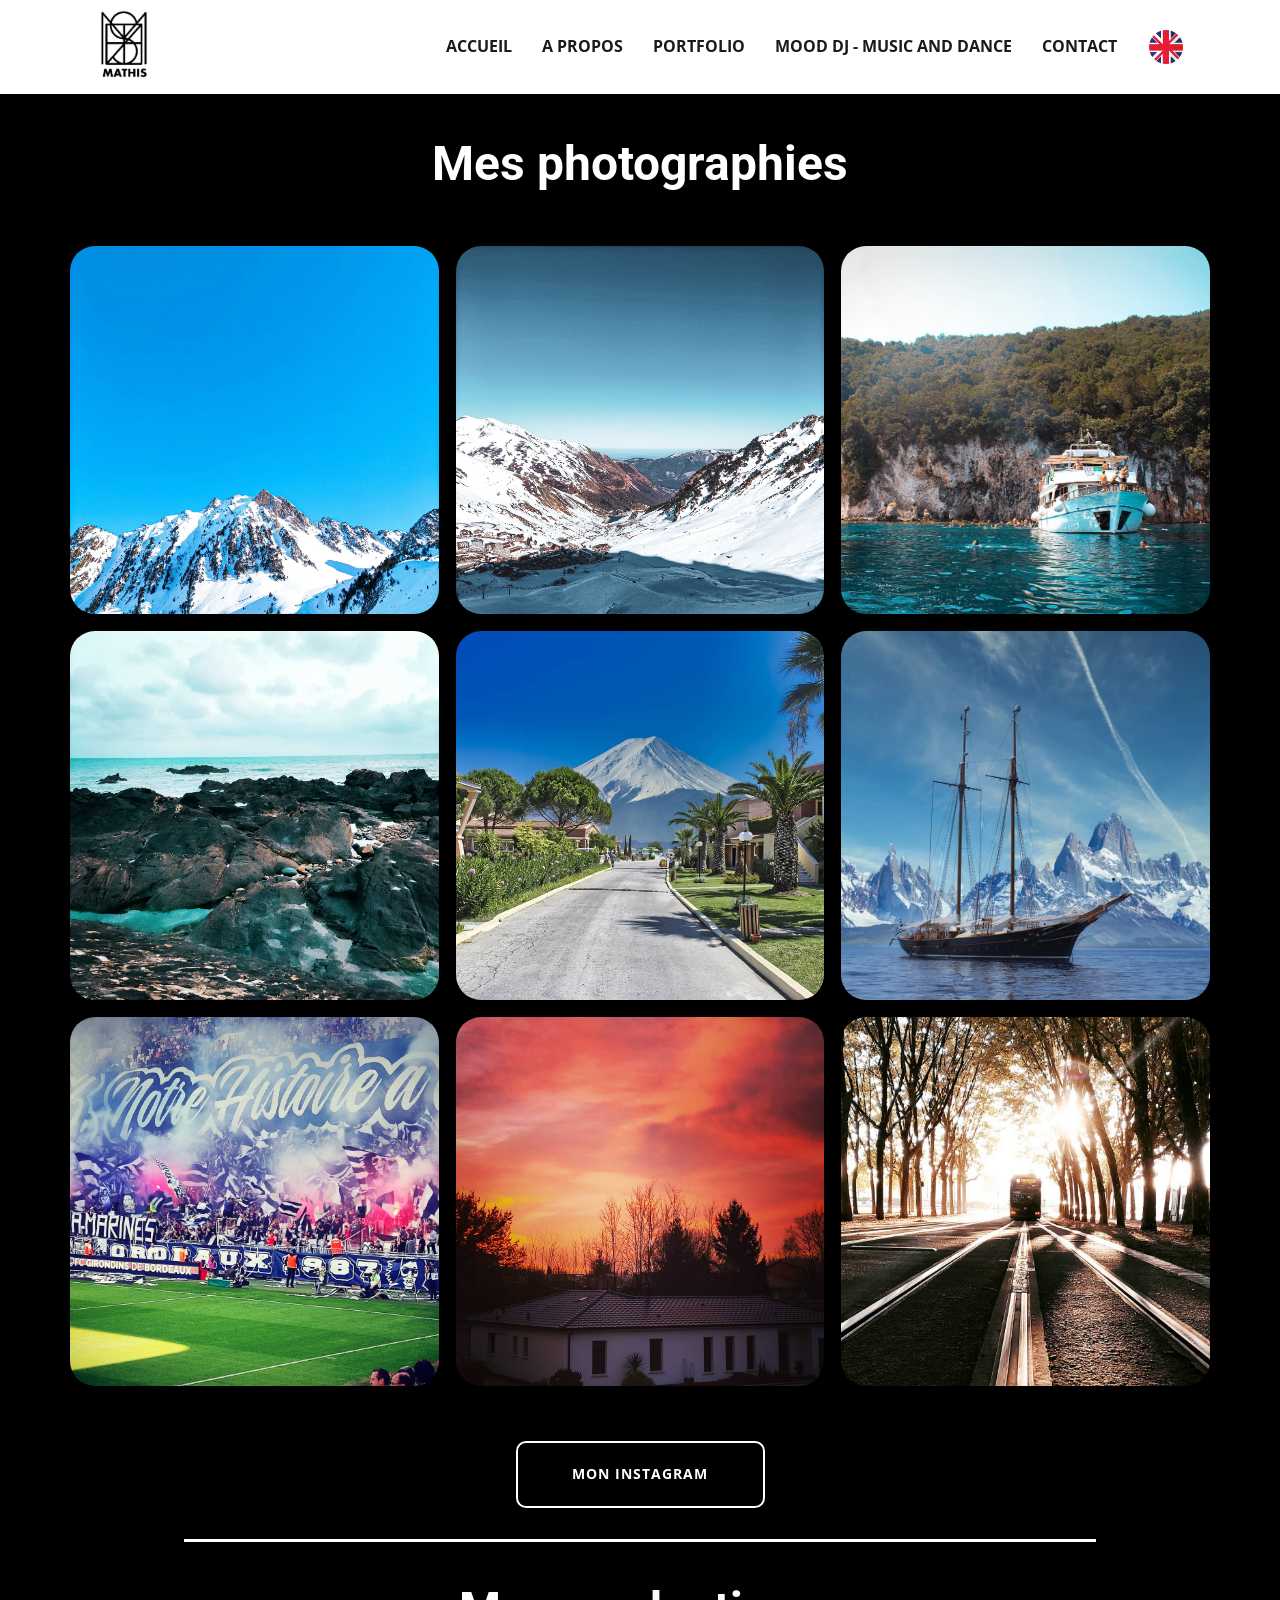
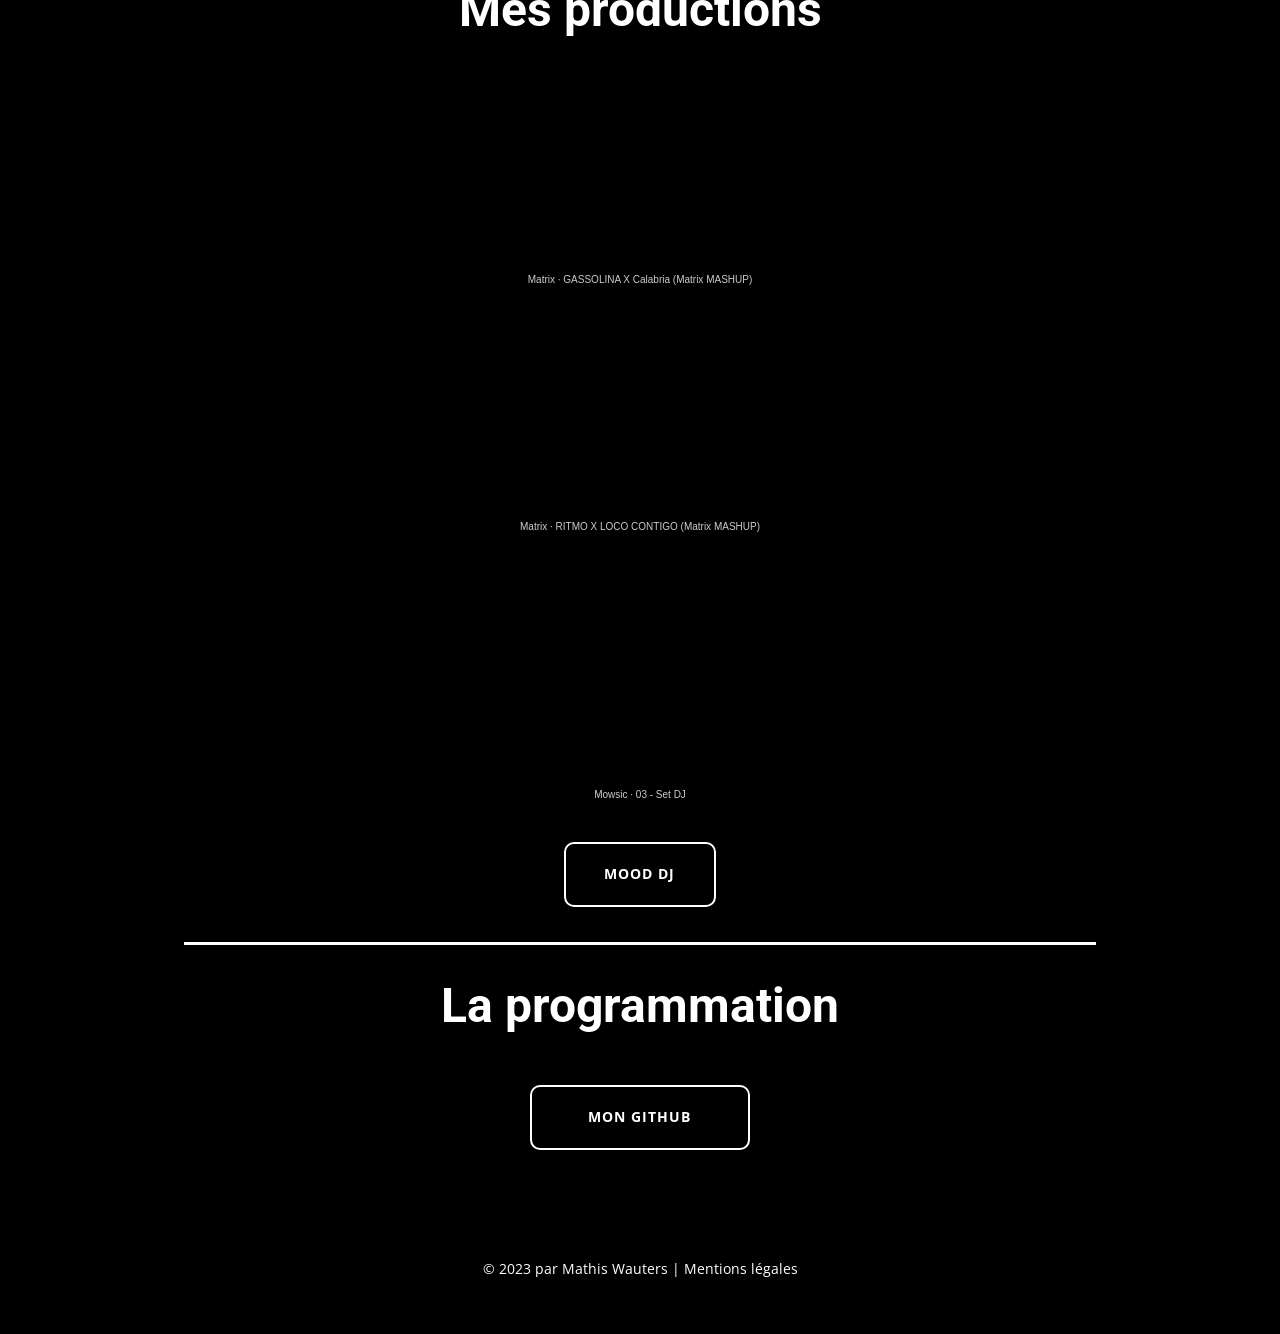
<file: Mathis-WAUTERS---Portfolio.html>
<!DOCTYPE html>
<html style="font-size: 16px;" lang="fr-FR">
  <head>
    <meta name="viewport" content="width=device-width, initial-scale=1.0">
    <meta charset="utf-8">
    <meta name="keywords" content="Mathis WAUTERS CV Portfolio">
    <meta name="description" content="">
    <meta name="robots" content="noindex">
    <meta name="page_type" content="np-template-header-footer-from-plugin">
    <title>Mathis WAUTERS - Portfolio</title>
    <link rel="stylesheet" href="nicepage.css" media="screen">
<link rel="stylesheet" href="Mathis-WAUTERS---Portfolio.css" media="screen">
    <script class="u-script" type="text/javascript" src="jquery.js" defer=""></script>
    <script class="u-script" type="text/javascript" src="nicepage.js" defer=""></script>
    <link rel="icon" href="images/favicon13.jpg">
    <link id="u-theme-google-font" rel="stylesheet" href="https://fonts.googleapis.com/css?family=Roboto:100,100i,300,300i,400,400i,500,500i,700,700i,900,900i|Open+Sans:300,300i,400,400i,500,500i,600,600i,700,700i,800,800i">
    
    
    
    <script type="application/ld+json">{
		"@context": "http://schema.org",
		"@type": "Organization",
		"name": "Mathis WAUTERS FR",
		"logo": "images/petit1610708095265.jpg"
}</script>
    <meta name="theme-color" content="#478ac9">
    <meta property="og:title" content="Mathis WAUTERS - Portfolio">
    <meta property="og:description" content="">
    <meta property="og:type" content="website">
  </head>
  <body class="u-body u-xl-mode"><header class="u-border-2 u-border-black u-border-no-left u-border-no-right u-border-no-top u-clearfix u-custom-border u-header u-header" id="sec-82a1"><div class="u-clearfix u-sheet u-sheet-1">
        <a href="https://mathiswauters.fr" class="u-image u-logo u-image-1" data-image-width="353" data-image-height="403" title="Mathis WAUTERS - Accueil">
          <img src="images/petit1610708095265.jpg" class="u-logo-image u-logo-image-1">
        </a>
        <nav class="u-menu u-menu-dropdown u-offcanvas u-menu-1" data-position="Menu">
          <div class="menu-collapse" style="font-size: 1rem; letter-spacing: 0px; font-weight: 700; text-transform: uppercase;">
            <a class="u-button-style u-custom-active-border-color u-custom-border u-custom-border-color u-custom-borders u-custom-hover-border-color u-custom-left-right-menu-spacing u-custom-padding-bottom u-custom-text-active-color u-custom-text-color u-custom-text-hover-color u-custom-top-bottom-menu-spacing u-nav-link u-text-active-palette-1-base u-text-hover-palette-2-base" href="#">
              <svg class="u-svg-link" viewBox="0 0 24 24"><use xmlns:xlink="http://www.w3.org/1999/xlink" xlink:href="#menu-hamburger"></use></svg>
              <svg class="u-svg-content" version="1.1" id="menu-hamburger" viewBox="0 0 16 16" x="0px" y="0px" xmlns:xlink="http://www.w3.org/1999/xlink" xmlns="http://www.w3.org/2000/svg"><g><rect y="1" width="16" height="2"></rect><rect y="7" width="16" height="2"></rect><rect y="13" width="16" height="2"></rect>
</g></svg>
            </a>
          </div>
          <div class="u-custom-menu u-nav-container">
            <ul class="u-nav u-spacing-30 u-unstyled u-nav-1"><li class="u-nav-item"><a class="u-border-2 u-border-active-black u-border-hover-black u-border-no-left u-border-no-right u-border-no-top u-button-style u-nav-link u-text-active-black u-text-grey-90 u-text-hover-grey-90" href="https://mathiswauters.fr/" style="padding: 10px 0px;">Accueil</a>
</li><li class="u-nav-item"><a class="u-border-2 u-border-active-black u-border-hover-black u-border-no-left u-border-no-right u-border-no-top u-button-style u-nav-link u-text-active-black u-text-grey-90 u-text-hover-grey-90" href="https://mathiswauters.fr/Mathis-WAUTERS---A-Propos.html" style="padding: 10px 0px;">A propos</a>
</li><li class="u-nav-item"><a class="u-border-2 u-border-active-black u-border-hover-black u-border-no-left u-border-no-right u-border-no-top u-button-style u-nav-link u-text-active-black u-text-grey-90 u-text-hover-grey-90" href="https://mathiswauters.fr/Mathis-WAUTERS---Portfolio.html" style="padding: 10px 0px;">Portfolio</a>
</li><li class="u-nav-item"><a class="u-border-2 u-border-active-black u-border-hover-black u-border-no-left u-border-no-right u-border-no-top u-button-style u-nav-link u-text-active-black u-text-grey-90 u-text-hover-grey-90" href="https://mood-dj.fr" style="padding: 10px 0px;">MOOD DJ - Music And Dance</a>
</li><li class="u-nav-item"><a class="u-border-2 u-border-active-black u-border-hover-black u-border-no-left u-border-no-right u-border-no-top u-button-style u-nav-link u-text-active-black u-text-grey-90 u-text-hover-grey-90" href="https://mathiswauters.fr/Mathis-WAUTERS---Contact.html" style="padding: 10px 0px;">Contact</a>
</li></ul>
          </div>
          <div class="u-custom-menu u-nav-container-collapse">
            <div class="u-black u-container-style u-inner-container-layout u-opacity u-opacity-95 u-sidenav">
              <div class="u-inner-container-layout u-sidenav-overflow">
                <div class="u-menu-close"></div>
                <ul class="u-align-center u-nav u-popupmenu-items u-unstyled u-nav-2"><li class="u-nav-item"><a class="u-button-style u-nav-link" href="https://mathiswauters.fr/" style="padding: 10px 0px;">Accueil</a>
</li><li class="u-nav-item"><a class="u-button-style u-nav-link" href="https://mathiswauters.fr/Mathis-WAUTERS---A-Propos.html" style="padding: 10px 0px;">A propos</a>
</li><li class="u-nav-item"><a class="u-button-style u-nav-link" href="https://mathiswauters.fr/Mathis-WAUTERS---Portfolio.html" style="padding: 10px 0px;">Portfolio</a>
</li><li class="u-nav-item"><a class="u-button-style u-nav-link" href="https://mood-dj.fr" style="padding: 10px 0px;">MOOD DJ - Music And Dance</a>
</li><li class="u-nav-item"><a class="u-button-style u-nav-link" href="https://mathiswauters.fr/Mathis-WAUTERS---Contact.html" style="padding: 10px 0px;">Contact</a>
</li></ul>
              </div>
            </div>
            <div class="u-black u-menu-overlay u-opacity u-opacity-70"></div>
          </div>
        </nav><span class="u-file-icon u-icon u-icon-1" data-href="http://en.mathiswauters.fr"><img src="images/323329.png" alt=""></span>
      </div></header>
    <section class="u-align-center u-black u-clearfix u-section-1" id="sec-611c">
      <div class="u-clearfix u-sheet u-valign-middle-xs u-sheet-1">
        <h1 class="u-hidden-xl u-text u-text-default u-text-1">
          <span style="font-weight: 700;">Mes photographies</span>
          <br>
        </h1>
        <h1 class="u-hidden-lg u-hidden-md u-hidden-sm u-hidden-xs u-text u-text-2">Mes photographies<br>
        </h1>
        <div class="u-expanded-width u-gallery u-layout-grid u-lightbox u-show-text-on-hover u-gallery-1">
          <div class="u-gallery-inner u-gallery-inner-1">
            <div class="u-effect-fade u-effect-hover-zoom u-gallery-item u-radius-25 u-shape-round" data-href="https://www.instagram.com/m_photograph_w/">
              <div class="u-back-slide" data-image-width="1440" data-image-height="1440">
                <img class="u-back-image u-expanded" src="images/m_photograph_w_272269101_507836300653295_4357931822755192570_n.webp11.jpg">
              </div>
              <div class="u-over-slide u-shading u-over-slide-1">
                <h3 class="u-gallery-heading"></h3>
                <p class="u-gallery-text"></p>
              </div>
            </div>
            <div class="u-effect-fade u-effect-hover-zoom u-gallery-item u-radius-25 u-shape-round" data-href="https://www.instagram.com/m_photograph_w/">
              <div class="u-back-slide" data-image-width="1440" data-image-height="1440">
                <img class="u-back-image u-expanded" src="images/m_photograph_w_272590508_330582802279215_309688231191392031_n.webp11.jpg">
              </div>
              <div class="u-over-slide u-shading u-over-slide-2">
                <h3 class="u-gallery-heading"></h3>
                <p class="u-gallery-text"></p>
              </div>
            </div>
            <div class="u-effect-fade u-effect-hover-zoom u-gallery-item u-radius-25 u-shape-round" data-href="https://www.instagram.com/m_photograph_w/">
              <div class="u-back-slide" data-image-width="1440" data-image-height="961">
                <img class="u-back-image u-expanded" src="images/m_photograph_w_265536562_488034739260602_5098464290645662463_n11.jpg">
              </div>
              <div class="u-over-slide u-shading u-over-slide-3">
                <h3 class="u-gallery-heading"></h3>
                <p class="u-gallery-text"></p>
              </div>
            </div>
            <div class="u-effect-fade u-effect-hover-zoom u-gallery-item u-radius-25 u-shape-round" data-href="https://www.instagram.com/m_photograph_w/">
              <div class="u-back-slide" data-image-width="1440" data-image-height="1800">
                <img class="u-back-image u-expanded" src="images/m_photograph_w_257789871_1011649352948619_3367732239280201603_n11.jpg">
              </div>
              <div class="u-over-slide u-shading u-over-slide-4">
                <h3 class="u-gallery-heading"></h3>
                <p class="u-gallery-text"></p>
              </div>
            </div>
            <div class="u-effect-fade u-effect-hover-zoom u-gallery-item u-radius-25 u-shape-round" data-href="https://www.instagram.com/m_photograph_w/">
              <div class="u-back-slide" data-image-width="1080" data-image-height="720">
                <img class="u-back-image u-expanded" src="images/m_photograph_w_126867096_1606281949550675_2059816653429050673_n11.jpg">
              </div>
              <div class="u-over-slide u-shading u-over-slide-5">
                <h3 class="u-gallery-heading"></h3>
                <p class="u-gallery-text"></p>
              </div>
            </div>
            <div class="u-effect-fade u-effect-hover-zoom u-gallery-item u-radius-25 u-shape-round" data-href="https://www.instagram.com/m_photograph_w/">
              <div class="u-back-slide" data-image-width="1080" data-image-height="893">
                <img class="u-back-image u-expanded" src="images/m_photograph_w_127576365_376373830307190_1764811243852780384_n11.jpg">
              </div>
              <div class="u-over-slide u-shading u-over-slide-6">
                <h3 class="u-gallery-heading"></h3>
                <p class="u-gallery-text"></p>
              </div>
            </div>
            <div class="u-effect-fade u-effect-hover-zoom u-gallery-item u-radius-25 u-shape-round" data-href="https://www.instagram.com/m_photograph_w/">
              <div class="u-back-slide" data-image-width="1440" data-image-height="1080">
                <img class="u-back-image u-expanded" src="images/m_photograph_w_233664387_216167410433135_6800160400735454005_n11.jpg">
              </div>
              <div class="u-over-slide u-shading u-over-slide-7">
                <h3 class="u-gallery-heading"></h3>
                <p class="u-gallery-text"></p>
              </div>
            </div>
            <div class="u-effect-fade u-effect-hover-zoom u-gallery-item u-radius-25 u-shape-round" data-href="https://www.instagram.com/m_photograph_w/">
              <div class="u-back-slide" data-image-width="1440" data-image-height="1800">
                <img class="u-back-image u-expanded" src="images/m_photograph_w_267151386_1369997513449904_6617200968930032275_n2.jpg">
              </div>
              <div class="u-over-slide u-shading u-over-slide-8">
                <h3 class="u-gallery-heading"></h3>
                <p class="u-gallery-text"></p>
              </div>
            </div>
            <div class="u-effect-fade u-effect-hover-zoom u-gallery-item u-radius-25 u-shape-round" data-href="https://www.instagram.com/m_photograph_w/">
              <div class="u-back-slide" data-image-width="1080" data-image-height="1080">
                <img class="u-back-image u-expanded" src="images/m_photograph_w_118661722_146486307117210_1264109548698439143_n11.jpg">
              </div>
              <div class="u-over-slide u-shading u-over-slide-9">
                <h3 class="u-gallery-heading"></h3>
                <p class="u-gallery-text"></p>
              </div>
            </div>
          </div>
        </div>
        <a href="https://instagram.com/m_photograph_w" class="u-align-center u-black u-border-2 u-border-white u-btn u-btn-round u-button-style u-hover-white u-radius-10 u-btn-1">MON instagram</a>
        <div class="u-border-3 u-border-white u-line u-line-horizontal u-line-1"></div>
        <h1 class="u-text u-text-default u-text-3">Mes productions</h1>
        <div class="u-align-center u-container-style u-group u-group-1">
          <div class="u-container-layout">
            <div class="u-clearfix u-custom-html u-expanded-width u-custom-html-1">
              <iframe width="100%" height="166" scrolling="no" frameborder="no" allow="autoplay" src="https://w.soundcloud.com/player/?url=https%3A//api.soundcloud.com/tracks/832719145&amp;color=%230c0a1f&amp;auto_play=false&amp;hide_related=false&amp;show_comments=true&amp;show_user=true&amp;show_reposts=false&amp;show_teaser=true"></iframe>
              <div style="font-size: 10px; color: #cccccc;line-break: anywhere;word-break: normal;overflow: hidden;white-space: nowrap;text-overflow: ellipsis; font-family: Interstate,Lucida Grande,Lucida Sans Unicode,Lucida Sans,Garuda,Verdana,Tahoma,sans-serif;font-weight: 100;">
                <a href="https://soundcloud.com/mathis-wauters" title="Matrix" target="_blank" style="color: #cccccc; text-decoration: none;">Matrix</a> · <a href="https://soundcloud.com/mathis-wauters/gassolina-x-calabria-matrix" title="GASSOLINA X Calabria (Matrix MASHUP)" target="_blank" style="color: #cccccc; text-decoration: none;">GASSOLINA X Calabria (Matrix MASHUP)</a>
              </div>
            </div>
            <div class="u-clearfix u-custom-html u-expanded-width u-custom-html-2">
              <iframe width="100%" height="166" scrolling="no" frameborder="no" allow="autoplay" src="https://w.soundcloud.com/player/?url=https%3A//api.soundcloud.com/tracks/832876669&amp;color=%230c0a1f&amp;auto_play=false&amp;hide_related=false&amp;show_comments=true&amp;show_user=true&amp;show_reposts=false&amp;show_teaser=true"></iframe>
              <div style="font-size: 10px; color: #cccccc;line-break: anywhere;word-break: normal;overflow: hidden;white-space: nowrap;text-overflow: ellipsis; font-family: Interstate,Lucida Grande,Lucida Sans Unicode,Lucida Sans,Garuda,Verdana,Tahoma,sans-serif;font-weight: 100;">
                <a href="https://soundcloud.com/mathis-wauters" title="Matrix" target="_blank" style="color: #cccccc; text-decoration: none;">Matrix</a> · <a href="https://soundcloud.com/mathis-wauters/ritmo-x-loco-contigo-matrix" title="RITMO X LOCO CONTIGO (Matrix MASHUP)" target="_blank" style="color: #cccccc; text-decoration: none;">RITMO X LOCO CONTIGO (Matrix MASHUP)</a>
              </div>
            </div>
            <div class="u-clearfix u-custom-html u-expanded-width u-custom-html-3">
              <iframe width="100%" height="166" scrolling="no" frameborder="no" allow="autoplay" src="https://w.soundcloud.com/player/?url=https%3A//api.soundcloud.com/tracks/1314220273&amp;color=%23040404&amp;auto_play=false&amp;hide_related=false&amp;show_comments=true&amp;show_user=true&amp;show_reposts=false&amp;show_teaser=true"></iframe>
              <div style="font-size: 10px; color: #cccccc;line-break: anywhere;word-break: normal;overflow: hidden;white-space: nowrap;text-overflow: ellipsis; font-family: Interstate,Lucida Grande,Lucida Sans Unicode,Lucida Sans,Garuda,Verdana,Tahoma,sans-serif;font-weight: 100;">
                <a href="https://soundcloud.com/mathis-wauters" title="Mowsic" target="_blank" style="color: #cccccc; text-decoration: none;">Mowsic</a> · <a href="https://soundcloud.com/mathis-wauters/03-set-dj" title="03 - Set DJ" target="_blank" style="color: #cccccc; text-decoration: none;">03 - Set DJ</a>
              </div>
            </div>
          </div>
        </div>
        <a href="https://mood-dj.fr" class="u-align-center u-black u-border-2 u-border-white u-btn u-btn-round u-button-style u-hover-white u-radius-10 u-btn-2">MOOD DJ</a>
        <div class="u-border-3 u-border-white u-line u-line-horizontal u-line-2"></div>
        <h1 class="u-text u-text-4">La programmation</h1>
        <a href="https://github.com/DrPicode" class="u-align-center u-black u-border-2 u-border-white u-btn u-btn-round u-button-style u-hover-white u-radius-10 u-btn-3">Mon GITHUB</a>
      </div>
    </section>
    
    
    
    <footer class="u-align-center u-black u-clearfix u-footer u-footer" id="sec-4aad"><div class="u-clearfix u-sheet u-valign-middle u-sheet-1">
        <p class="u-small-text u-text u-text-variant u-text-1">
          <br>© 2023 par Mathis Wauters | <a href="files/Mentionslgales-2.pdf" class="u-active-none u-border-none u-btn u-button-link u-button-style u-file-link u-hover-none u-none u-text-body-alt-color u-btn-1">Mentions légales</a>
        </p>
      </div></footer>
  </body>
</html>
</file>
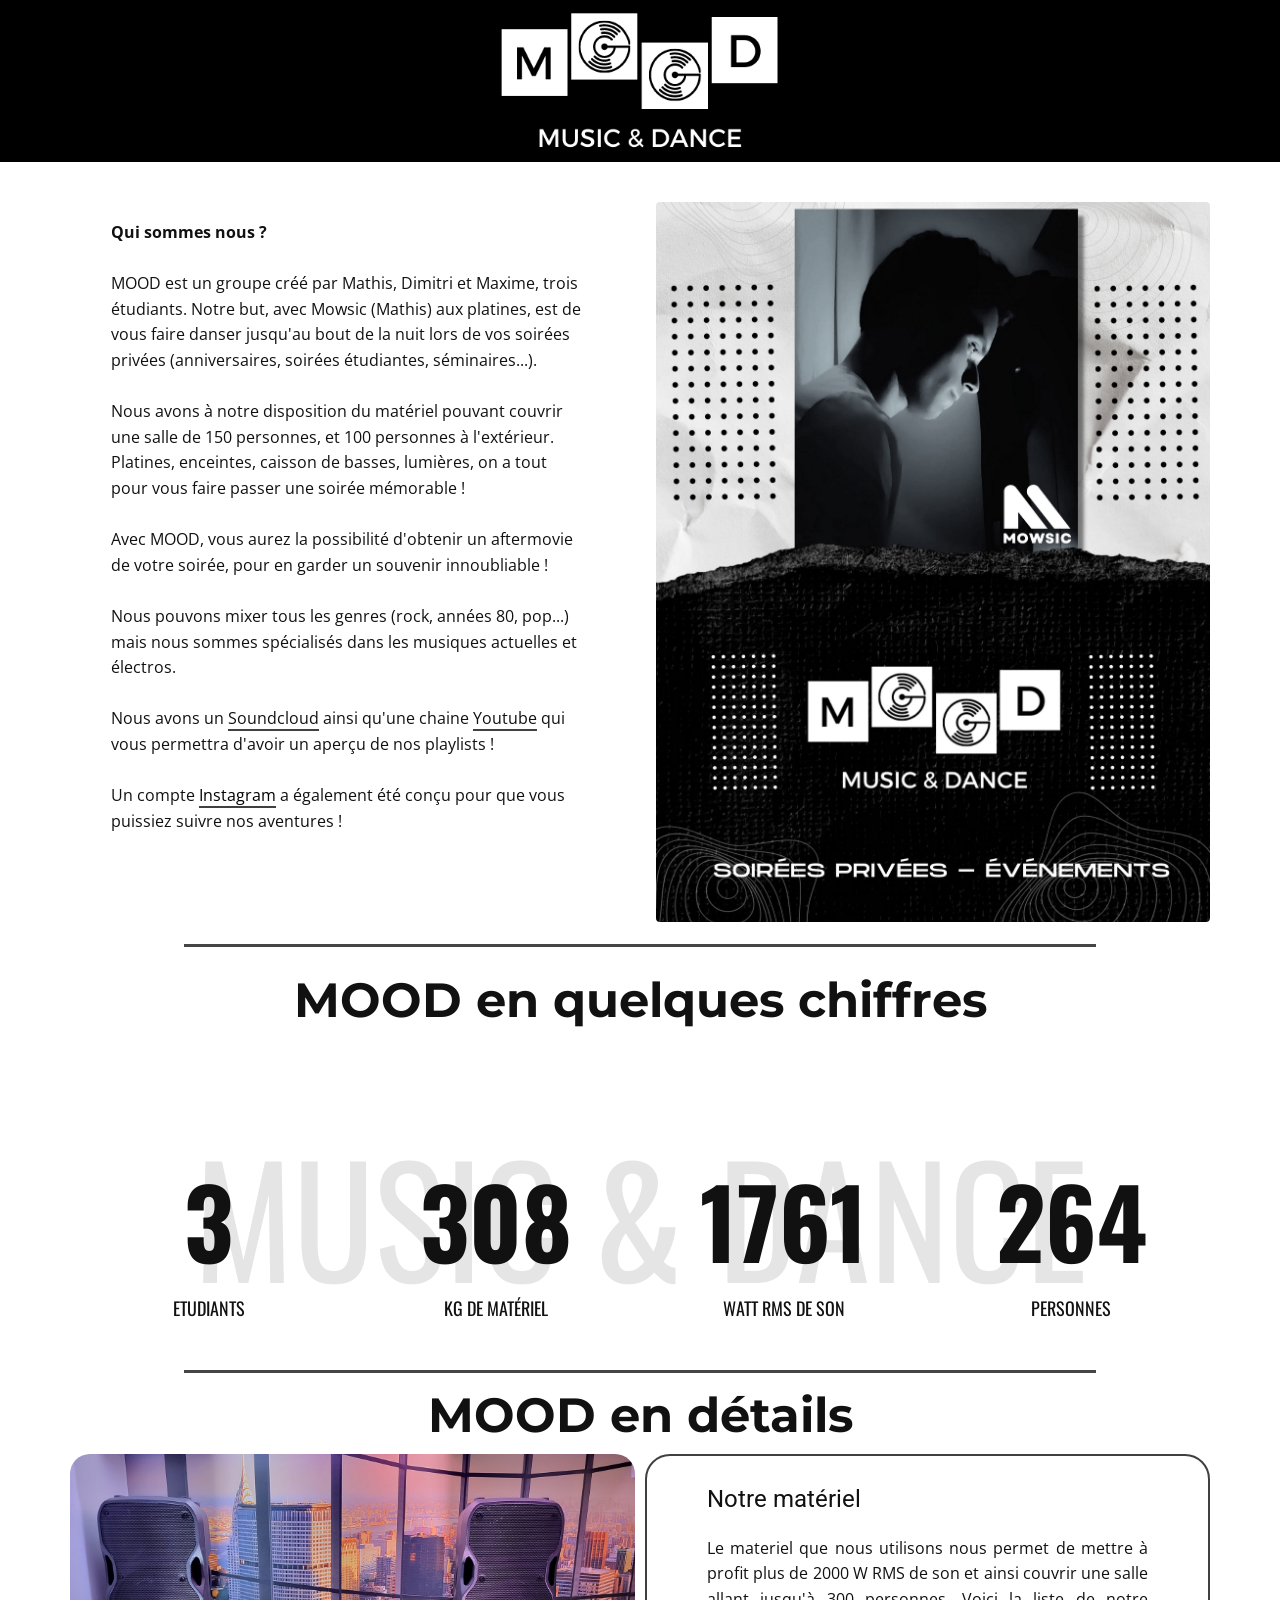
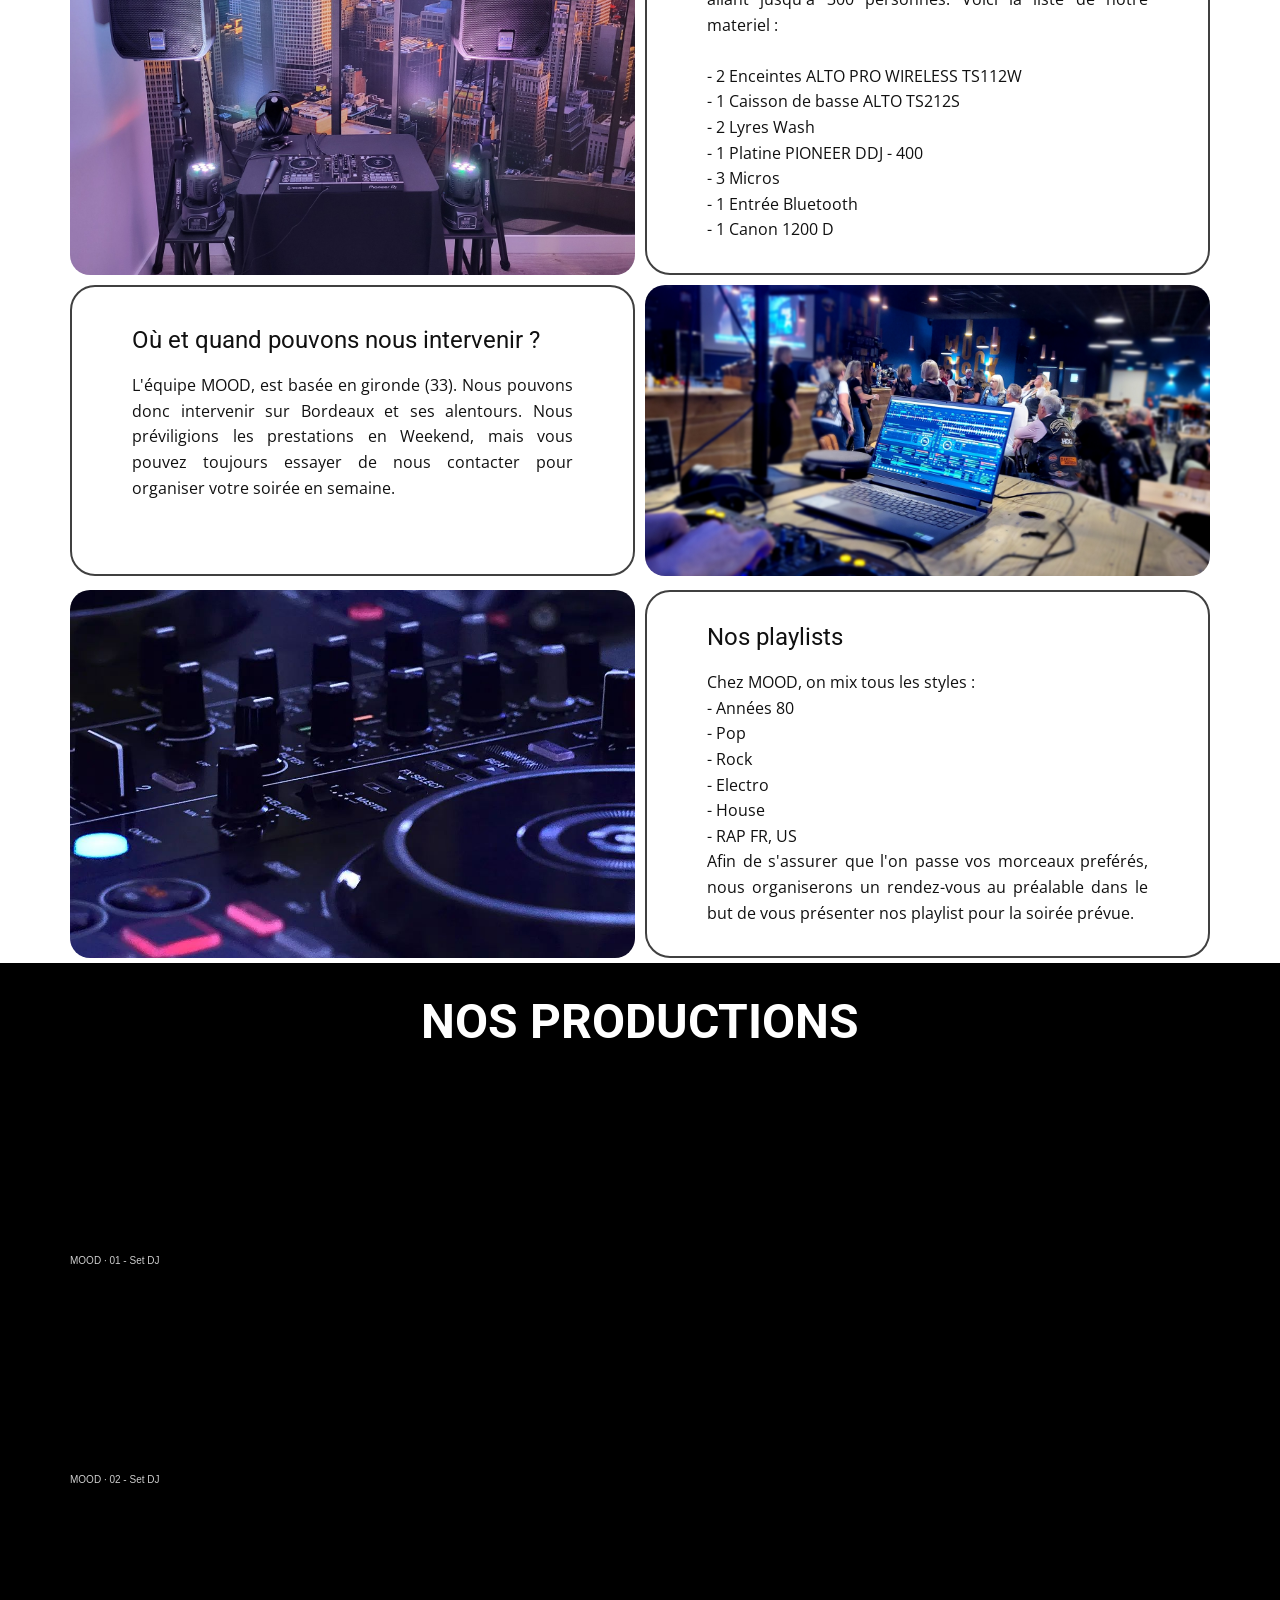
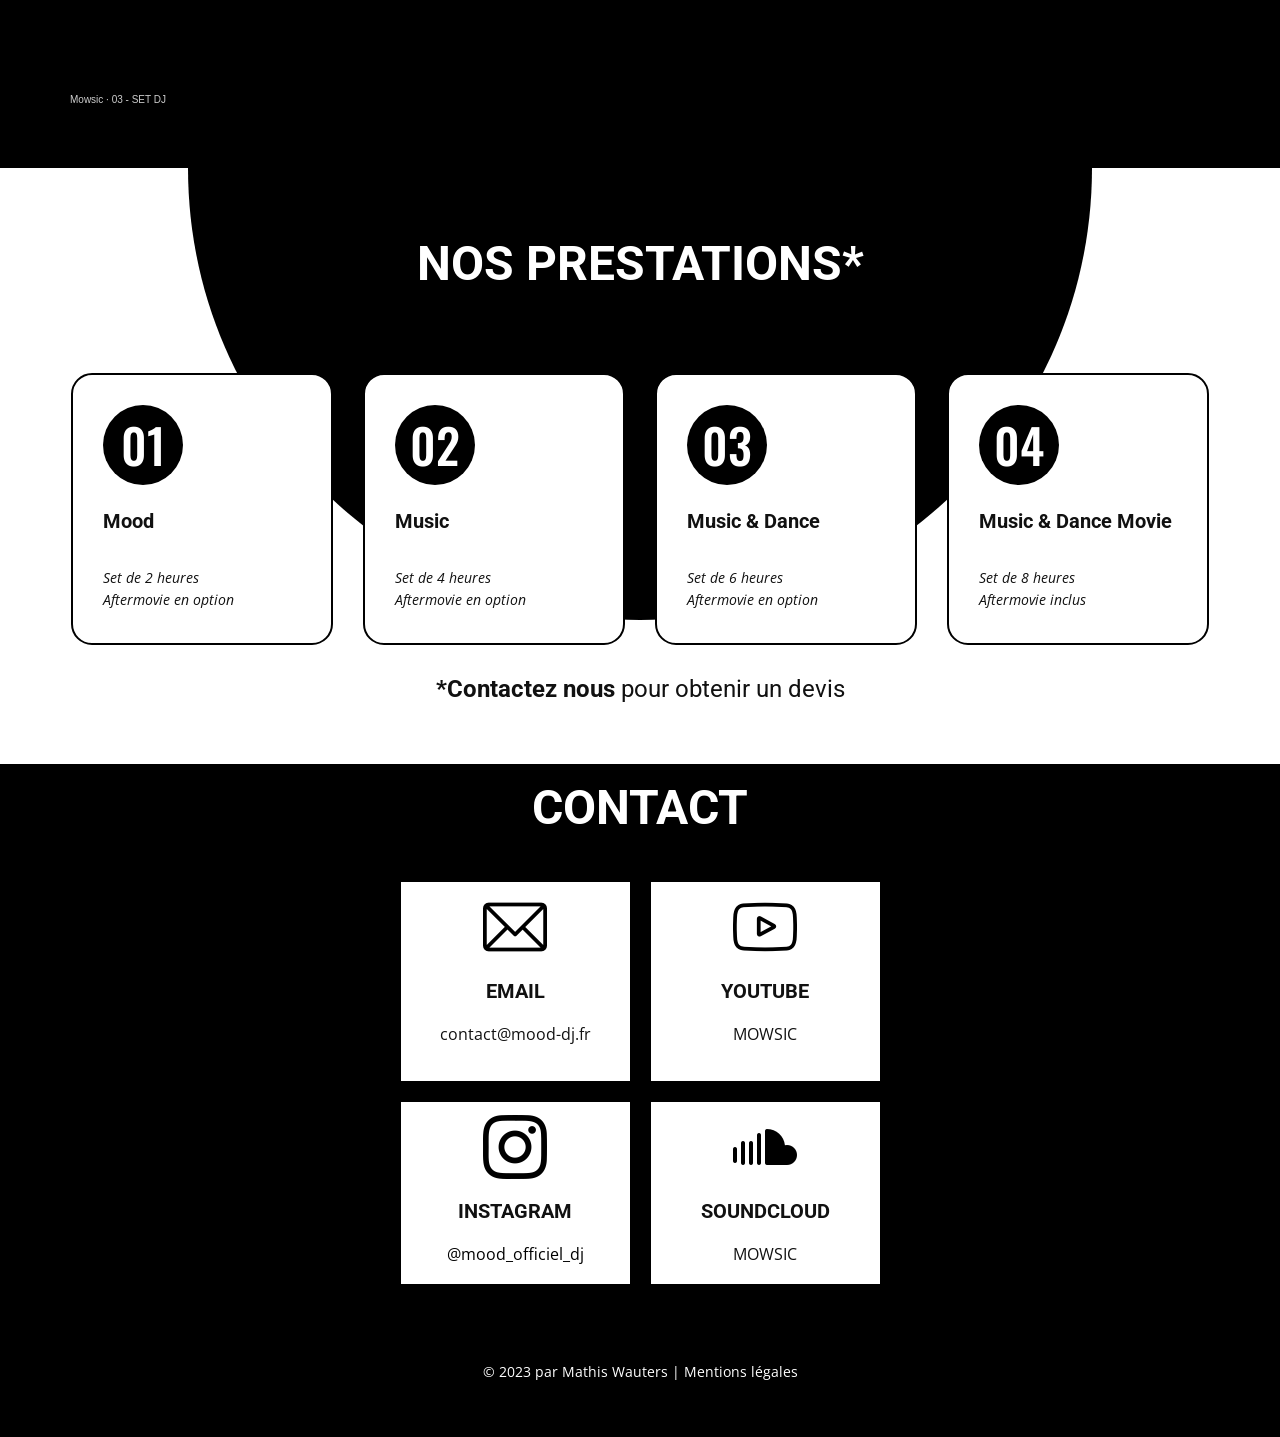
<file: MOOD-DJ---Music-And-Dance.html>
<!DOCTYPE html>
<html style="font-size: 16px;" lang="fr-FR"><head>
    <meta name="viewport" content="width=device-width, initial-scale=1.0">
    <meta charset="utf-8">
    <meta name="keywords" content="DJ MOOD Prestations Musique Dance Danse Electro Anniversaire Music">
    <meta name="description" content="Prestations DJ pour des soirées privées et evenements.">
    <meta name="page_type" content="np-template-header-footer-from-plugin">
    <meta property="og:title" content="MOOD - Music and Dance">
    <meta property="og:description" content="MOOD - Music and Dance, préstations de DJ pour soirées privées et événements.">
    <meta property="og:image" content="https://mood-dj.fr/images/1-27.png">
    <meta property="og:url" content="https://mood-dj.fr">
    <title>MOOD DJ - Music And Dance</title>
    <link rel="stylesheet" href="nicepage.css" media="screen">
<link rel="stylesheet" href="MOOD-DJ---Music-And-Dance.css" media="screen">
    <script class="u-script" type="text/javascript" src="jquery.js" defer=""></script>
    <script class="u-script" type="text/javascript" src="nicepage.js" defer=""></script>
    <link rel="icon" href="images/favicon13.jpg">
    <link id="u-theme-google-font" rel="stylesheet" href="https://fonts.googleapis.com/css?family=Roboto:100,100i,300,300i,400,400i,500,500i,700,700i,900,900i|Open+Sans:300,300i,400,400i,500,500i,600,600i,700,700i,800,800i">
    <link id="u-page-google-font" rel="stylesheet" href="https://fonts.googleapis.com/css?family=Montserrat:100,100i,200,200i,300,300i,400,400i,500,500i,600,600i,700,700i,800,800i,900,900i|Montserrat:100,100i,200,200i,300,300i,400,400i,500,500i,600,600i,700,700i,800,800i,900,900i|Oswald:200,300,400,500,600,700|Roboto:100,100i,300,300i,400,400i,500,500i,700,700i,900,900i">
    
    
    
    
    
    
    
    
    <script type="application/ld+json">{
		"@context": "http://schema.org",
		"@type": "Organization",
		"name": "Mathis WAUTERS FR"
}</script>
    <meta name="theme-color" content="#478ac9">
    <meta property="og:type" content="website">
  </head>
  <body class="u-body u-xl-mode">
    <section class="u-align-center u-clearfix u-valign-middle-sm u-valign-middle-xs u-section-1" id="carousel_f137">
      <div class="u-align-left u-black u-container-style u-expanded-width u-group u-shape-rectangle u-group-1">
        <div class="u-container-layout u-container-layout-1">
          <img class="u-image u-image-default u-image-1" src="images/Rogn2.png" alt="" data-image-width="376" data-image-height="195" data-href="https://mood-dj.fr">
        </div>
      </div>
      <div class="u-clearfix u-gutter-32 u-layout-wrap u-layout-wrap-1">
        <div class="u-gutter-0 u-layout">
          <div class="u-layout-row">
            <div class="u-align-left u-container-style u-layout-cell u-size-30 u-layout-cell-1">
              <div class="u-container-layout u-container-layout-2">
                <p class="u-text u-text-1">
                  <span style="font-weight: 700;">Qui sommes nous ?</span>
                  <br>
                  <br>MOOD est un groupe créé par Mathis, Dimitri et Maxime, trois étudiants. Notre but, avec Mowsic (Mathis) aux platines, est de vous faire danser jusqu'au bout de la nuit lors de vos soirées privées (anniversaires, soirées étudiantes, séminaires...).&nbsp;<br>
                  <br>Nous avons à notre disposition du matériel pouvant couvrir une salle de 150 personnes, et 100 personnes à l'extérieur. Platines, enceintes, caisson de basses, lumières, on a tout pour vous faire passer une soirée mémorable !&nbsp;<br>
                  <br>Avec MOOD, vous aurez la possibilité d'obtenir un aftermovie de votre soirée, pour en garder un souvenir innoubliable !<br>
                  <br>Nous pouvons mixer tous les genres (rock, années 80, pop...) mais nous sommes spécialisés dans les musiques actuelles et électros. <br>
                  <br>Nous avons un <a href="https://soundcloud.com/mathis-wauters?utm_source=clipboard&amp;utm_medium=text&amp;utm_campaign=social_sharing" class="u-active-none u-border-2 u-border-grey-75 u-bottom-left-radius-0 u-bottom-right-radius-0 u-btn u-button-link u-button-style u-hover-none u-none u-radius-0 u-text-body-color u-top-left-radius-0 u-top-right-radius-0 u-btn-1">Soundcloud</a>&nbsp;ainsi qu'une chaine <a href="https://www.youtube.com/channel/UClAWrU5_MVMevTDbq2xqg9w" class="u-active-none u-border-2 u-border-grey-75 u-bottom-left-radius-0 u-bottom-right-radius-0 u-btn u-button-link u-button-style u-hover-none u-none u-radius-0 u-text-body-color u-top-left-radius-0 u-top-right-radius-0 u-btn-2">Youtube</a> qui vous permettra d'avoir un aperçu de nos playlists !<br>
                  <br>Un compte <a href="https://instagram.com/mood_officiel_dj" class="u-active-none u-border-2 u-border-grey-75 u-bottom-left-radius-0 u-bottom-right-radius-0 u-btn u-button-link u-button-style u-hover-none u-none u-radius-0 u-text-black u-top-left-radius-0 u-top-right-radius-0 u-btn-3">Instagram</a> a également été conçu pour que vous puissiez suivre nos aventures ! 
                </p>
              </div>
            </div>
            <div class="u-align-left u-container-style u-image u-layout-cell u-radius-20 u-size-30 u-image-2" data-image-width="1587" data-image-height="2245">
              <div class="u-container-layout u-container-layout-3"></div>
            </div>
          </div>
        </div>
      </div>
      <h2 class="u-hidden u-text u-text-body-alt-color u-text-2">Mon Profil</h2>
      <div class="u-border-3 u-border-grey-dark-1 u-line u-line-horizontal u-line-1"></div>
    </section>
    <section class="u-align-center-lg u-align-center-md u-align-left-sm u-align-left-xs u-clearfix u-section-2" id="sec-b27b">
      <div class="u-clearfix u-sheet u-sheet-1">
        <h1 class="u-align-center u-custom-font u-font-montserrat u-text u-text-1">MOOD en quelques chiffres<br>
          <br>
          <br>
        </h1>
        <h2 class="u-align-center u-custom-font u-font-oswald u-text u-text-grey-10 u-text-2">MUSIC &amp; DANCE</h2>
        <div class="u-expanded-width u-list u-list-1">
          <div class="u-repeater u-repeater-1">
            <div class="u-align-center u-container-style u-list-item u-repeater-item">
              <div class="u-container-layout u-similar-container u-container-layout-1">
                <h3 class="u-custom-font u-font-oswald u-text u-text-3" data-animation-name="counter" data-animation-event="scroll" data-animation-duration="3000">3</h3>
                <h6 class="u-custom-font u-font-oswald u-text u-text-default u-text-4">Etudiants</h6>
              </div>
            </div>
            <div class="u-align-center u-container-style u-list-item u-repeater-item">
              <div class="u-container-layout u-similar-container u-container-layout-2">
                <h3 class="u-custom-font u-font-oswald u-text u-text-5" data-animation-name="counter" data-animation-event="scroll" data-animation-duration="3000">350</h3>
                <h6 class="u-custom-font u-font-oswald u-text u-text-default u-text-6">kg de matériel</h6>
              </div>
            </div>
            <div class="u-align-center u-container-style u-list-item u-repeater-item">
              <div class="u-container-layout u-similar-container u-container-layout-3">
                <h3 class="u-custom-font u-font-oswald u-text u-text-7" data-animation-name="counter" data-animation-event="scroll" data-animation-duration="3000">2000</h3>
                <h6 class="u-custom-font u-font-oswald u-text u-text-default u-text-8">Watt RMS de son</h6>
              </div>
            </div>
            <div class="u-align-center u-container-style u-list-item u-repeater-item">
              <div class="u-container-layout u-similar-container u-container-layout-4">
                <h3 class="u-custom-font u-font-oswald u-text u-text-9" data-animation-name="counter" data-animation-event="scroll" data-animation-duration="3000">300</h3>
                <h6 class="u-custom-font u-font-oswald u-text u-text-default u-text-10">PERSONNES</h6>
              </div>
            </div>
          </div>
        </div>
        <div class="u-border-3 u-border-grey-dark-1 u-expanded-width-md u-expanded-width-sm u-expanded-width-xs u-line u-line-horizontal u-line-1"></div>
      </div>
    </section>
    <section class="u-clearfix u-section-3" id="sec-b8e4">
      <div class="u-clearfix u-sheet u-valign-middle u-sheet-1">
        <h2 class="u-align-left u-custom-font u-font-montserrat u-text u-text-1">MOOD en détails<span style="font-weight: 400;">
            <br>
          </span>
        </h2>
        <div class="u-clearfix u-expanded-width u-gutter-10 u-layout-wrap u-layout-wrap-1">
          <div class="u-layout">
            <div class="u-layout-col">
              <div class="u-size-30">
                <div class="u-layout-row">
                  <div class="u-align-center-lg u-align-center-md u-align-center-sm u-align-center-xs u-container-style u-image u-image-round u-layout-cell u-left-cell u-radius-25 u-size-30 u-image-1" src="" data-image-width="1600" data-image-height="1200">
                    <div class="u-container-layout u-valign-middle u-container-layout-1"></div>
                  </div>
                  <div class="u-container-style u-layout-cell u-radius-25 u-right-cell u-shape-round u-size-30 u-layout-cell-2">
                    <div class="u-border-2 u-border-grey-75 u-container-layout u-valign-bottom-xs u-valign-top-xl u-container-layout-2">
                      <h2 class="u-align-left u-text u-text-2">Notre matériel</h2>
                      <p class="u-align-justify u-text u-text-3">Le materiel que nous utilisons nous permet de mettre à profit plus de 2000 W RMS de son et ainsi couvrir une salle allant jusqu'à 300 personnes. Voici la liste de notre materiel :<br>
                        <br>- 2 Enceintes ALTO PRO WIRELESS TS112W<br>- 1 Caisson de basse ALTO TS212S<br>- 2 Lyres Wash<br>- 1 Platine PIONEER DDJ - 400<br>- 3 Micros<br>- 1 Entrée Bluetooth<br>- 1 Canon 1200 D
                      </p>
                    </div>
                  </div>
                </div>
              </div>
              <div class="u-size-30">
                <div class="u-layout-row">
                  <div class="u-container-style u-layout-cell u-left-cell u-radius-25 u-shape-round u-size-30 u-layout-cell-3">
                    <div class="u-border-2 u-border-grey-75 u-container-layout u-container-layout-3">
                      <h2 class="u-align-left u-text u-text-4">Où et quand pouvons nous intervenir ?</h2>
                      <p class="u-align-justify u-text u-text-5">L'équipe MOOD, est basée en gironde (33). Nous pouvons donc intervenir sur Bordeaux et ses alentours. Nous préviligions les prestations en Weekend, mais vous pouvez toujours essayer de nous contacter pour organiser votre soirée en semaine.</p>
                    </div>
                  </div>
                  <div class="u-container-style u-image u-layout-cell u-radius-25 u-right-cell u-size-30 u-image-2" src="" data-image-width="1600" data-image-height="1200">
                    <div class="u-container-layout u-container-layout-4"></div>
                  </div>
                </div>
              </div>
            </div>
          </div>
        </div>
        <div class="u-clearfix u-expanded-width u-gutter-10 u-layout-wrap u-layout-wrap-2">
          <div class="u-layout">
            <div class="u-layout-col">
              <div class="u-size-60">
                <div class="u-layout-row">
                  <div class="u-container-style u-image u-image-round u-layout-cell u-left-cell u-radius-25 u-size-30 u-image-3" src="" data-image-width="1080" data-image-height="1080">
                    <div class="u-container-layout u-valign-middle u-container-layout-5"></div>
                  </div>
                  <div class="u-container-style u-layout-cell u-radius-25 u-right-cell u-shape-round u-size-30 u-layout-cell-6">
                    <div class="u-border-2 u-border-grey-75 u-container-layout u-valign-top-xs u-container-layout-6">
                      <h2 class="u-align-left u-text u-text-6">Nos playlists</h2>
                      <p class="u-align-justify u-text u-text-7">Chez MOOD, on mix tous les styles :<br>- Années 80<br>- Pop<br>- Rock<br>- Electro<br>- House<br>- RAP FR, US<br>Afin de s'assurer que l'on passe vos morceaux preférés, nous organiserons un rendez-vous au préalable dans le but de vous présenter nos playlist pour la soirée prévue.
                      </p>
                    </div>
                  </div>
                </div>
              </div>
            </div>
          </div>
        </div>
      </div>
    </section>
    <section class="u-black u-clearfix u-section-4" id="sec-a575">
      <div class="u-clearfix u-sheet u-sheet-1">
        <h1 class="u-text u-text-default u-text-1">NOS PRODUCTIONS</h1>
        <div class="u-clearfix u-custom-html u-expanded-width u-custom-html-1">
          <iframe width="100%" height="166" scrolling="no" frameborder="no" allow="autoplay" src="https://w.soundcloud.com/player/?url=https%3A//api.soundcloud.com/tracks/1230552802&amp;color=%23040404&amp;auto_play=false&amp;hide_related=false&amp;show_comments=true&amp;show_user=true&amp;show_reposts=false&amp;show_teaser=true"></iframe>
          <div style="font-size: 10px; color: #cccccc;line-break: anywhere;word-break: normal;overflow: hidden;white-space: nowrap;text-overflow: ellipsis; font-family: Interstate,Lucida Grande,Lucida Sans Unicode,Lucida Sans,Garuda,Verdana,Tahoma,sans-serif;font-weight: 100;">
            <a href="https://soundcloud.com/mathis-wauters" title="MOOD" target="_blank" style="color: #cccccc; text-decoration: none;">MOOD</a> · <a href="https://soundcloud.com/mathis-wauters/01-set-dj-1" title="01 - Set DJ" target="_blank" style="color: #cccccc; text-decoration: none;">01 - Set DJ</a>
          </div>
        </div>
        <div class="u-clearfix u-custom-html u-expanded-width u-custom-html-2">
          <iframe width="100%" height="166" scrolling="no" frameborder="no" allow="autoplay" src="https://w.soundcloud.com/player/?url=https%3A//api.soundcloud.com/tracks/1294235002&amp;color=%23040404&amp;auto_play=false&amp;hide_related=false&amp;show_comments=true&amp;show_user=true&amp;show_reposts=false&amp;show_teaser=true"></iframe>
          <div style="font-size: 10px; color: #cccccc;line-break: anywhere;word-break: normal;overflow: hidden;white-space: nowrap;text-overflow: ellipsis; font-family: Interstate,Lucida Grande,Lucida Sans Unicode,Lucida Sans,Garuda,Verdana,Tahoma,sans-serif;font-weight: 100;">
            <a href="https://soundcloud.com/mathis-wauters" title="MOOD" target="_blank" style="color: #cccccc; text-decoration: none;">MOOD</a> · <a href="https://soundcloud.com/mathis-wauters/02-set-dj" title="02 - Set DJ" target="_blank" style="color: #cccccc; text-decoration: none;">02 - Set DJ</a>
          </div>
        </div>
        <div class="u-clearfix u-custom-html u-expanded-width u-custom-html-3">
          <iframe width="100%" height="166" scrolling="no" frameborder="no" allow="autoplay" src="https://w.soundcloud.com/player/?url=https%3A//api.soundcloud.com/tracks/1314220273&amp;color=%23040404&amp;auto_play=false&amp;hide_related=false&amp;show_comments=true&amp;show_user=true&amp;show_reposts=false&amp;show_teaser=true"></iframe>
          <div style="font-size: 10px; color: #cccccc;line-break: anywhere;word-break: normal;overflow: hidden;white-space: nowrap;text-overflow: ellipsis; font-family: Interstate,Lucida Grande,Lucida Sans Unicode,Lucida Sans,Garuda,Verdana,Tahoma,sans-serif;font-weight: 100;">
            <a href="https://soundcloud.com/mathis-wauters" title="Mowsic" target="_blank" style="color: #cccccc; text-decoration: none;">Mowsic</a> · <a href="https://soundcloud.com/mathis-wauters/03-set-dj" title="03 - SET DJ" target="_blank" style="color: #cccccc; text-decoration: none;">03 - SET DJ</a>
          </div>
        </div>
      </div>
    </section>
    <section class="u-align-center u-clearfix u-section-5" id="carousel_fa4b">
      <div class="u-clearfix u-sheet u-valign-middle-md u-sheet-1">
        <div class="u-expanded-width-md u-expanded-width-sm u-expanded-width-xs u-shape u-shape-svg u-text-black u-shape-1">
          <svg class="u-svg-link" preserveAspectRatio="none" viewBox="0 0 160 80" style=""><use xmlns:xlink="http://www.w3.org/1999/xlink" xlink:href="#svg-0b7f"></use></svg>
          <svg xmlns="http://www.w3.org/2000/svg" xmlns:xlink="http://www.w3.org/1999/xlink" version="1.1" xml:space="preserve" class="u-svg-content" viewBox="0 0 160 80" x="0px" y="0px" id="svg-0b7f" style="enable-background:new 0 0 160 80;"><path d="M160,0H0c0,44.2,35.8,80,80,80S160,44.2,160,0z"></path></svg>
        </div>
        <h1 class="u-text u-text-body-alt-color u-text-1">NOS PRESTATIONS*</h1>
        <div class="u-list u-list-1">
          <div class="u-repeater u-repeater-1">
            <div class="u-align-left u-border-2 u-border-black u-container-style u-gradient u-list-item u-radius-21 u-repeater-item u-shape-round u-list-item-1">
              <div class="u-container-layout u-similar-container u-container-layout-1">
                <div class="u-align-center u-black u-container-style u-group u-radius-50 u-shape-round u-group-1">
                  <div class="u-container-layout u-container-layout-2">
                    <h2 class="u-custom-font u-font-oswald u-text u-text-body-alt-color u-text-2">01</h2>
                  </div>
                </div>
                <h5 class="u-text u-text-3">Mood</h5>
                <p class="u-text u-text-4">Set de 2 heures<br>Aftermovie en option<br>
                </p>
              </div>
            </div>
            <div class="u-align-left u-border-2 u-border-black u-container-style u-gradient u-list-item u-radius-21 u-repeater-item u-shape-round u-list-item-2">
              <div class="u-container-layout u-similar-container u-container-layout-3">
                <div class="u-align-center u-black u-container-style u-group u-radius-50 u-shape-round u-group-2">
                  <div class="u-container-layout u-container-layout-4">
                    <h2 class="u-custom-font u-font-oswald u-text u-text-body-alt-color u-text-default u-text-5">02</h2>
                  </div>
                </div>
                <h5 class="u-text u-text-6">Music</h5>
                <p class="u-text u-text-7">Set de 4 heures<br>Aftermovie en option
                </p>
              </div>
            </div>
            <div class="u-align-left u-border-2 u-border-black u-container-style u-gradient u-list-item u-radius-21 u-repeater-item u-shape-round u-list-item-3">
              <div class="u-container-layout u-similar-container u-container-layout-5">
                <div class="u-align-center u-black u-container-style u-group u-radius-50 u-shape-round u-group-3">
                  <div class="u-container-layout u-container-layout-6">
                    <h2 class="u-custom-font u-font-oswald u-text u-text-body-alt-color u-text-default u-text-8">03</h2>
                  </div>
                </div>
                <h5 class="u-text u-text-9">Music &amp; Dance</h5>
                <p class="u-text u-text-10">Set de 6 heures<br>Aftermovie en option
                </p>
              </div>
            </div>
            <div class="u-align-left u-border-2 u-border-black u-container-style u-gradient u-list-item u-radius-21 u-repeater-item u-shape-round u-list-item-4">
              <div class="u-container-layout u-similar-container u-container-layout-7">
                <div class="u-align-center u-black u-container-style u-group u-radius-50 u-shape-round u-group-4">
                  <div class="u-container-layout u-container-layout-8">
                    <h2 class="u-custom-font u-font-oswald u-text u-text-body-alt-color u-text-default u-text-11">04</h2>
                  </div>
                </div>
                <h5 class="u-text u-text-12">Music &amp; Dance Movie</h5>
                <p class="u-text u-text-13">Set de 8 heures<br>Aftermovie inclus
                </p>
              </div>
            </div>
          </div>
        </div>
        <h4 class="u-text u-text-14">
          <span style="font-weight: 700;">*Contactez nous</span> pour obtenir un devis
        </h4>
      </div>
    </section>
    <section class="u-clearfix u-valign-middle-lg u-valign-middle-md u-valign-middle-xl u-white u-section-6" id="sec-eb63">
      <div class="u-clearfix u-expanded-width u-gutter-26 u-layout-wrap u-layout-wrap-1">
        <div class="u-layout">
          <div class="u-layout-row">
            <div class="u-black u-container-style u-layout-cell u-size-60 u-layout-cell-1">
              <div class="u-container-layout u-valign-bottom u-container-layout-1">
                <h1 class="u-align-center u-text u-text-1">CONTACT</h1>
                <div class="u-list u-list-1">
                  <div class="u-repeater u-repeater-1">
                    <div class="u-align-center u-container-style u-list-item u-repeater-item u-white u-list-item-1">
                      <div class="u-container-layout u-similar-container u-valign-top u-container-layout-2"><span class="u-file-icon u-icon u-icon-1"><img src="images/561127.png" alt=""></span>
                        <h5 class="u-text u-text-2">EMAIL</h5>
                        <p class="u-text u-text-3">
                          <a href="mailto:contact@mood-dj.fr" class="u-active-none u-border-none u-btn u-button-link u-button-style u-hover-none u-none u-text-body-color u-btn-1">contact@mood-dj.fr</a>
                        </p>
                      </div>
                    </div>
                    <div class="u-align-center u-container-style u-list-item u-repeater-item u-white u-list-item-2">
                      <div class="u-container-layout u-similar-container u-valign-top u-container-layout-3"><span class="u-file-icon u-icon u-icon-2"><img src="images/1077046.png" alt=""></span>
                        <h5 class="u-text u-text-4">Youtube</h5>
                        <p class="u-text u-text-5">
                          <a href="https://www.youtube.com/channel/UClAWrU5_MVMevTDbq2xqg9w" class="u-active-none u-border-none u-btn u-button-link u-button-style u-hover-none u-none u-text-body-color u-btn-2">MOWSIC</a>
                        </p>
                      </div>
                    </div>
                    <div class="u-align-center u-container-style u-list-item u-repeater-item u-white u-list-item-3">
                      <div class="u-container-layout u-similar-container u-valign-top u-container-layout-4"><span class="u-file-icon u-icon u-icon-3"><img src="images/2111491.png" alt=""></span>
                        <h5 class="u-text u-text-6">INSTAGRAM</h5>
                        <p class="u-text u-text-7">
                          <a href="https://www.instagram.com/mood_officiel_dj/" class="u-active-none u-border-none u-btn u-button-link u-button-style u-hover-none u-none u-text-black u-btn-3">@mood_officiel_dj</a>
                        </p>
                      </div>
                    </div>
                    <div class="u-align-center u-container-style u-list-item u-repeater-item u-white u-list-item-4">
                      <div class="u-container-layout u-similar-container u-valign-top u-container-layout-5"><span class="u-file-icon u-icon u-icon-4"><img src="images/733628.png" alt=""></span>
                        <h5 class="u-text u-text-8">SOUNDCLOUD</h5>
                        <p class="u-text u-text-9">
                          <a href="https://soundcloud.com/mathis-wauters?utm_source=clipboard&amp;utm_medium=text&amp;utm_campaign=social_sharing" class="u-active-none u-border-none u-btn u-button-link u-button-style u-hover-none u-none u-text-body-color u-btn-4">MOWSIC</a>
                        </p>
                      </div>
                    </div>
                  </div>
                </div>
              </div>
            </div>
          </div>
        </div>
      </div>
    </section>
    
    
    
    <footer class="u-align-center u-black u-clearfix u-footer u-footer" id="sec-4aad"><div class="u-clearfix u-sheet u-valign-middle u-sheet-1">
        <p class="u-small-text u-text u-text-variant u-text-1">
          <br>© 2023 par Mathis Wauters | <a href="files/Mentionslgales-2.pdf" class="u-active-none u-border-none u-btn u-button-link u-button-style u-file-link u-hover-none u-none u-text-body-alt-color u-btn-1">Mentions légales</a>
        </p>
      </div></footer>
  
</body></html>
</file>
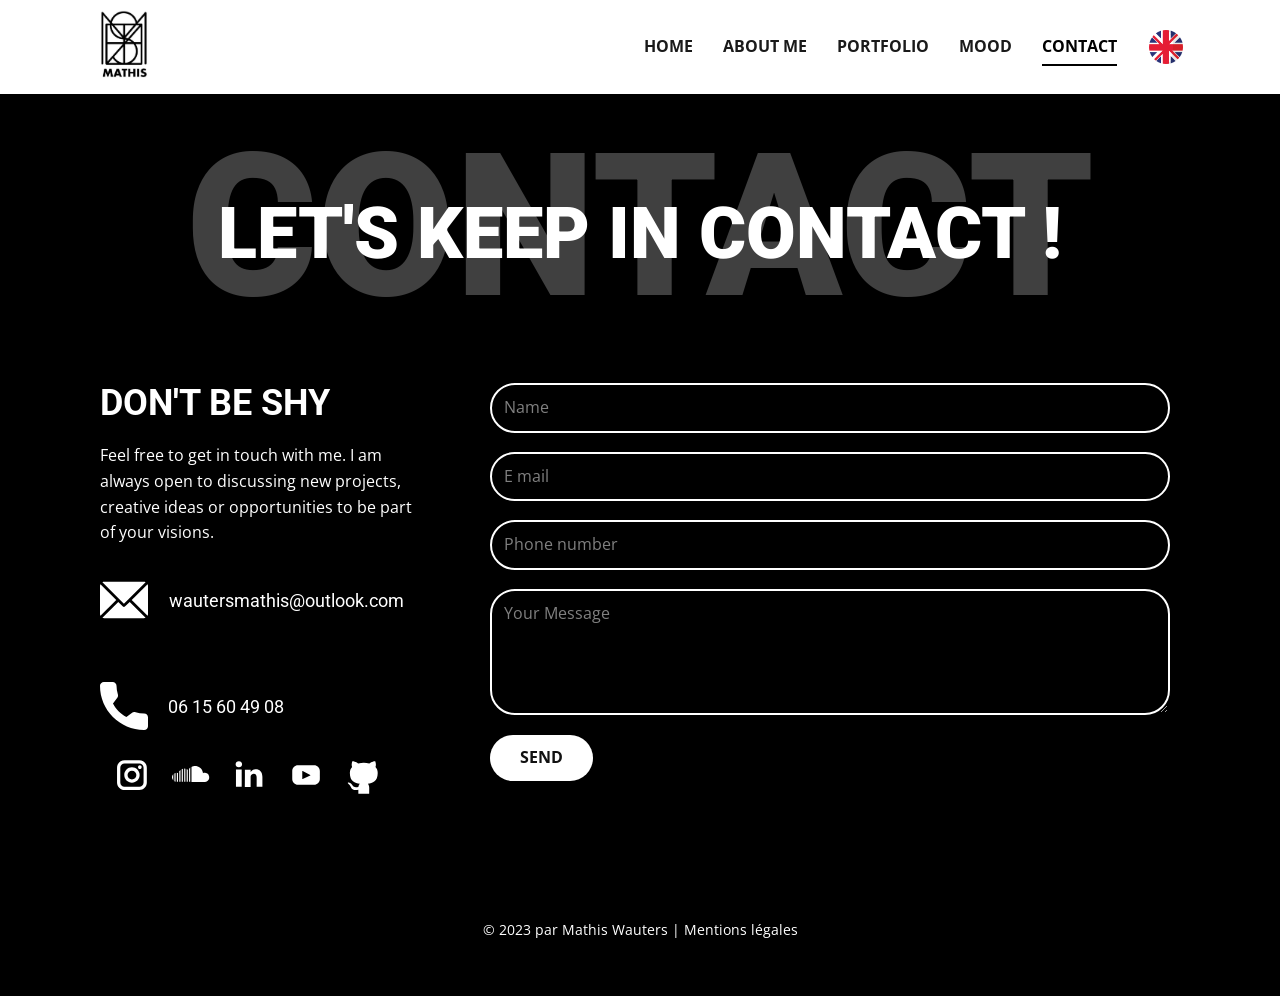
<file: en/Mathis-WAUTERS---Contact.html>
<!DOCTYPE html>
<html style="font-size: 16px;" lang="fr-FR">
  <head>
    <meta name="viewport" content="width=device-width, initial-scale=1.0">
    <meta charset="utf-8">
    <meta name="keywords" content="contact, Restons en contact !, don&amp;apos;t be shy">
    <meta name="description" content="">
    <meta name="robots" content="noindex">
    <meta name="page_type" content="np-template-header-footer-from-plugin">
    <title>Mathis WAUTERS - Contact</title>
    <link rel="stylesheet" href="nicepage.css" media="screen">
<link rel="stylesheet" href="Mathis-WAUTERS---Contact.css" media="screen">
    <script class="u-script" type="text/javascript" src="jquery.js" defer=""></script>
    <script class="u-script" type="text/javascript" src="nicepage.js" defer=""></script>
    <link rel="icon" href="images/favicon4.jpg">
    <link id="u-theme-google-font" rel="stylesheet" href="https://fonts.googleapis.com/css?family=Roboto:100,100i,300,300i,400,400i,500,500i,700,700i,900,900i|Open+Sans:300,300i,400,400i,500,500i,600,600i,700,700i,800,800i">
    
    
    
    <script type="application/ld+json">{
		"@context": "http://schema.org",
		"@type": "Organization",
		"name": "Mathis WAUTERS EN",
		"logo": "images/petit16107080952654.jpg"
}</script>
    <meta name="theme-color" content="#478ac9">
    <meta property="og:title" content="Mathis WAUTERS - Contact">
    <meta property="og:description" content="">
    <meta property="og:type" content="website">
  </head>
  <body class="u-body u-xl-mode"><header class="u-border-2 u-border-black u-border-no-left u-border-no-right u-border-no-top u-clearfix u-custom-border u-header u-header" id="sec-82a1"><div class="u-clearfix u-sheet u-sheet-1">
        <a href="https://mathiswauters.fr" class="u-image u-logo u-image-1" data-image-width="353" data-image-height="403" title="Mathis WAUTERS - Accueil">
          <img src="images/petit16107080952654.jpg" class="u-logo-image u-logo-image-1">
        </a>
        <nav class="u-menu u-menu-dropdown u-offcanvas u-menu-1" data-position="Menu">
          <div class="menu-collapse" style="font-size: 1rem; letter-spacing: 0px; font-weight: 700; text-transform: uppercase;">
            <a class="u-button-style u-custom-active-border-color u-custom-border u-custom-border-color u-custom-borders u-custom-hover-border-color u-custom-left-right-menu-spacing u-custom-padding-bottom u-custom-text-active-color u-custom-text-color u-custom-text-hover-color u-custom-top-bottom-menu-spacing u-nav-link u-text-active-palette-1-base u-text-hover-palette-2-base" href="#">
              <svg class="u-svg-link" viewBox="0 0 24 24"><use xmlns:xlink="http://www.w3.org/1999/xlink" xlink:href="#menu-hamburger"></use></svg>
              <svg class="u-svg-content" version="1.1" id="menu-hamburger" viewBox="0 0 16 16" x="0px" y="0px" xmlns:xlink="http://www.w3.org/1999/xlink" xmlns="http://www.w3.org/2000/svg"><g><rect y="1" width="16" height="2"></rect><rect y="7" width="16" height="2"></rect><rect y="13" width="16" height="2"></rect>
</g></svg>
            </a>
          </div>
          <div class="u-custom-menu u-nav-container">
            <ul class="u-nav u-spacing-30 u-unstyled u-nav-1"><li class="u-nav-item"><a class="u-border-2 u-border-active-black u-border-hover-black u-border-no-left u-border-no-right u-border-no-top u-button-style u-nav-link u-text-active-black u-text-grey-90 u-text-hover-grey-90" href="Mathis-WAUTERS---Home.html" style="padding: 10px 0px;">Home</a>
</li><li class="u-nav-item"><a class="u-border-2 u-border-active-black u-border-hover-black u-border-no-left u-border-no-right u-border-no-top u-button-style u-nav-link u-text-active-black u-text-grey-90 u-text-hover-grey-90" href="Mathis-WAUTERS---About-me.html" style="padding: 10px 0px;">About me</a>
</li><li class="u-nav-item"><a class="u-border-2 u-border-active-black u-border-hover-black u-border-no-left u-border-no-right u-border-no-top u-button-style u-nav-link u-text-active-black u-text-grey-90 u-text-hover-grey-90" href="Mathis-WAUTERS---Portfolio.html" style="padding: 10px 0px;">Portfolio</a>
</li><li class="u-nav-item"><a class="u-border-2 u-border-active-black u-border-hover-black u-border-no-left u-border-no-right u-border-no-top u-button-style u-nav-link u-text-active-black u-text-grey-90 u-text-hover-grey-90" href="MOOD.html" style="padding: 10px 0px;">MOOD</a>
</li><li class="u-nav-item"><a class="u-border-2 u-border-active-black u-border-hover-black u-border-no-left u-border-no-right u-border-no-top u-button-style u-nav-link u-text-active-black u-text-grey-90 u-text-hover-grey-90" href="Mathis-WAUTERS---Contact.html" style="padding: 10px 0px;">Contact</a>
</li></ul>
          </div>
          <div class="u-custom-menu u-nav-container-collapse">
            <div class="u-black u-container-style u-inner-container-layout u-opacity u-opacity-95 u-sidenav">
              <div class="u-inner-container-layout u-sidenav-overflow">
                <div class="u-menu-close"></div>
                <ul class="u-align-center u-nav u-popupmenu-items u-unstyled u-nav-2"><li class="u-nav-item"><a class="u-button-style u-nav-link" href="Mathis-WAUTERS---Home.html" style="padding: 10px 0px;">Home</a>
</li><li class="u-nav-item"><a class="u-button-style u-nav-link" href="Mathis-WAUTERS---About-me.html" style="padding: 10px 0px;">About me</a>
</li><li class="u-nav-item"><a class="u-button-style u-nav-link" href="Mathis-WAUTERS---Portfolio.html" style="padding: 10px 0px;">Portfolio</a>
</li><li class="u-nav-item"><a class="u-button-style u-nav-link" href="MOOD.html" style="padding: 10px 0px;">MOOD</a>
</li><li class="u-nav-item"><a class="u-button-style u-nav-link" href="Mathis-WAUTERS---Contact.html" style="padding: 10px 0px;">Contact</a>
</li></ul>
              </div>
            </div>
            <div class="u-black u-menu-overlay u-opacity u-opacity-70"></div>
          </div>
        </nav><span class="u-file-icon u-icon u-icon-1" data-href="http://en.mathiswauters.fr"><img src="images/323329.png" alt=""></span>
      </div></header>
    <section class="u-align-center u-black u-clearfix u-section-1" id="carousel_cd8e">
      <div class="u-clearfix u-sheet u-valign-middle-lg u-valign-middle-md u-valign-middle-xl u-sheet-1">
        <h1 class="u-text u-text-default u-text-grey-75 u-text-1">contact</h1>
        <h2 class="u-text u-text-default u-text-2"> Let's keep in contact !</h2>
        <div class="u-clearfix u-expanded-width u-layout-wrap u-layout-wrap-1">
          <div class="u-layout">
            <div class="u-layout-row">
              <div class="u-align-left u-container-style u-layout-cell u-left-cell u-size-20 u-layout-cell-1">
                <div class="u-container-layout u-valign-bottom-lg u-valign-bottom-md u-valign-bottom-sm u-valign-bottom-xl u-container-layout-1">
                  <h2 class="u-text u-text-default u-text-3">don't be shy</h2>
                  <p class="u-text u-text-default u-text-4">Feel free to get in touch with me. I am always open to discussing new projects, creative ideas or opportunities to be part of your visions.</p><span class="u-icon u-icon-circle u-icon-1"><svg class="u-svg-link" preserveAspectRatio="xMidYMin slice" viewBox="0 0 512 512" style=""><use xmlns:xlink="http://www.w3.org/1999/xlink" xlink:href="#svg-7817"></use></svg><svg xmlns="http://www.w3.org/2000/svg" xmlns:xlink="http://www.w3.org/1999/xlink" version="1.1" id="svg-7817" x="0px" y="0px" viewBox="0 0 512 512" style="enable-background:new 0 0 512 512;" xml:space="preserve" class="u-svg-content"><g><g><path d="M467,61H45c-6.927,0-13.412,1.703-19.279,4.51L255,294.789l51.389-49.387c0,0,0.004-0.005,0.005-0.007    c0.001-0.002,0.005-0.004,0.005-0.004L486.286,65.514C480.418,62.705,473.929,61,467,61z"></path>
</g>
</g><g><g><path d="M507.496,86.728L338.213,256.002L507.49,425.279c2.807-5.867,4.51-12.352,4.51-19.279V106    C512,99.077,510.301,92.593,507.496,86.728z"></path>
</g>
</g><g><g><path d="M4.51,86.721C1.703,92.588,0,99.073,0,106v300c0,6.923,1.701,13.409,4.506,19.274L173.789,256L4.51,86.721z"></path>
</g>
</g><g><g><path d="M317.002,277.213l-51.396,49.393c-2.93,2.93-6.768,4.395-10.605,4.395s-7.676-1.465-10.605-4.395L195,277.211    L25.714,446.486C31.582,449.295,38.071,451,45,451h422c6.927,0,13.412-1.703,19.279-4.51L317.002,277.213z"></path>
</g>
</g><g></g><g></g><g></g><g></g><g></g><g></g><g></g><g></g><g></g><g></g><g></g><g></g><g></g><g></g><g></g></svg></span>
                  <h6 class="u-text u-text-default u-text-5">wautersmathis@outlook.com</h6><span class="u-icon u-icon-circle u-icon-2"><svg class="u-svg-link" preserveAspectRatio="xMidYMin slice" viewBox="0 0 384 384" style=""><use xmlns:xlink="http://www.w3.org/1999/xlink" xlink:href="#svg-2aad"></use></svg><svg xmlns="http://www.w3.org/2000/svg" xmlns:xlink="http://www.w3.org/1999/xlink" version="1.1" id="svg-2aad" x="0px" y="0px" viewBox="0 0 384 384" style="enable-background:new 0 0 384 384;" xml:space="preserve" class="u-svg-content"><g><g><path d="M353.188,252.052c-23.51,0-46.594-3.677-68.469-10.906c-10.719-3.656-23.896-0.302-30.438,6.417l-43.177,32.594    c-50.073-26.729-80.917-57.563-107.281-107.26l31.635-42.052c8.219-8.208,11.167-20.198,7.635-31.448    c-7.26-21.99-10.948-45.063-10.948-68.583C132.146,13.823,118.323,0,101.333,0H30.813C13.823,0,0,13.823,0,30.813    C0,225.563,158.438,384,353.188,384c16.99,0,30.813-13.823,30.813-30.813v-70.323C384,265.875,370.177,252.052,353.188,252.052z"></path>
</g>
</g><g></g><g></g><g></g><g></g><g></g><g></g><g></g><g></g><g></g><g></g><g></g><g></g><g></g><g></g><g></g></svg></span>
                  <h6 class="u-text u-text-default u-text-6">06 15 60 49 08</h6>
                  <div class="u-hidden-md u-hidden-sm u-hidden-xs u-social-icons u-spacing-10 u-social-icons-1">
                    <a class="u-social-url" title="instagram" target="_blank" href="https://instagram.com/mathis_waut"><span class="u-icon u-social-icon u-social-instagram u-text-black u-icon-3"><svg class="u-svg-link" preserveAspectRatio="xMidYMin slice" viewBox="0 0 112 112" style=""><use xmlns:xlink="http://www.w3.org/1999/xlink" xlink:href="#svg-fa73"></use></svg><svg class="u-svg-content" viewBox="0 0 112 112" x="0" y="0" id="svg-fa73"><circle fill="currentColor" cx="56.1" cy="56.1" r="55"></circle><path fill="#FFFFFF" d="M55.9,38.2c-9.9,0-17.9,8-17.9,17.9C38,66,46,74,55.9,74c9.9,0,17.9-8,17.9-17.9C73.8,46.2,65.8,38.2,55.9,38.2
z M55.9,66.4c-5.7,0-10.3-4.6-10.3-10.3c-0.1-5.7,4.6-10.3,10.3-10.3c5.7,0,10.3,4.6,10.3,10.3C66.2,61.8,61.6,66.4,55.9,66.4z"></path><path fill="#FFFFFF" d="M74.3,33.5c-2.3,0-4.2,1.9-4.2,4.2s1.9,4.2,4.2,4.2s4.2-1.9,4.2-4.2S76.6,33.5,74.3,33.5z"></path><path fill="#FFFFFF" d="M73.1,21.3H38.6c-9.7,0-17.5,7.9-17.5,17.5v34.5c0,9.7,7.9,17.6,17.5,17.6h34.5c9.7,0,17.5-7.9,17.5-17.5V38.8
C90.6,29.1,82.7,21.3,73.1,21.3z M83,73.3c0,5.5-4.5,9.9-9.9,9.9H38.6c-5.5,0-9.9-4.5-9.9-9.9V38.8c0-5.5,4.5-9.9,9.9-9.9h34.5
c5.5,0,9.9,4.5,9.9,9.9V73.3z"></path></svg></span>
                    </a>
                    <a class="u-social-url" target="_blank" data-type="Soundcloud" title="Soundcloud" href="https://soundcloud.com/mathis-wauters"><span class="u-icon u-social-icon u-social-soundcloud u-text-black u-icon-4"><svg class="u-svg-link" preserveAspectRatio="xMidYMin slice" viewBox="0 0 112 112" style=""><use xmlns:xlink="http://www.w3.org/1999/xlink" xlink:href="#svg-6b27"></use></svg><svg class="u-svg-content" viewBox="0 0 112 112" x="0" y="0" id="svg-6b27"><circle fill="currentColor" cx="56.1" cy="56.1" r="55"></circle><path fill="#FFFFFF" d="M100.7,59.4c-2.1-10.1-12.2-8.7-14.4-7.6c0,0-0.6-12.8-13.9-16.2c0,0-7-2-12.9,1.5v35c0.9,0,1.8,0,2.7,0
	c2.2,0,4.4,0,6.5,0c2.8,0,5.5,0,8.3,0c2.7,0,5.4,0,8,0c2.1,0,4.1,0,6.2,0c1.6,0,2.6-0.5,3.9-1.1C98,69.3,102.1,66,100.7,59.4z"></path><polygon fill="#FFFFFF" points="53.8,72 56.6,72 56.6,38.7 53.8,41.2 "></polygon><polygon fill="#FFFFFF" points="48.2,72 50.9,72 50.9,43.5 48.2,42 "></polygon><polygon fill="#FFFFFF" points="42.5,72 45.2,72 45.2,41.3 42.5,40.9 "></polygon><polygon fill="#FFFFFF" points="36.7,72 39.4,72 39.4,41.3 36.7,42.4 "></polygon><polygon fill="#FFFFFF" points="31,72 33.8,72 33.8,44.3 31,47 "></polygon><polygon fill="#FFFFFF" points="25.3,72 28,72 28,51.6 25.3,51 "></polygon><polygon fill="#FFFFFF" points="19.6,70.8 22.3,72 22.3,51.2 19.6,52.3 "></polygon><path fill="#FFFFFF" d="M16.9,68.6V54.5C16.9,54.5,10.4,60.9,16.9,68.6z"></path></svg></span>
                    </a>
                    <a class="u-social-url" target="_blank" data-type="LinkedIn" title="LinkedIn" href="https://www.linkedin.com/in/mathiswauters/"><span class="u-icon u-social-icon u-social-linkedin u-text-black u-icon-5"><svg class="u-svg-link" preserveAspectRatio="xMidYMin slice" viewBox="0 0 112 112" style=""><use xmlns:xlink="http://www.w3.org/1999/xlink" xlink:href="#svg-4876"></use></svg><svg class="u-svg-content" viewBox="0 0 112 112" x="0" y="0" id="svg-4876"><circle fill="currentColor" cx="56.1" cy="56.1" r="55"></circle><path fill="#FFFFFF" d="M41.3,83.7H27.9V43.4h13.4V83.7z M34.6,37.9L34.6,37.9c-4.6,0-7.5-3.1-7.5-7c0-4,3-7,7.6-7s7.4,3,7.5,7
            C42.2,34.8,39.2,37.9,34.6,37.9z M89.6,83.7H76.2V62.2c0-5.4-1.9-9.1-6.8-9.1c-3.7,0-5.9,2.5-6.9,4.9c-0.4,0.9-0.4,2.1-0.4,3.3v22.5
            H48.7c0,0,0.2-36.5,0-40.3h13.4v5.7c1.8-2.7,5-6.7,12.1-6.7c8.8,0,15.4,5.8,15.4,18.1V83.7z"></path></svg></span>
                    </a>
                    <a class="u-social-url" target="_blank" data-type="YouTube" title="YouTube" href="https://www.youtube.com/channel/UCYos_1NQ1msrE0L66Jc0PIA"><span class="u-icon u-social-icon u-social-youtube u-text-black u-icon-6"><svg class="u-svg-link" preserveAspectRatio="xMidYMin slice" viewBox="0 0 112 112" style=""><use xmlns:xlink="http://www.w3.org/1999/xlink" xlink:href="#svg-417b"></use></svg><svg class="u-svg-content" viewBox="0 0 112 112" x="0" y="0" id="svg-417b"><circle fill="currentColor" cx="56.1" cy="56.1" r="55"></circle><path fill="#FFFFFF" d="M74.9,33.3H37.3c-7.4,0-13.4,6-13.4,13.4v18.8c0,7.4,6,13.4,13.4,13.4h37.6c7.4,0,13.4-6,13.4-13.4V46.7 C88.3,39.3,82.3,33.3,74.9,33.3L74.9,33.3z M65.9,57l-17.6,8.4c-0.5,0.2-1-0.1-1-0.6V47.5c0-0.5,0.6-0.9,1-0.6l17.6,8.9 C66.4,56,66.4,56.8,65.9,57L65.9,57z"></path></svg></span>
                    </a>
                    <a class="u-social-url" target="_blank" data-type="Github" title="Github" href="https://github.com/DrPicode"><span class="u-icon u-social-github u-social-icon u-text-black u-icon-7"><svg class="u-svg-link" preserveAspectRatio="xMidYMin slice" viewBox="0 0 112 112" style=""><use xmlns:xlink="http://www.w3.org/1999/xlink" xlink:href="#svg-c7cb"></use></svg><svg class="u-svg-content" viewBox="0 0 112 112" x="0" y="0" id="svg-c7cb"><circle fill="currentColor" cx="56.1" cy="56.1" r="55"></circle><path fill="#FFFFFF" d="M88,51.3c0-5.5-1.9-10.2-5.3-13.7c0.6-1.3,2.3-6.5-0.5-13.5c0,0-4.2-1.4-14,5.3c-4.1-1.1-8.4-1.7-12.7-1.8
	c-4.3,0-8.7,0.6-12.7,1.8c-9.7-6.6-14-5.3-14-5.3c-2.8,7-1,12.2-0.5,13.5C25,41.2,23,45.7,23,51.3c0,19.6,11.9,23.9,23.3,25.2
	c-1.5,1.3-2.8,3.5-3.2,6.8c-3,1.3-10.2,3.6-14.9-4.3c0,0-2.7-4.9-7.8-5.3c0,0-5-0.1-0.4,3.1c0,0,3.3,1.6,5.6,7.5c0,0,3,9.1,17.2,6
	c0,4.3,0.1,8.3,0.1,9.5h25.2c0-1.7,0.1-7.2,0.1-14c0-4.7-1.7-7.9-3.4-9.4C76,75.2,88,70.9,88,51.3z"></path></svg></span>
                    </a>
                  </div>
                </div>
              </div>
              <div class="u-container-style u-layout-cell u-right-cell u-size-40 u-layout-cell-2">
                <div class="u-container-layout u-container-layout-2">
                  <div class="u-expanded-width-lg u-expanded-width-md u-expanded-width-xl u-form u-form-1">
                    <form action="#" method="POST" class="u-clearfix u-form-spacing-19 u-form-vertical u-inner-form" style="padding: 10px" source="custom" name="form">
                      <div class="u-form-group u-form-name">
                        <label for="name-dee9" class="u-form-control-hidden u-label">Name</label>
                        <input type="text" placeholder="Name" id="name-dee9" name="name" class="u-border-2 u-border-white u-input u-input-rectangle u-radius-25" required="">
                      </div>
                      <div class="u-form-email u-form-group">
                        <label for="email-dee9" class="u-form-control-hidden u-label">Email</label>
                        <input type="email" placeholder="E mail" id="email-dee9" name="email" class="u-border-2 u-border-white u-input u-input-rectangle u-radius-25" required="">
                      </div>
                      <div class="u-form-group u-form-phone u-form-group-3">
                        <label for="phone-47b8" class="u-form-control-hidden u-label"></label>
                        <input type="tel" pattern="\+?\d{0,2}[\s\(\-]?([0-9]{3})[\s\)\-]?([\s\-]?)([0-9]{3})[\s\-]?([0-9]{2})[\s\-]?([0-9]{2})" placeholder="Phone number" id="phone-47b8" name="phone" class="u-border-2 u-border-white u-input u-input-rectangle u-radius-25" required="">
                      </div>
                      <div class="u-form-group u-form-message">
                        <label for="message-dee9" class="u-form-control-hidden u-label">Message</label>
                        <textarea placeholder="Your Message" rows="4" cols="50" id="message-dee9" name="message" class="u-border-2 u-border-white u-input u-input-rectangle u-radius-25" required=""></textarea>
                      </div>
                      <div class="u-align-left u-form-group u-form-submit">
                        <a href="#" class="u-border-none u-btn u-btn-round u-btn-submit u-button-style u-radius-30 u-white u-btn-1">SEND</a>
                        <input type="submit" value="submit" class="u-form-control-hidden">
                      </div>
                      <div class="u-form-send-message u-form-send-success"> Thank you! Your message has been sent. </div>
                      <div class="u-form-send-error u-form-send-message"> Unable to send your message. Please fix errors then try again. </div>
                      <input type="hidden" value="" name="recaptchaResponse">
                    </form>
                  </div>
                </div>
              </div>
            </div>
          </div>
        </div>
      </div>
    </section>
    
    
    
    <footer class="u-align-center u-black u-clearfix u-footer u-footer" id="sec-4aad"><div class="u-clearfix u-sheet u-valign-middle u-sheet-1">
        <p class="u-small-text u-text u-text-variant u-text-1">
          <br>© 2023 par Mathis Wauters | <a href="files/Legalnotice-1.pdf" class="u-active-none u-border-none u-btn u-button-link u-button-style u-file-link u-hover-none u-none u-text-body-alt-color u-btn-1">Mentions légales</a>
        </p>
      </div></footer>
  </body>
</html>
</file>
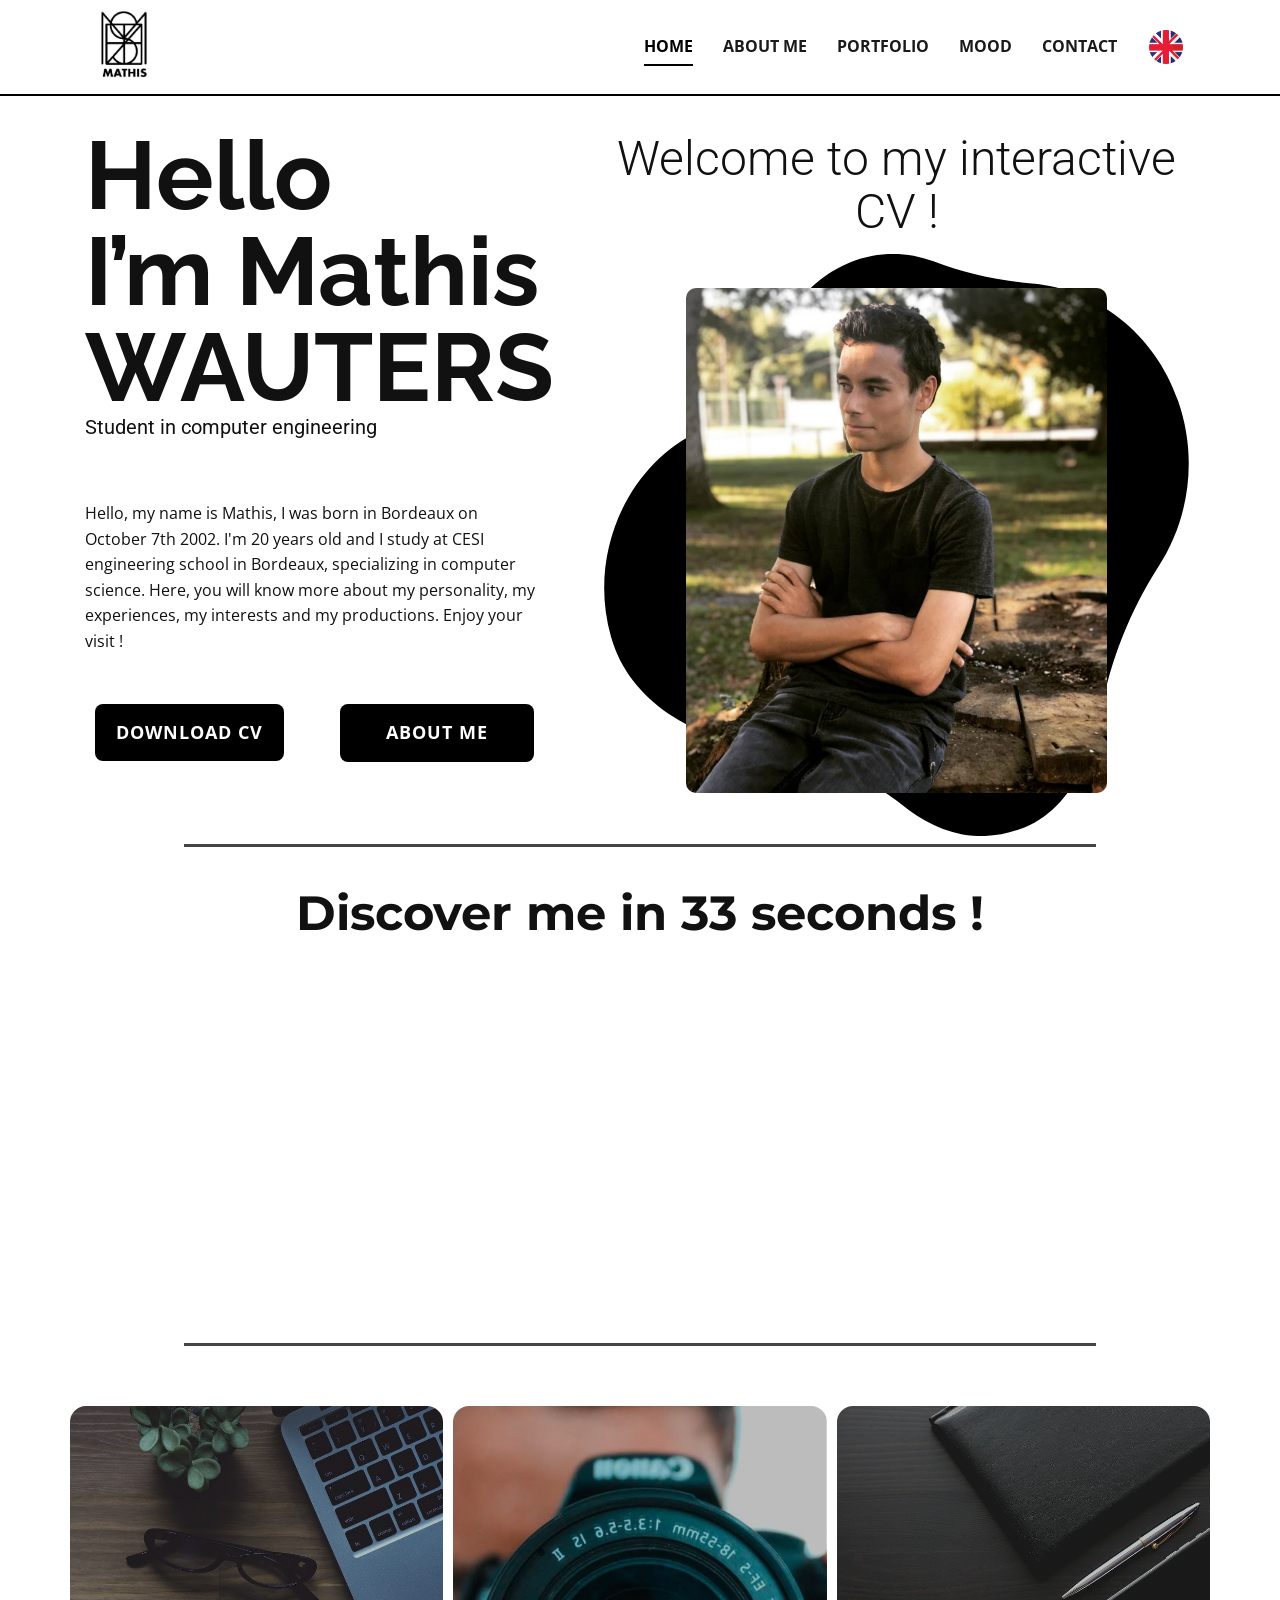
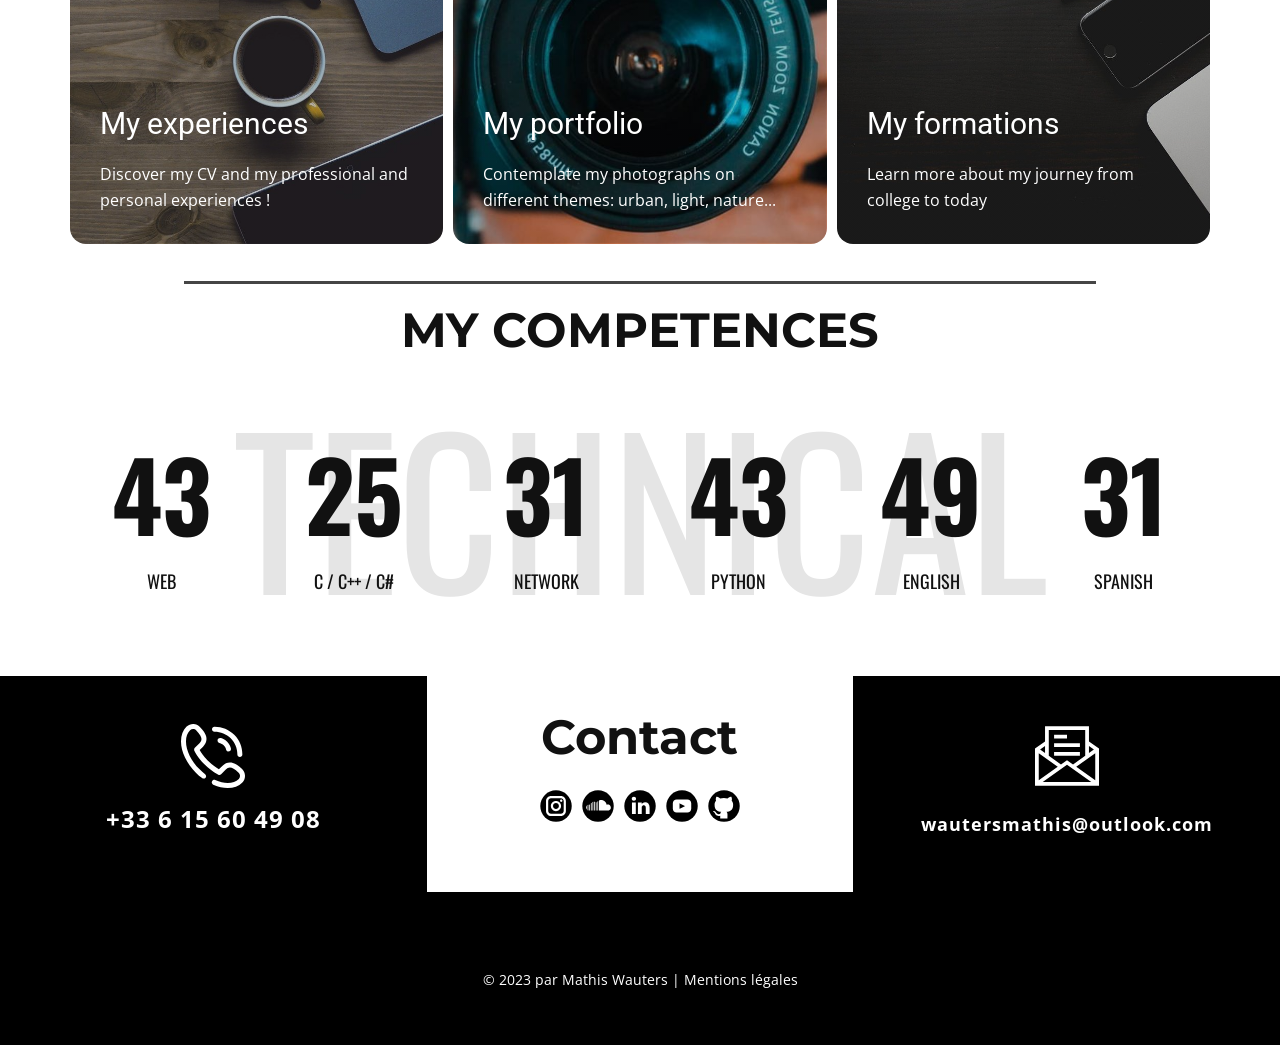
<file: en/Mathis-WAUTERS---Home.html>
<!DOCTYPE html>
<html style="font-size: 16px;" lang="fr-FR"><head>
    <meta name="viewport" content="width=device-width, initial-scale=1.0">
    <meta charset="utf-8">
    <meta name="keywords" content="Mathis WAUTERS CV, portfolio, English, engineer">
    <meta name="description" content="Welcome to my Interactive Resume, here you will learn more about my personality, my experiences, my interests and my productions.">
    <meta name="page_type" content="np-template-header-footer-from-plugin">
    <meta property="og:title" content="Interactive CV Mathis WAUTERS">
    <meta property="og:description" content="Here, you will learn more about my personality, my experiences, my interests and my productions.">
    <meta property="og:image" content="http://en.mathiswauters.fr/images/Logofinal.jpg">
    <meta property="og:url" content="http://en.mathiswauters.fr">
    <title>Mathis WAUTERS - Home</title>
    <link rel="stylesheet" href="nicepage.css" media="screen">
<link rel="stylesheet" href="Mathis-WAUTERS---Home.css" media="screen">
    <script class="u-script" type="text/javascript" src="jquery.js" defer=""></script>
    <script class="u-script" type="text/javascript" src="nicepage.js" defer=""></script>
    <link rel="icon" href="images/favicon4.jpg">
    <link id="u-theme-google-font" rel="stylesheet" href="https://fonts.googleapis.com/css?family=Roboto:100,100i,300,300i,400,400i,500,500i,700,700i,900,900i|Open+Sans:300,300i,400,400i,500,500i,600,600i,700,700i,800,800i">
    <link id="u-page-google-font" rel="stylesheet" href="https://fonts.googleapis.com/css?family=Raleway:100,100i,200,200i,300,300i,400,400i,500,500i,600,600i,700,700i,800,800i,900,900i|Roboto:100,100i,300,300i,400,400i,500,500i,700,700i,900,900i|Montserrat:100,100i,200,200i,300,300i,400,400i,500,500i,600,600i,700,700i,800,800i,900,900i|Oswald:200,300,400,500,600,700">
    
    
    
    
    
    
    
    <script type="application/ld+json">{
		"@context": "http://schema.org",
		"@type": "Organization",
		"name": "Mathis WAUTERS EN",
		"logo": "images/petit16107080952654.jpg"
}</script>
    <meta name="theme-color" content="#478ac9">
    <meta property="og:type" content="website">
  </head>
  <body class="u-body u-xl-mode"><header class="u-border-2 u-border-black u-border-no-left u-border-no-right u-border-no-top u-clearfix u-custom-border u-header u-header" id="sec-82a1"><div class="u-clearfix u-sheet u-sheet-1">
        <a href="https://mathiswauters.fr" class="u-image u-logo u-image-1" data-image-width="353" data-image-height="403" title="Mathis WAUTERS - Accueil">
          <img src="images/petit16107080952654.jpg" class="u-logo-image u-logo-image-1">
        </a>
        <nav class="u-menu u-menu-dropdown u-offcanvas u-menu-1" data-position="Menu">
          <div class="menu-collapse" style="font-size: 1rem; letter-spacing: 0px; font-weight: 700; text-transform: uppercase;">
            <a class="u-button-style u-custom-active-border-color u-custom-border u-custom-border-color u-custom-borders u-custom-hover-border-color u-custom-left-right-menu-spacing u-custom-padding-bottom u-custom-text-active-color u-custom-text-color u-custom-text-hover-color u-custom-top-bottom-menu-spacing u-nav-link u-text-active-palette-1-base u-text-hover-palette-2-base" href="#">
              <svg class="u-svg-link" viewBox="0 0 24 24"><use xmlns:xlink="http://www.w3.org/1999/xlink" xlink:href="#menu-hamburger"></use></svg>
              <svg class="u-svg-content" version="1.1" id="menu-hamburger" viewBox="0 0 16 16" x="0px" y="0px" xmlns:xlink="http://www.w3.org/1999/xlink" xmlns="http://www.w3.org/2000/svg"><g><rect y="1" width="16" height="2"></rect><rect y="7" width="16" height="2"></rect><rect y="13" width="16" height="2"></rect>
</g></svg>
            </a>
          </div>
          <div class="u-custom-menu u-nav-container">
            <ul class="u-nav u-spacing-30 u-unstyled u-nav-1"><li class="u-nav-item"><a class="u-border-2 u-border-active-black u-border-hover-black u-border-no-left u-border-no-right u-border-no-top u-button-style u-nav-link u-text-active-black u-text-grey-90 u-text-hover-grey-90" href="Mathis-WAUTERS---Home.html" style="padding: 10px 0px;">Home</a>
</li><li class="u-nav-item"><a class="u-border-2 u-border-active-black u-border-hover-black u-border-no-left u-border-no-right u-border-no-top u-button-style u-nav-link u-text-active-black u-text-grey-90 u-text-hover-grey-90" href="Mathis-WAUTERS---About-me.html" style="padding: 10px 0px;">About me</a>
</li><li class="u-nav-item"><a class="u-border-2 u-border-active-black u-border-hover-black u-border-no-left u-border-no-right u-border-no-top u-button-style u-nav-link u-text-active-black u-text-grey-90 u-text-hover-grey-90" href="Mathis-WAUTERS---Portfolio.html" style="padding: 10px 0px;">Portfolio</a>
</li><li class="u-nav-item"><a class="u-border-2 u-border-active-black u-border-hover-black u-border-no-left u-border-no-right u-border-no-top u-button-style u-nav-link u-text-active-black u-text-grey-90 u-text-hover-grey-90" href="MOOD.html" style="padding: 10px 0px;">MOOD</a>
</li><li class="u-nav-item"><a class="u-border-2 u-border-active-black u-border-hover-black u-border-no-left u-border-no-right u-border-no-top u-button-style u-nav-link u-text-active-black u-text-grey-90 u-text-hover-grey-90" href="Mathis-WAUTERS---Contact.html" style="padding: 10px 0px;">Contact</a>
</li></ul>
          </div>
          <div class="u-custom-menu u-nav-container-collapse">
            <div class="u-black u-container-style u-inner-container-layout u-opacity u-opacity-95 u-sidenav">
              <div class="u-inner-container-layout u-sidenav-overflow">
                <div class="u-menu-close"></div>
                <ul class="u-align-center u-nav u-popupmenu-items u-unstyled u-nav-2"><li class="u-nav-item"><a class="u-button-style u-nav-link" href="Mathis-WAUTERS---Home.html" style="padding: 10px 0px;">Home</a>
</li><li class="u-nav-item"><a class="u-button-style u-nav-link" href="Mathis-WAUTERS---About-me.html" style="padding: 10px 0px;">About me</a>
</li><li class="u-nav-item"><a class="u-button-style u-nav-link" href="Mathis-WAUTERS---Portfolio.html" style="padding: 10px 0px;">Portfolio</a>
</li><li class="u-nav-item"><a class="u-button-style u-nav-link" href="MOOD.html" style="padding: 10px 0px;">MOOD</a>
</li><li class="u-nav-item"><a class="u-button-style u-nav-link" href="Mathis-WAUTERS---Contact.html" style="padding: 10px 0px;">Contact</a>
</li></ul>
              </div>
            </div>
            <div class="u-black u-menu-overlay u-opacity u-opacity-70"></div>
          </div>
        </nav><span class="u-file-icon u-icon u-icon-1" data-href="http://en.mathiswauters.fr"><img src="images/323329.png" alt=""></span>
      </div></header>
    <section class="u-clearfix u-section-1" id="carousel_fb55">
      <div class="u-clearfix u-sheet u-valign-middle u-sheet-1">
        <div class="u-clearfix u-expanded-width u-gutter-0 u-layout-wrap u-layout-wrap-1">
          <div class="u-layout">
            <div class="u-layout-row">
              <div class="u-container-style u-layout-cell u-right-cell u-shape-rectangle u-size-27-xl u-size-30-lg u-size-30-md u-size-30-sm u-size-30-xs u-white u-layout-cell-1">
                <div class="u-container-layout u-container-layout-1">
                  <h2 class="u-align-left u-custom-font u-font-raleway u-text u-text-1">Hello <br>I’m Mathis WAUTERS
                  </h2>
                  <h5 class="u-align-center u-text u-text-2"> Student in computer engineering</h5>
                  <p class="u-align-left-md u-align-left-sm u-align-left-xs u-text u-text-3">Hello, my name is Mathis, I was born in Bordeaux on October 7th 2002. I'm 20 years old and I study at CESI engineering school in Bordeaux, specializing in computer science. Here, you will know more about my personality, my experiences, my interests and my productions. Enjoy your visit !</p>
                  <a href="files/MathisWAUTERSCV-EN-11.pdf" class="u-active-grey-25 u-align-center u-black u-border-none u-btn u-btn-round u-button-style u-file-link u-hidden-xs u-hover-grey-25 u-radius-8 u-text-active-black u-text-body-alt-color u-text-hover-white u-btn-1">Download cV</a>
                  <a href="Mathis-WAUTERS---About-me.html" data-page-id="10380324" class="u-active-grey-25 u-align-center u-black u-border-none u-btn u-btn-round u-button-style u-hidden-xs u-hover-grey-25 u-radius-8 u-text-active-black u-text-body-alt-color u-text-hover-white u-btn-2">ABOUT ME</a>
                </div>
              </div>
              <div class="u-align-center u-container-style u-layout-cell u-left-cell u-size-30-lg u-size-30-md u-size-30-sm u-size-30-xs u-size-33-xl u-layout-cell-2">
                <div class="u-container-layout u-container-layout-2">
                  <h1 class="u-hidden-sm u-hidden-xs u-text u-text-4"> Welcome to my interactive CV !</h1>
                  <div class="u-expanded-width-xs u-shape u-shape-svg u-text-black u-shape-1">
                    <svg class="u-svg-link" preserveAspectRatio="none" viewBox="0 0 160 150" style=""><use xmlns:xlink="http://www.w3.org/1999/xlink" xlink:href="#svg-dd3d"></use></svg>
                    <svg xmlns="http://www.w3.org/2000/svg" xmlns:xlink="http://www.w3.org/1999/xlink" version="1.1" xml:space="preserve" class="u-svg-content" viewBox="0 0 160 150" x="0px" y="0px" id="svg-dd3d"><path d="M43.2,126.9c14.2,1.3,27.6,7,39.1,15.6c8.3,6.1,19.4,10.3,32.7,5.3c11.7-4.4,18.6-17.4,21-30.2c2.6-13.3,8.1-25.9,15.7-37.1
	c8.3-12.1,10.8-27.9,5.3-42.7C150.5,20.3,134.6,9,117,7.6C107.9,6.9,98.8,5,90.1,1.9C83-0.6,75-0.7,67.4,2.1
	c-9.9,3.7-17,11.6-20.1,21c-3.3,10.1-10.9,18-20.6,22.2c-0.1,0-0.1,0.1-0.2,0.1c-20.3,8.9-31,32-24.6,53.2
	C6.9,115.6,25.2,125.2,43.2,126.9z"></path></svg>
                  </div>
                  <img class="u-image u-image-round u-radius-10 u-image-1" src="images/Capture.PNG" alt="" data-image-width="738" data-image-height="886">
                </div>
              </div>
            </div>
          </div>
        </div>
        <div class="u-border-3 u-border-grey-dark-1 u-expanded-width-md u-expanded-width-sm u-expanded-width-xs u-line u-line-horizontal u-line-1"></div>
      </div>
    </section>
    <section class="u-align-center u-clearfix u-white u-section-2" id="sec-21e4">
      <div class="u-clearfix u-sheet u-valign-middle-md u-sheet-1">
        <h2 class="u-custom-font u-font-montserrat u-text u-text-1">Discover me in 33 seconds !</h2>
        <div class="u-expanded-width-xl u-list u-list-1">
          <div class="u-repeater u-repeater-1">
            <div class="u-container-style u-custom-item u-file-link u-list-item u-radius-30 u-repeater-item u-shape-round u-uploaded-video u-video" data-href="files/CVVideoEN-1.mp4">
              <div class="u-background-video u-expanded" style="">
                <div class="embed-responsive">
                  <video class="embed-responsive-item" data-autoplay="1" loop="" muted="" autoplay="autoplay" playsinline="">
                    <source src="files/CVVideoEN-1.mp4" type="video/mp4">
                    <p>Your browser does not support HTML5 video.</p>
                  </video>
                </div>
              </div>
              <div class="u-container-layout u-similar-container u-container-layout-1"></div>
            </div>
          </div>
        </div>
        <div class="u-border-3 u-border-grey-dark-1 u-expanded-width-xs u-line u-line-horizontal u-line-1"></div>
      </div>
    </section>
    <section class="u-clearfix u-section-3" id="sec-1824">
      <div class="u-clearfix u-sheet u-valign-middle-md u-valign-middle-sm u-valign-middle-xs u-sheet-1">
        <div class="u-expanded-width u-list u-list-1">
          <div class="u-repeater u-repeater-1">
            <div class="u-container-style u-image u-image-round u-list-item u-radius-16 u-repeater-item u-shading u-image-1" data-image-width="150" data-image-height="99" data-href="Mathis-WAUTERS---About-me.html#sec-b8e4" data-page-id="10380324">
              <div class="u-container-layout u-similar-container u-valign-top u-container-layout-1">
                <h3 class="u-text u-text-default u-text-1">
                  <a class="u-active-none u-border-none u-btn u-button-link u-button-style u-hover-none u-none u-text-body-alt-color u-btn-1" href="Mathis-WAUTERS---About-me.html" data-page-id="10380324">My experiences</a>
                </h3>
                <p class="u-text u-text-default u-text-2"> Discover my CV and my professional and personal experiences !</p>
              </div>
            </div>
            <div class="u-container-style u-image u-image-round u-list-item u-radius-16 u-repeater-item u-shading u-image-2" data-image-width="931" data-image-height="619" data-href="Mathis-WAUTERS---Portfolio.html" data-page-id="30402758">
              <div class="u-container-layout u-similar-container u-valign-top u-container-layout-2">
                <h3 class="u-text u-text-default u-text-3">
                  <a class="u-active-none u-border-none u-btn u-button-link u-button-style u-hover-none u-none u-text-white u-btn-2" href="Mathis-WAUTERS---Portfolio.html" data-page-id="30402758">My portfolio</a>
                </h3>
                <p class="u-text u-text-default u-text-4">Contemplate my photographs on different themes: urban, light, nature...</p>
              </div>
            </div>
            <div class="u-container-style u-image u-image-round u-list-item u-radius-16 u-repeater-item u-shading u-image-3" data-image-width="1280" data-image-height="853" data-href="Mathis-WAUTERS---About-me.html#carousel_fa4b" data-page-id="10380324">
              <div class="u-container-layout u-similar-container u-valign-top u-container-layout-3">
                <h3 class="u-text u-text-default u-text-5">
                  <a class="u-active-none u-border-none u-btn u-button-link u-button-style u-hover-none u-none u-text-body-alt-color u-btn-3" href="Mathis-WAUTERS---About-me.html" data-page-id="10380324">My formations</a>
                </h3>
                <p class="u-text u-text-default u-text-6">Learn more about my journey from college to today&nbsp;</p>
              </div>
            </div>
          </div>
        </div>
        <div class="u-border-3 u-border-grey-dark-1 u-line u-line-horizontal u-line-1"></div>
        <h1 class="u-align-center u-custom-font u-font-montserrat u-text u-text-7">MY COMPETENCES</h1>
      </div>
    </section>
    <section class="u-align-center-lg u-align-center-md u-align-left-sm u-align-left-xs u-clearfix u-section-4" id="carousel_b328">
      <div class="u-clearfix u-sheet u-valign-middle-md u-valign-middle-sm u-valign-middle-xs u-sheet-1">
        <h2 class="u-align-center u-custom-font u-font-oswald u-text u-text-grey-10 u-text-1">Technical</h2>
        <div class="u-expanded-width-lg u-expanded-width-md u-expanded-width-sm u-expanded-width-xs u-list u-list-1">
          <div class="u-repeater u-repeater-1">
            <div class="u-align-center-xl u-align-left-lg u-align-left-md u-align-left-sm u-align-left-xs u-container-style u-list-item u-repeater-item">
              <div class="u-container-layout u-similar-container u-valign-top-lg u-container-layout-1">
                <h3 class="u-custom-font u-font-oswald u-text u-text-2" data-animation-name="counter" data-animation-event="scroll" data-animation-duration="3000">70</h3>
                <h6 class="u-custom-font u-font-oswald u-text u-text-default u-text-3">WEB</h6>
              </div>
            </div>
            <div class="u-align-center-xl u-align-left-lg u-align-left-md u-align-left-sm u-align-left-xs u-container-style u-list-item u-repeater-item">
              <div class="u-container-layout u-similar-container u-valign-top-lg u-container-layout-2">
                <h3 class="u-custom-font u-font-oswald u-text u-text-4" data-animation-name="counter" data-animation-event="scroll" data-animation-duration="3000">40</h3>
                <h6 class="u-custom-font u-font-oswald u-text u-text-default u-text-5">C / C++ / C#</h6>
              </div>
            </div>
            <div class="u-align-center-xl u-align-left-lg u-align-left-md u-align-left-sm u-align-left-xs u-container-style u-list-item u-repeater-item">
              <div class="u-container-layout u-similar-container u-valign-top-lg u-container-layout-3">
                <h3 class="u-custom-font u-font-oswald u-text u-text-6" data-animation-name="counter" data-animation-event="scroll" data-animation-duration="3000">50<br>
                </h3>
                <h6 class="u-custom-font u-font-oswald u-text u-text-default u-text-7">NETWORK</h6>
              </div>
            </div>
            <div class="u-align-center-xl u-align-left-lg u-align-left-md u-align-left-sm u-align-left-xs u-container-style u-list-item u-repeater-item">
              <div class="u-container-layout u-similar-container u-valign-top-lg u-container-layout-4">
                <h3 class="u-custom-font u-font-oswald u-text u-text-8" data-animation-name="counter" data-animation-event="scroll" data-animation-duration="3000">70</h3>
                <h6 class="u-custom-font u-font-oswald u-text u-text-default u-text-9">Python</h6>
              </div>
            </div>
            <div class="u-align-center-xl u-align-left-lg u-align-left-md u-align-left-sm u-align-left-xs u-container-style u-list-item u-repeater-item">
              <div class="u-container-layout u-similar-container u-valign-top-lg u-container-layout-5">
                <h3 class="u-custom-font u-font-oswald u-text u-text-10" data-animation-name="counter" data-animation-event="scroll" data-animation-duration="3000">80</h3>
                <h6 class="u-custom-font u-font-oswald u-text u-text-default u-text-11">English</h6>
              </div>
            </div>
            <div class="u-align-center-xl u-align-left-lg u-align-left-md u-align-left-sm u-align-left-xs u-container-style u-list-item u-repeater-item">
              <div class="u-container-layout u-similar-container u-valign-top-lg u-container-layout-6">
                <h3 class="u-custom-font u-font-oswald u-text u-text-12" data-animation-name="counter" data-animation-event="scroll" data-animation-duration="3000">50</h3>
                <h6 class="u-custom-font u-font-oswald u-text u-text-default u-text-13">Spanish</h6>
              </div>
            </div>
          </div>
        </div>
      </div>
    </section>
    <section class="u-align-center u-clearfix u-valign-middle u-section-5" id="carousel_7e4b">
      <div class="u-clearfix u-expanded-width u-layout-wrap u-layout-wrap-1">
        <div class="u-layout">
          <div class="u-layout-col">
            <div class="u-size-60">
              <div class="u-layout-row">
                <div class="u-align-center u-black u-container-style u-layout-cell u-left-cell u-size-20-lg u-size-20-xl u-size-22-md u-size-22-sm u-size-22-xs u-layout-cell-1">
                  <div class="u-container-layout u-valign-top-lg u-valign-top-md u-valign-top-sm u-valign-top-xs u-container-layout-1"><span class="u-icon u-icon-circle u-text-white u-icon-1"><svg class="u-svg-link" preserveAspectRatio="xMidYMin slice" viewBox="0 0 511.999 511.999" style=""><use xmlns:xlink="http://www.w3.org/1999/xlink" xlink:href="#svg-0d08"></use></svg><svg class="u-svg-content" viewBox="0 0 511.999 511.999" x="0px" y="0px" id="svg-0d08" style="enable-background:new 0 0 511.999 511.999;"><g><g><g><path d="M267.998,61.092c0.337,0,0.665-0.002,1-0.002c48.74,0,94.412,18.844,128.686,53.118     c34.557,34.557,53.459,80.618,53.225,129.697c-0.052,11.045,8.859,20.042,19.905,20.095c0.033,0,0.064,0,0.097,0     c10.999,0,19.944-8.892,19.997-19.905c0.285-59.837-22.778-116.009-64.94-158.172C384.134,44.088,328.43,21.09,269.004,21.09     c-0.365,0-0.733,0.001-1.099,0.002c-11.046,0.053-19.957,9.05-19.905,20.095C248.053,52.2,256.997,61.092,267.998,61.092z"></path><path d="M511.949,412.553c-0.714-19.805-8.964-38.287-23.229-52.042c-27.931-26.933-51.332-42.481-73.646-48.929     c-30.75-8.887-59.226-0.805-84.641,24.016c-0.038,0.037-0.077,0.075-0.115,0.113l-27.066,26.865     c-16.811-9.444-49.491-30.227-85.234-65.971l-2.632-2.63c-35.508-35.507-56.423-68.373-65.939-85.253l26.839-27.041     c0.038-0.038,0.075-0.076,0.113-0.115c24.821-25.414,32.902-53.892,24.016-84.64c-6.448-22.313-21.995-45.715-48.929-73.646     C137.731,9.015,119.249,0.765,99.446,0.051C79.647-0.662,60.614,6.232,45.865,19.472l-0.574,0.516     c-0.267,0.239-0.527,0.486-0.78,0.739c-29.36,29.358-44.75,70.46-44.508,118.861c0.41,82.22,45.599,176.249,120.879,251.528     c0.063,0.063,0.125,0.124,0.188,0.186c14.152,14.132,30.22,28.116,47.762,41.567c8.765,6.721,21.319,5.063,28.041-3.702     c6.721-8.766,5.064-21.32-3.702-28.041c-16.236-12.448-31.041-25.333-44.004-38.296c-0.062-0.062-0.124-0.124-0.187-0.185     C81.095,294.683,40.361,211.239,40.002,139.387c-0.186-37.276,11.027-68.389,32.431-90.014l0.153-0.138     c14.538-13.048,36.548-12.254,50.108,1.808c51.781,53.698,48.031,79.049,25.151,102.511l-37.074,37.353     c-5.814,5.858-7.433,14.686-4.075,22.226c0.941,2.114,23.709,52.427,80.414,109.132l2.632,2.629     c56.698,56.699,107.011,79.466,109.125,80.408c7.54,3.359,16.368,1.739,22.226-4.075l37.346-37.068     c23.466-22.883,48.818-26.638,102.518,25.145c14.062,13.56,14.856,35.57,1.81,50.105l-0.141,0.157     c-21.45,21.229-52.231,32.433-89.102,32.433c-0.303,0-0.608,0-0.912-0.002c-29.471-0.147-63.598-8.226-98.689-23.362     c-10.142-4.376-21.911,0.3-26.286,10.443c-4.375,10.142,0.301,21.911,10.443,26.286c40.562,17.496,79.029,26.456,114.332,26.633     c0.375,0.001,0.748,0.002,1.122,0.002c47.914-0.001,88.608-15.379,117.738-44.51c0.254-0.254,0.5-0.513,0.739-0.78l0.519-0.577     C505.766,451.385,512.663,432.357,511.949,412.553z"></path><path d="M369.457,142.549c-21.453-21.454-42.043-27.147-51.939-29.884c-10.649-2.945-21.663,3.299-24.607,13.946     c-2.944,10.646,3.299,21.663,13.946,24.607c8.092,2.238,20.32,5.62,34.316,19.615c13.473,13.473,17.052,25.636,19.421,33.685     l0.289,0.979c2.574,8.697,10.538,14.329,19.169,14.329c1.88,0.001,3.792-0.267,5.686-0.828     c10.591-3.135,16.636-14.263,13.5-24.854l-0.271-0.918C395.882,182.744,390.14,163.232,369.457,142.549z"></path>
</g>
</g>
</g></svg></span>
                    <a href="tel:+33615604908" class="u-align-center u-btn u-button-style u-none u-text-active-white u-text-hover-white u-text-white u-btn-1">+33 6 15 60 49 08</a>
                  </div>
                </div>
                <div class="u-align-left u-container-style u-layout-cell u-size-16-md u-size-16-sm u-size-16-xs u-size-20-lg u-size-20-xl u-white u-layout-cell-2">
                  <div class="u-container-layout u-container-layout-2">
                    <h2 class="u-align-center u-custom-font u-font-montserrat u-text u-text-1">Contact</h2>
                    <div class="u-social-icons u-spacing-10 u-social-icons-1">
                      <a class="u-social-url" title="instagram" target="_blank" href="https://instagram.com/mathis_waut"><span class="u-icon u-social-icon u-social-instagram u-text-black u-icon-2"><svg class="u-svg-link" preserveAspectRatio="xMidYMin slice" viewBox="0 0 112 112" style=""><use xmlns:xlink="http://www.w3.org/1999/xlink" xlink:href="#svg-0cc9"></use></svg><svg class="u-svg-content" viewBox="0 0 112 112" x="0" y="0" id="svg-0cc9"><circle fill="currentColor" cx="56.1" cy="56.1" r="55"></circle><path fill="#FFFFFF" d="M55.9,38.2c-9.9,0-17.9,8-17.9,17.9C38,66,46,74,55.9,74c9.9,0,17.9-8,17.9-17.9C73.8,46.2,65.8,38.2,55.9,38.2
z M55.9,66.4c-5.7,0-10.3-4.6-10.3-10.3c-0.1-5.7,4.6-10.3,10.3-10.3c5.7,0,10.3,4.6,10.3,10.3C66.2,61.8,61.6,66.4,55.9,66.4z"></path><path fill="#FFFFFF" d="M74.3,33.5c-2.3,0-4.2,1.9-4.2,4.2s1.9,4.2,4.2,4.2s4.2-1.9,4.2-4.2S76.6,33.5,74.3,33.5z"></path><path fill="#FFFFFF" d="M73.1,21.3H38.6c-9.7,0-17.5,7.9-17.5,17.5v34.5c0,9.7,7.9,17.6,17.5,17.6h34.5c9.7,0,17.5-7.9,17.5-17.5V38.8
C90.6,29.1,82.7,21.3,73.1,21.3z M83,73.3c0,5.5-4.5,9.9-9.9,9.9H38.6c-5.5,0-9.9-4.5-9.9-9.9V38.8c0-5.5,4.5-9.9,9.9-9.9h34.5
c5.5,0,9.9,4.5,9.9,9.9V73.3z"></path></svg></span>
                      </a>
                      <a class="u-social-url" target="_blank" data-type="Soundcloud" title="Soundcloud" href="https://soundcloud.com/mathis-wauters"><span class="u-icon u-social-icon u-social-soundcloud u-text-black u-icon-3"><svg class="u-svg-link" preserveAspectRatio="xMidYMin slice" viewBox="0 0 112 112" style=""><use xmlns:xlink="http://www.w3.org/1999/xlink" xlink:href="#svg-6761"></use></svg><svg class="u-svg-content" viewBox="0 0 112 112" x="0" y="0" id="svg-6761"><circle fill="currentColor" cx="56.1" cy="56.1" r="55"></circle><path fill="#FFFFFF" d="M100.7,59.4c-2.1-10.1-12.2-8.7-14.4-7.6c0,0-0.6-12.8-13.9-16.2c0,0-7-2-12.9,1.5v35c0.9,0,1.8,0,2.7,0
	c2.2,0,4.4,0,6.5,0c2.8,0,5.5,0,8.3,0c2.7,0,5.4,0,8,0c2.1,0,4.1,0,6.2,0c1.6,0,2.6-0.5,3.9-1.1C98,69.3,102.1,66,100.7,59.4z"></path><polygon fill="#FFFFFF" points="53.8,72 56.6,72 56.6,38.7 53.8,41.2 "></polygon><polygon fill="#FFFFFF" points="48.2,72 50.9,72 50.9,43.5 48.2,42 "></polygon><polygon fill="#FFFFFF" points="42.5,72 45.2,72 45.2,41.3 42.5,40.9 "></polygon><polygon fill="#FFFFFF" points="36.7,72 39.4,72 39.4,41.3 36.7,42.4 "></polygon><polygon fill="#FFFFFF" points="31,72 33.8,72 33.8,44.3 31,47 "></polygon><polygon fill="#FFFFFF" points="25.3,72 28,72 28,51.6 25.3,51 "></polygon><polygon fill="#FFFFFF" points="19.6,70.8 22.3,72 22.3,51.2 19.6,52.3 "></polygon><path fill="#FFFFFF" d="M16.9,68.6V54.5C16.9,54.5,10.4,60.9,16.9,68.6z"></path></svg></span>
                      </a>
                      <a class="u-social-url" target="_blank" data-type="LinkedIn" title="LinkedIn" href="https://www.linkedin.com/in/mathiswauters/"><span class="u-icon u-social-icon u-social-linkedin u-text-black u-icon-4"><svg class="u-svg-link" preserveAspectRatio="xMidYMin slice" viewBox="0 0 112 112" style=""><use xmlns:xlink="http://www.w3.org/1999/xlink" xlink:href="#svg-80cb"></use></svg><svg class="u-svg-content" viewBox="0 0 112 112" x="0" y="0" id="svg-80cb"><circle fill="currentColor" cx="56.1" cy="56.1" r="55"></circle><path fill="#FFFFFF" d="M41.3,83.7H27.9V43.4h13.4V83.7z M34.6,37.9L34.6,37.9c-4.6,0-7.5-3.1-7.5-7c0-4,3-7,7.6-7s7.4,3,7.5,7
            C42.2,34.8,39.2,37.9,34.6,37.9z M89.6,83.7H76.2V62.2c0-5.4-1.9-9.1-6.8-9.1c-3.7,0-5.9,2.5-6.9,4.9c-0.4,0.9-0.4,2.1-0.4,3.3v22.5
            H48.7c0,0,0.2-36.5,0-40.3h13.4v5.7c1.8-2.7,5-6.7,12.1-6.7c8.8,0,15.4,5.8,15.4,18.1V83.7z"></path></svg></span>
                      </a>
                      <a class="u-social-url" target="_blank" data-type="YouTube" title="YouTube" href="https://www.youtube.com/channel/UCYos_1NQ1msrE0L66Jc0PIA"><span class="u-icon u-social-icon u-social-youtube u-text-black u-icon-5"><svg class="u-svg-link" preserveAspectRatio="xMidYMin slice" viewBox="0 0 112 112" style=""><use xmlns:xlink="http://www.w3.org/1999/xlink" xlink:href="#svg-a6c1"></use></svg><svg class="u-svg-content" viewBox="0 0 112 112" x="0" y="0" id="svg-a6c1"><circle fill="currentColor" cx="56.1" cy="56.1" r="55"></circle><path fill="#FFFFFF" d="M74.9,33.3H37.3c-7.4,0-13.4,6-13.4,13.4v18.8c0,7.4,6,13.4,13.4,13.4h37.6c7.4,0,13.4-6,13.4-13.4V46.7 C88.3,39.3,82.3,33.3,74.9,33.3L74.9,33.3z M65.9,57l-17.6,8.4c-0.5,0.2-1-0.1-1-0.6V47.5c0-0.5,0.6-0.9,1-0.6l17.6,8.9 C66.4,56,66.4,56.8,65.9,57L65.9,57z"></path></svg></span>
                      </a>
                      <a class="u-social-url" target="_blank" data-type="Github" title="Github" href="https://github.com/DrPicode"><span class="u-icon u-social-github u-social-icon u-text-black u-icon-6"><svg class="u-svg-link" preserveAspectRatio="xMidYMin slice" viewBox="0 0 112 112" style=""><use xmlns:xlink="http://www.w3.org/1999/xlink" xlink:href="#svg-49d8"></use></svg><svg class="u-svg-content" viewBox="0 0 112 112" x="0" y="0" id="svg-49d8"><circle fill="currentColor" cx="56.1" cy="56.1" r="55"></circle><path fill="#FFFFFF" d="M88,51.3c0-5.5-1.9-10.2-5.3-13.7c0.6-1.3,2.3-6.5-0.5-13.5c0,0-4.2-1.4-14,5.3c-4.1-1.1-8.4-1.7-12.7-1.8
	c-4.3,0-8.7,0.6-12.7,1.8c-9.7-6.6-14-5.3-14-5.3c-2.8,7-1,12.2-0.5,13.5C25,41.2,23,45.7,23,51.3c0,19.6,11.9,23.9,23.3,25.2
	c-1.5,1.3-2.8,3.5-3.2,6.8c-3,1.3-10.2,3.6-14.9-4.3c0,0-2.7-4.9-7.8-5.3c0,0-5-0.1-0.4,3.1c0,0,3.3,1.6,5.6,7.5c0,0,3,9.1,17.2,6
	c0,4.3,0.1,8.3,0.1,9.5h25.2c0-1.7,0.1-7.2,0.1-14c0-4.7-1.7-7.9-3.4-9.4C76,75.2,88,70.9,88,51.3z"></path></svg></span>
                      </a>
                    </div>
                  </div>
                </div>
                <div class="u-align-center u-black u-container-style u-layout-cell u-right-cell u-size-20-lg u-size-20-xl u-size-22-md u-size-22-sm u-size-22-xs u-layout-cell-3">
                  <div class="u-container-layout u-valign-top-lg u-container-layout-3"><span class="u-icon u-icon-circle u-text-white u-icon-7"><svg class="u-svg-link" preserveAspectRatio="xMidYMin slice" viewBox="0 0 511.998 511.998" style=""><use xmlns:xlink="http://www.w3.org/1999/xlink" xlink:href="#svg-a61a"></use></svg><svg class="u-svg-content" viewBox="0 0 511.998 511.998" id="svg-a61a"><g><path d="m431.665 139.258v-122.04h-351.332v122.04l-80.333 57.38v298.142h511.998v-298.142zm-249.673 202.811-151.992 108.564v-217.128zm74.007-15.994 194.191 138.705h-388.382zm74.007 15.994 151.992-108.564v217.127zm141.185-137.712-39.526 28.232v-56.464zm-69.526-157.139v206.8l-97.466 69.618-48.2-34.428-48.2 34.428-97.466-69.618v-206.8zm-321.332 185.372-39.526-28.232 39.526-28.232z"></path><path d="m152.716 86.074h103.283v30h-103.283z"></path><path d="m152.716 154.929h206.566v30h-206.566z"></path><path d="m152.716 223.785h206.566v30h-206.566z"></path>
</g></svg></span>
                    <a href="mailto:wautersmathis@outlook.com" class="u-align-center u-btn u-button-style u-none u-text-active-white u-text-hover-white u-text-white u-btn-2">wautersmathis@outlook.com</a>
                  </div>
                </div>
              </div>
            </div>
          </div>
        </div>
      </div>
    </section>
    
    
    
    <footer class="u-align-center u-black u-clearfix u-footer u-footer" id="sec-4aad"><div class="u-clearfix u-sheet u-valign-middle u-sheet-1">
        <p class="u-small-text u-text u-text-variant u-text-1">
          <br>© 2023 par Mathis Wauters | <a href="files/Legalnotice-1.pdf" class="u-active-none u-border-none u-btn u-button-link u-button-style u-file-link u-hover-none u-none u-text-body-alt-color u-btn-1">Mentions légales</a>
        </p>
      </div></footer>
  
</body></html>
</file>
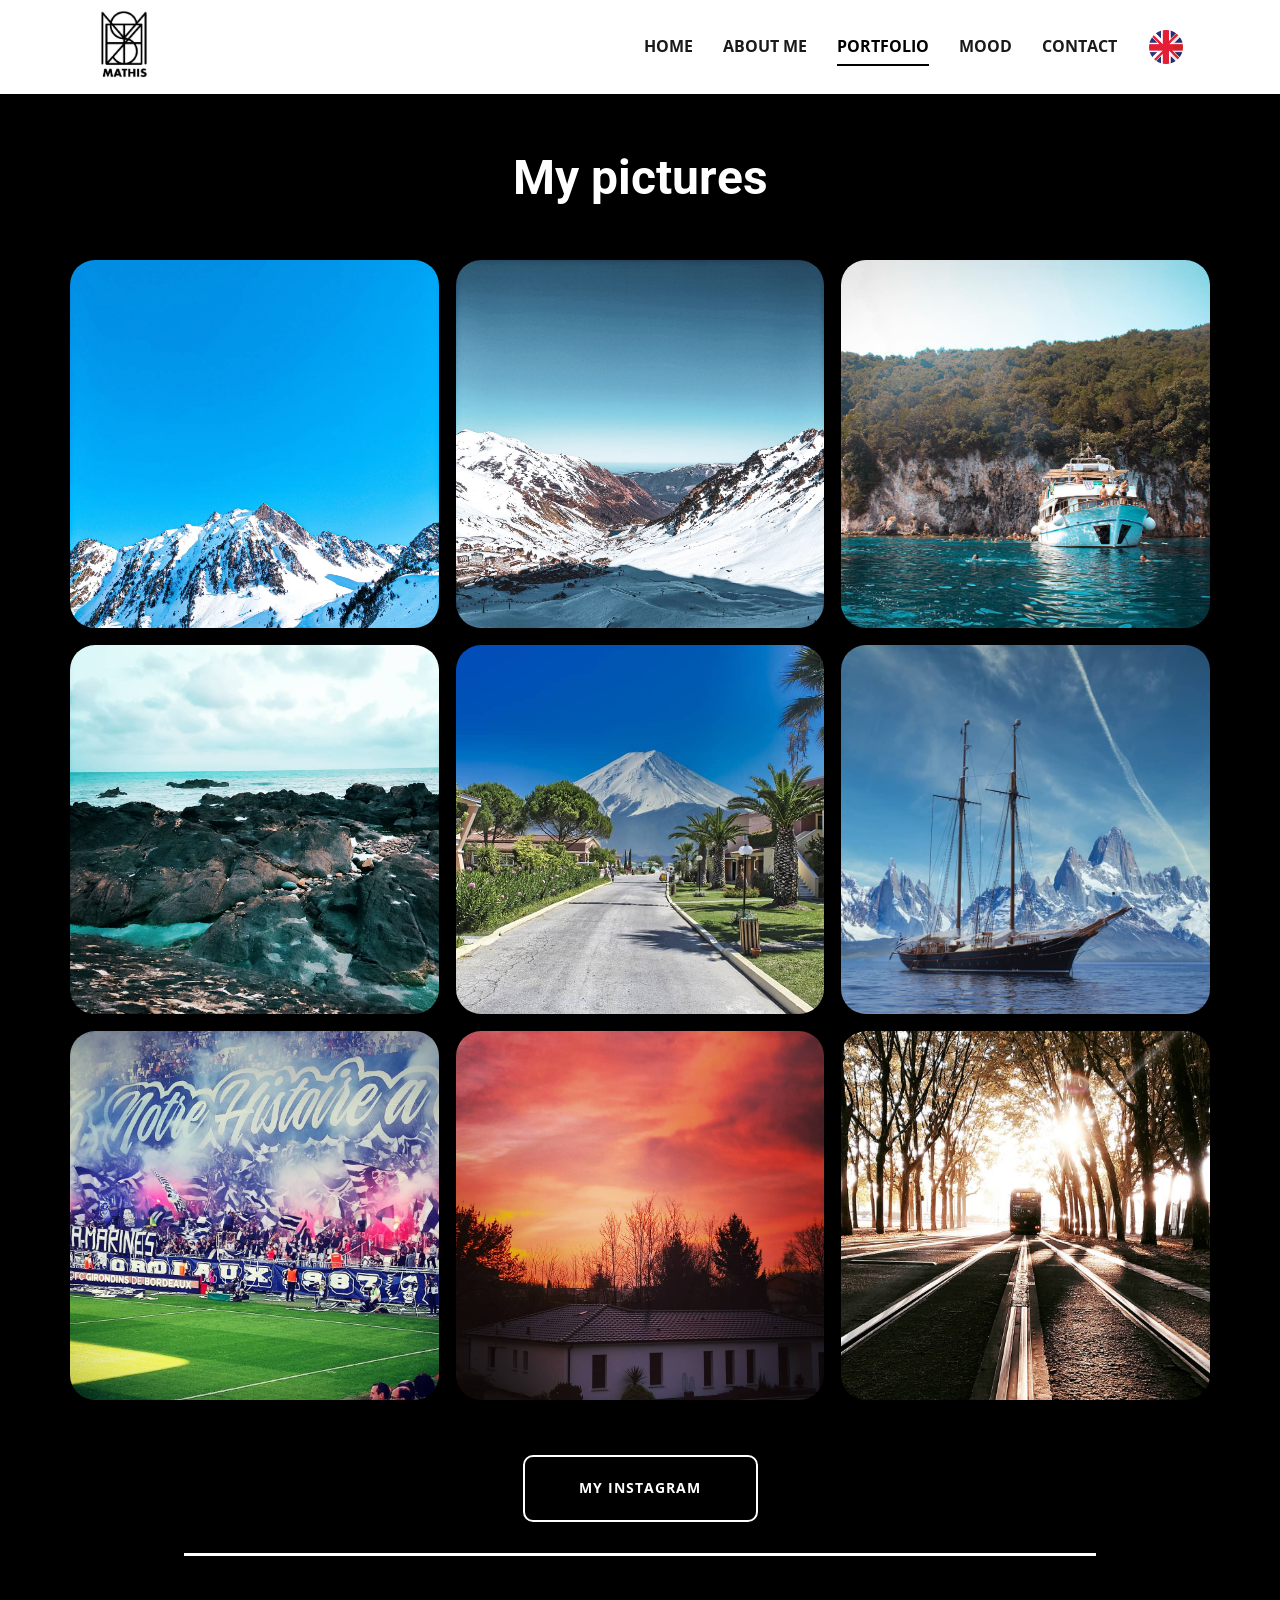
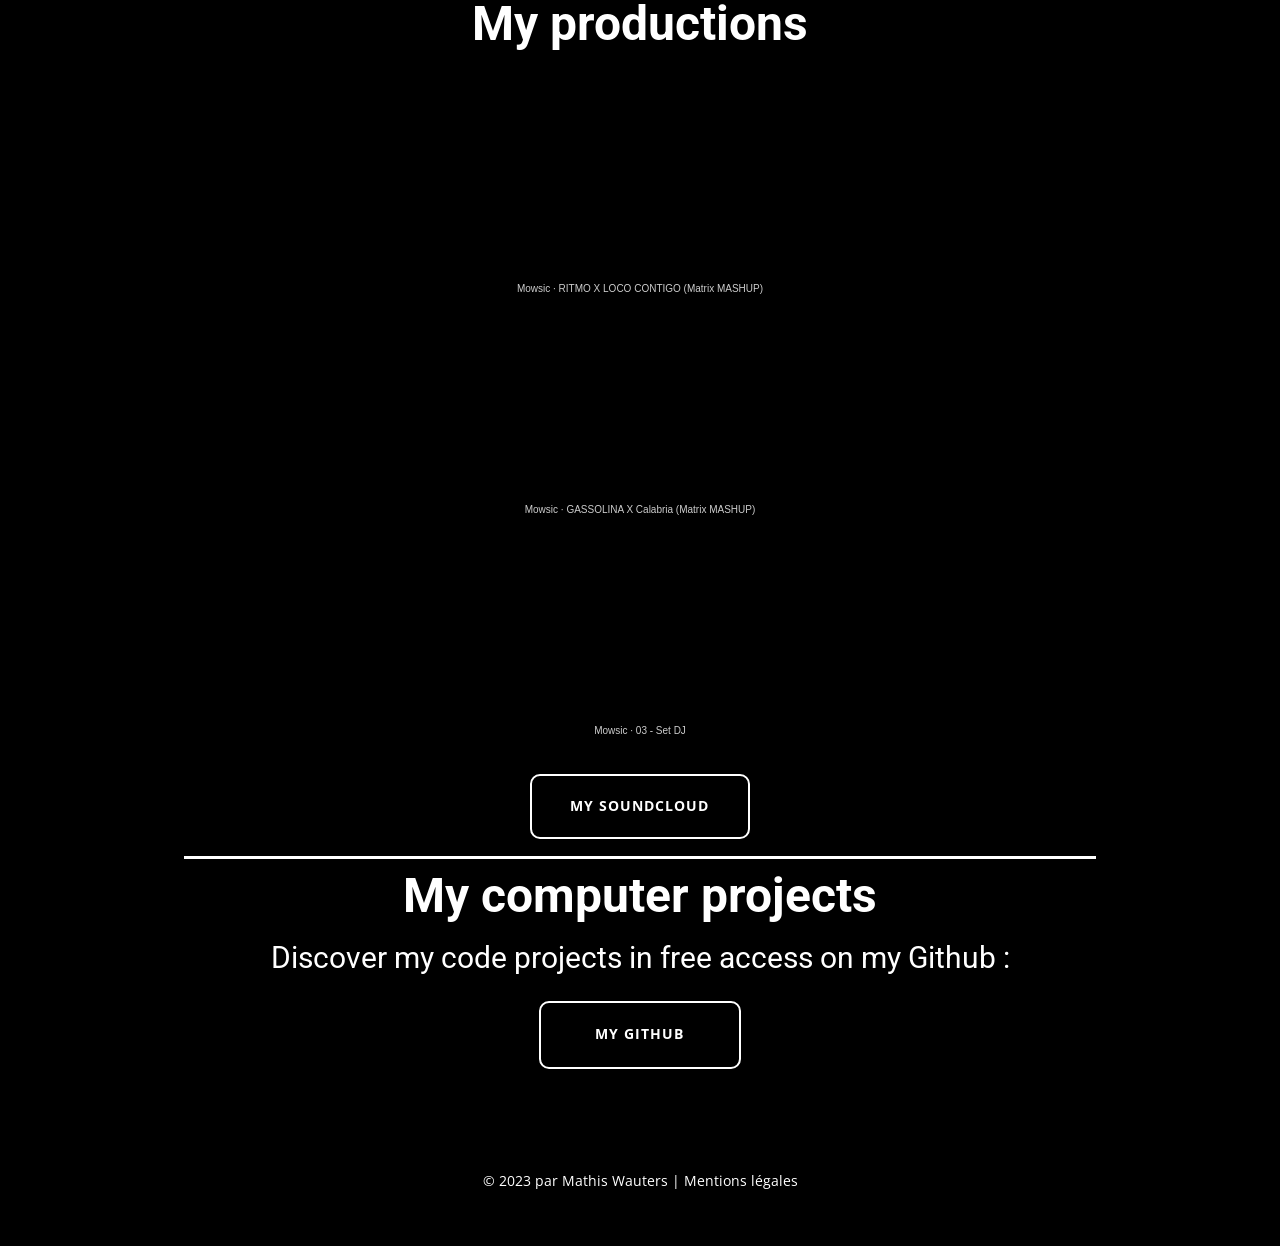
<file: en/Mathis-WAUTERS---Portfolio.html>
<!DOCTYPE html>
<html style="font-size: 16px;" lang="fr-FR">
  <head>
    <meta name="viewport" content="width=device-width, initial-scale=1.0">
    <meta charset="utf-8">
    <meta name="keywords" content="Mes photographies">
    <meta name="description" content="">
    <meta name="robots" content="noindex">
    <meta name="page_type" content="np-template-header-footer-from-plugin">
    <title>Mathis WAUTERS - Portfolio</title>
    <link rel="stylesheet" href="nicepage.css" media="screen">
<link rel="stylesheet" href="Mathis-WAUTERS---Portfolio.css" media="screen">
    <script class="u-script" type="text/javascript" src="jquery.js" defer=""></script>
    <script class="u-script" type="text/javascript" src="nicepage.js" defer=""></script>
    <link rel="icon" href="images/favicon4.jpg">
    <link id="u-theme-google-font" rel="stylesheet" href="https://fonts.googleapis.com/css?family=Roboto:100,100i,300,300i,400,400i,500,500i,700,700i,900,900i|Open+Sans:300,300i,400,400i,500,500i,600,600i,700,700i,800,800i">
    
    
    
    
    <script type="application/ld+json">{
		"@context": "http://schema.org",
		"@type": "Organization",
		"name": "Mathis WAUTERS EN",
		"logo": "images/petit16107080952654.jpg"
}</script>
    <meta name="theme-color" content="#478ac9">
    <meta property="og:title" content="Mathis WAUTERS - Portfolio">
    <meta property="og:description" content="">
    <meta property="og:type" content="website">
  </head>
  <body class="u-body u-xl-mode"><header class="u-border-2 u-border-black u-border-no-left u-border-no-right u-border-no-top u-clearfix u-custom-border u-header u-header" id="sec-82a1"><div class="u-clearfix u-sheet u-sheet-1">
        <a href="https://mathiswauters.fr" class="u-image u-logo u-image-1" data-image-width="353" data-image-height="403" title="Mathis WAUTERS - Accueil">
          <img src="images/petit16107080952654.jpg" class="u-logo-image u-logo-image-1">
        </a>
        <nav class="u-menu u-menu-dropdown u-offcanvas u-menu-1" data-position="Menu">
          <div class="menu-collapse" style="font-size: 1rem; letter-spacing: 0px; font-weight: 700; text-transform: uppercase;">
            <a class="u-button-style u-custom-active-border-color u-custom-border u-custom-border-color u-custom-borders u-custom-hover-border-color u-custom-left-right-menu-spacing u-custom-padding-bottom u-custom-text-active-color u-custom-text-color u-custom-text-hover-color u-custom-top-bottom-menu-spacing u-nav-link u-text-active-palette-1-base u-text-hover-palette-2-base" href="#">
              <svg class="u-svg-link" viewBox="0 0 24 24"><use xmlns:xlink="http://www.w3.org/1999/xlink" xlink:href="#menu-hamburger"></use></svg>
              <svg class="u-svg-content" version="1.1" id="menu-hamburger" viewBox="0 0 16 16" x="0px" y="0px" xmlns:xlink="http://www.w3.org/1999/xlink" xmlns="http://www.w3.org/2000/svg"><g><rect y="1" width="16" height="2"></rect><rect y="7" width="16" height="2"></rect><rect y="13" width="16" height="2"></rect>
</g></svg>
            </a>
          </div>
          <div class="u-custom-menu u-nav-container">
            <ul class="u-nav u-spacing-30 u-unstyled u-nav-1"><li class="u-nav-item"><a class="u-border-2 u-border-active-black u-border-hover-black u-border-no-left u-border-no-right u-border-no-top u-button-style u-nav-link u-text-active-black u-text-grey-90 u-text-hover-grey-90" href="Mathis-WAUTERS---Home.html" style="padding: 10px 0px;">Home</a>
</li><li class="u-nav-item"><a class="u-border-2 u-border-active-black u-border-hover-black u-border-no-left u-border-no-right u-border-no-top u-button-style u-nav-link u-text-active-black u-text-grey-90 u-text-hover-grey-90" href="Mathis-WAUTERS---About-me.html" style="padding: 10px 0px;">About me</a>
</li><li class="u-nav-item"><a class="u-border-2 u-border-active-black u-border-hover-black u-border-no-left u-border-no-right u-border-no-top u-button-style u-nav-link u-text-active-black u-text-grey-90 u-text-hover-grey-90" href="Mathis-WAUTERS---Portfolio.html" style="padding: 10px 0px;">Portfolio</a>
</li><li class="u-nav-item"><a class="u-border-2 u-border-active-black u-border-hover-black u-border-no-left u-border-no-right u-border-no-top u-button-style u-nav-link u-text-active-black u-text-grey-90 u-text-hover-grey-90" href="MOOD.html" style="padding: 10px 0px;">MOOD</a>
</li><li class="u-nav-item"><a class="u-border-2 u-border-active-black u-border-hover-black u-border-no-left u-border-no-right u-border-no-top u-button-style u-nav-link u-text-active-black u-text-grey-90 u-text-hover-grey-90" href="Mathis-WAUTERS---Contact.html" style="padding: 10px 0px;">Contact</a>
</li></ul>
          </div>
          <div class="u-custom-menu u-nav-container-collapse">
            <div class="u-black u-container-style u-inner-container-layout u-opacity u-opacity-95 u-sidenav">
              <div class="u-inner-container-layout u-sidenav-overflow">
                <div class="u-menu-close"></div>
                <ul class="u-align-center u-nav u-popupmenu-items u-unstyled u-nav-2"><li class="u-nav-item"><a class="u-button-style u-nav-link" href="Mathis-WAUTERS---Home.html" style="padding: 10px 0px;">Home</a>
</li><li class="u-nav-item"><a class="u-button-style u-nav-link" href="Mathis-WAUTERS---About-me.html" style="padding: 10px 0px;">About me</a>
</li><li class="u-nav-item"><a class="u-button-style u-nav-link" href="Mathis-WAUTERS---Portfolio.html" style="padding: 10px 0px;">Portfolio</a>
</li><li class="u-nav-item"><a class="u-button-style u-nav-link" href="MOOD.html" style="padding: 10px 0px;">MOOD</a>
</li><li class="u-nav-item"><a class="u-button-style u-nav-link" href="Mathis-WAUTERS---Contact.html" style="padding: 10px 0px;">Contact</a>
</li></ul>
              </div>
            </div>
            <div class="u-black u-menu-overlay u-opacity u-opacity-70"></div>
          </div>
        </nav><span class="u-file-icon u-icon u-icon-1" data-href="http://en.mathiswauters.fr"><img src="images/323329.png" alt=""></span>
      </div></header>
    <section class="u-align-center u-black u-clearfix u-section-1" id="carousel_726d">
      <div class="u-clearfix u-sheet u-sheet-1">
        <h1 class="u-text u-text-default u-text-1">
          <span style="font-weight: 700;">My pictures</span>
        </h1>
        <div class="u-expanded-width u-gallery u-layout-grid u-lightbox u-show-text-on-hover u-gallery-1">
          <div class="u-gallery-inner u-gallery-inner-1">
            <div class="u-effect-fade u-effect-hover-zoom u-gallery-item u-radius-25 u-shape-round" data-href="https://www.instagram.com/m_photograph_w/">
              <div class="u-back-slide" data-image-width="1440" data-image-height="1440">
                <img class="u-back-image u-expanded" src="images/m_photograph_w_272269101_507836300653295_4357931822755192570_n.webp1.jpg">
              </div>
              <div class="u-over-slide u-shading u-over-slide-1">
                <h3 class="u-gallery-heading"></h3>
                <p class="u-gallery-text"></p>
              </div>
            </div>
            <div class="u-effect-fade u-effect-hover-zoom u-gallery-item u-radius-25 u-shape-round" data-href="https://www.instagram.com/m_photograph_w/">
              <div class="u-back-slide" data-image-width="1440" data-image-height="1440">
                <img class="u-back-image u-expanded" src="images/m_photograph_w_272590508_330582802279215_309688231191392031_n.webp1.jpg">
              </div>
              <div class="u-over-slide u-shading u-over-slide-2">
                <h3 class="u-gallery-heading"></h3>
                <p class="u-gallery-text"></p>
              </div>
            </div>
            <div class="u-effect-fade u-effect-hover-zoom u-gallery-item u-radius-25 u-shape-round" data-href="https://www.instagram.com/m_photograph_w/">
              <div class="u-back-slide" data-image-width="1440" data-image-height="961">
                <img class="u-back-image u-expanded" src="images/m_photograph_w_265536562_488034739260602_5098464290645662463_n1.jpg">
              </div>
              <div class="u-over-slide u-shading u-over-slide-3">
                <h3 class="u-gallery-heading"></h3>
                <p class="u-gallery-text"></p>
              </div>
            </div>
            <div class="u-effect-fade u-effect-hover-zoom u-gallery-item u-radius-25 u-shape-round" data-href="https://www.instagram.com/m_photograph_w/">
              <div class="u-back-slide" data-image-width="1440" data-image-height="1800">
                <img class="u-back-image u-expanded" src="images/m_photograph_w_257789871_1011649352948619_3367732239280201603_n1.jpg">
              </div>
              <div class="u-over-slide u-shading u-over-slide-4">
                <h3 class="u-gallery-heading"></h3>
                <p class="u-gallery-text"></p>
              </div>
            </div>
            <div class="u-effect-fade u-effect-hover-zoom u-gallery-item u-radius-25 u-shape-round" data-href="https://www.instagram.com/m_photograph_w/">
              <div class="u-back-slide" data-image-width="1080" data-image-height="720">
                <img class="u-back-image u-expanded" src="images/m_photograph_w_126867096_1606281949550675_2059816653429050673_n1.jpg">
              </div>
              <div class="u-over-slide u-shading u-over-slide-5">
                <h3 class="u-gallery-heading"></h3>
                <p class="u-gallery-text"></p>
              </div>
            </div>
            <div class="u-effect-fade u-effect-hover-zoom u-gallery-item u-radius-25 u-shape-round" data-href="https://www.instagram.com/m_photograph_w/">
              <div class="u-back-slide" data-image-width="1080" data-image-height="893">
                <img class="u-back-image u-expanded" src="images/m_photograph_w_127576365_376373830307190_1764811243852780384_n1.jpg">
              </div>
              <div class="u-over-slide u-shading u-over-slide-6">
                <h3 class="u-gallery-heading"></h3>
                <p class="u-gallery-text"></p>
              </div>
            </div>
            <div class="u-effect-fade u-effect-hover-zoom u-gallery-item u-radius-25 u-shape-round" data-href="https://www.instagram.com/m_photograph_w/">
              <div class="u-back-slide" data-image-width="1440" data-image-height="1080">
                <img class="u-back-image u-expanded" src="images/m_photograph_w_233664387_216167410433135_6800160400735454005_n1.jpg">
              </div>
              <div class="u-over-slide u-shading u-over-slide-7">
                <h3 class="u-gallery-heading"></h3>
                <p class="u-gallery-text"></p>
              </div>
            </div>
            <div class="u-effect-fade u-effect-hover-zoom u-gallery-item u-radius-25 u-shape-round" data-href="https://www.instagram.com/m_photograph_w/">
              <div class="u-back-slide" data-image-width="1440" data-image-height="1800">
                <img class="u-back-image u-expanded" src="images/m_photograph_w_267151386_1369997513449904_6617200968930032275_n.jpg">
              </div>
              <div class="u-over-slide u-shading u-over-slide-8">
                <h3 class="u-gallery-heading"></h3>
                <p class="u-gallery-text"></p>
              </div>
            </div>
            <div class="u-effect-fade u-effect-hover-zoom u-gallery-item u-radius-25 u-shape-round" data-href="https://www.instagram.com/m_photograph_w/">
              <div class="u-back-slide" data-image-width="1080" data-image-height="1080">
                <img class="u-back-image u-expanded" src="images/m_photograph_w_118661722_146486307117210_1264109548698439143_n1.jpg">
              </div>
              <div class="u-over-slide u-shading u-over-slide-9">
                <h3 class="u-gallery-heading"></h3>
                <p class="u-gallery-text"></p>
              </div>
            </div>
          </div>
        </div>
        <a href="https://instagram.com/m_photograph_w" class="u-align-center u-black u-border-2 u-border-white u-btn u-btn-round u-button-style u-hover-white u-radius-10 u-btn-1">MY instagram</a>
        <div class="u-border-3 u-border-white u-line u-line-horizontal u-line-1"></div>
        <h1 class="u-text u-text-default u-text-2">My productions</h1>
        <div class="u-align-center u-container-style u-group u-group-1">
          <div class="u-container-layout">
            <div class="u-clearfix u-custom-html u-expanded-width u-custom-html-1">
              <iframe width="100%" height="166" scrolling="no" frameborder="no" allow="autoplay" src="https://w.soundcloud.com/player/?url=https%3A//api.soundcloud.com/tracks/832876669&amp;color=%23040404&amp;auto_play=false&amp;hide_related=false&amp;show_comments=true&amp;show_user=true&amp;show_reposts=false&amp;show_teaser=true"></iframe>
              <div style="font-size: 10px; color: #cccccc;line-break: anywhere;word-break: normal;overflow: hidden;white-space: nowrap;text-overflow: ellipsis; font-family: Interstate,Lucida Grande,Lucida Sans Unicode,Lucida Sans,Garuda,Verdana,Tahoma,sans-serif;font-weight: 100;">
                <a href="https://soundcloud.com/mathis-wauters" title="Mowsic" target="_blank" style="color: #cccccc; text-decoration: none;">Mowsic</a> · <a href="https://soundcloud.com/mathis-wauters/ritmo-x-loco-contigo-matrix" title="RITMO X LOCO CONTIGO (Matrix MASHUP)" target="_blank" style="color: #cccccc; text-decoration: none;">RITMO X LOCO CONTIGO (Matrix MASHUP)</a>
              </div>
            </div>
            <div class="u-clearfix u-custom-html u-expanded-width u-custom-html-2">
              <iframe width="100%" height="166" scrolling="no" frameborder="no" allow="autoplay" src="https://w.soundcloud.com/player/?url=https%3A//api.soundcloud.com/tracks/832719145&amp;color=%230c0a1f&amp;auto_play=false&amp;hide_related=false&amp;show_comments=true&amp;show_user=true&amp;show_reposts=false&amp;show_teaser=true"></iframe>
              <div style="font-size: 10px; color: #cccccc;line-break: anywhere;word-break: normal;overflow: hidden;white-space: nowrap;text-overflow: ellipsis; font-family: Interstate,Lucida Grande,Lucida Sans Unicode,Lucida Sans,Garuda,Verdana,Tahoma,sans-serif;font-weight: 100;">
                <a href="https://soundcloud.com/mathis-wauters" title="Mowsic" target="_blank" style="color: #cccccc; text-decoration: none;">Mowsic</a> · <a href="https://soundcloud.com/mathis-wauters/gassolina-x-calabria-matrix" title="GASSOLINA X Calabria (Mowsic MASHUP)" target="_blank" style="color: #cccccc; text-decoration: none;">GASSOLINA X Calabria (Matrix MASHUP)</a>
              </div>
            </div>
            <div class="u-clearfix u-custom-html u-expanded-width u-custom-html-3">
              <iframe width="100%" height="166" scrolling="no" frameborder="no" allow="autoplay" src="https://w.soundcloud.com/player/?url=https%3A//api.soundcloud.com/tracks/1314220273&amp;color=%23040404&amp;auto_play=false&amp;hide_related=false&amp;show_comments=true&amp;show_user=true&amp;show_reposts=false&amp;show_teaser=true"></iframe>
              <div style="font-size: 10px; color: #cccccc;line-break: anywhere;word-break: normal;overflow: hidden;white-space: nowrap;text-overflow: ellipsis; font-family: Interstate,Lucida Grande,Lucida Sans Unicode,Lucida Sans,Garuda,Verdana,Tahoma,sans-serif;font-weight: 100;">
                <a href="https://soundcloud.com/mathis-wauters" title="Mowsic" target="_blank" style="color: #cccccc; text-decoration: none;">Mowsic</a> · <a href="https://soundcloud.com/mathis-wauters/03-set-dj" title="03 - Set DJ" target="_blank" style="color: #cccccc; text-decoration: none;">03 - Set DJ</a>
              </div>
            </div>
          </div>
        </div>
        <a href="https://soundcloud.com/mathis-wauters" class="u-align-center u-black u-border-2 u-border-white u-btn u-btn-round u-button-style u-hover-white u-radius-10 u-btn-2">My Soundcloud</a>
        <div class="u-border-3 u-border-white u-line u-line-horizontal u-line-2"></div>
      </div>
    </section>
    <section class="u-black u-clearfix u-section-2" id="sec-147d">
      <div class="u-clearfix u-sheet u-sheet-1">
        <h1 class="u-text u-text-default u-text-1">My computer projects</h1>
        <h3 class="u-text u-text-default u-text-2"> Discover my code projects in free access on my Github :</h3>
        <a href="https://github.com/DrPicode" class="u-align-center u-black u-border-2 u-border-white u-btn u-btn-round u-button-style u-hover-white u-radius-10 u-btn-1">My GITHUB</a>
      </div>
    </section>
    
    
    
    <footer class="u-align-center u-black u-clearfix u-footer u-footer" id="sec-4aad"><div class="u-clearfix u-sheet u-valign-middle u-sheet-1">
        <p class="u-small-text u-text u-text-variant u-text-1">
          <br>© 2023 par Mathis Wauters | <a href="files/Legalnotice-1.pdf" class="u-active-none u-border-none u-btn u-button-link u-button-style u-file-link u-hover-none u-none u-text-body-alt-color u-btn-1">Mentions légales</a>
        </p>
      </div></footer>
  </body>
</html>
</file>
